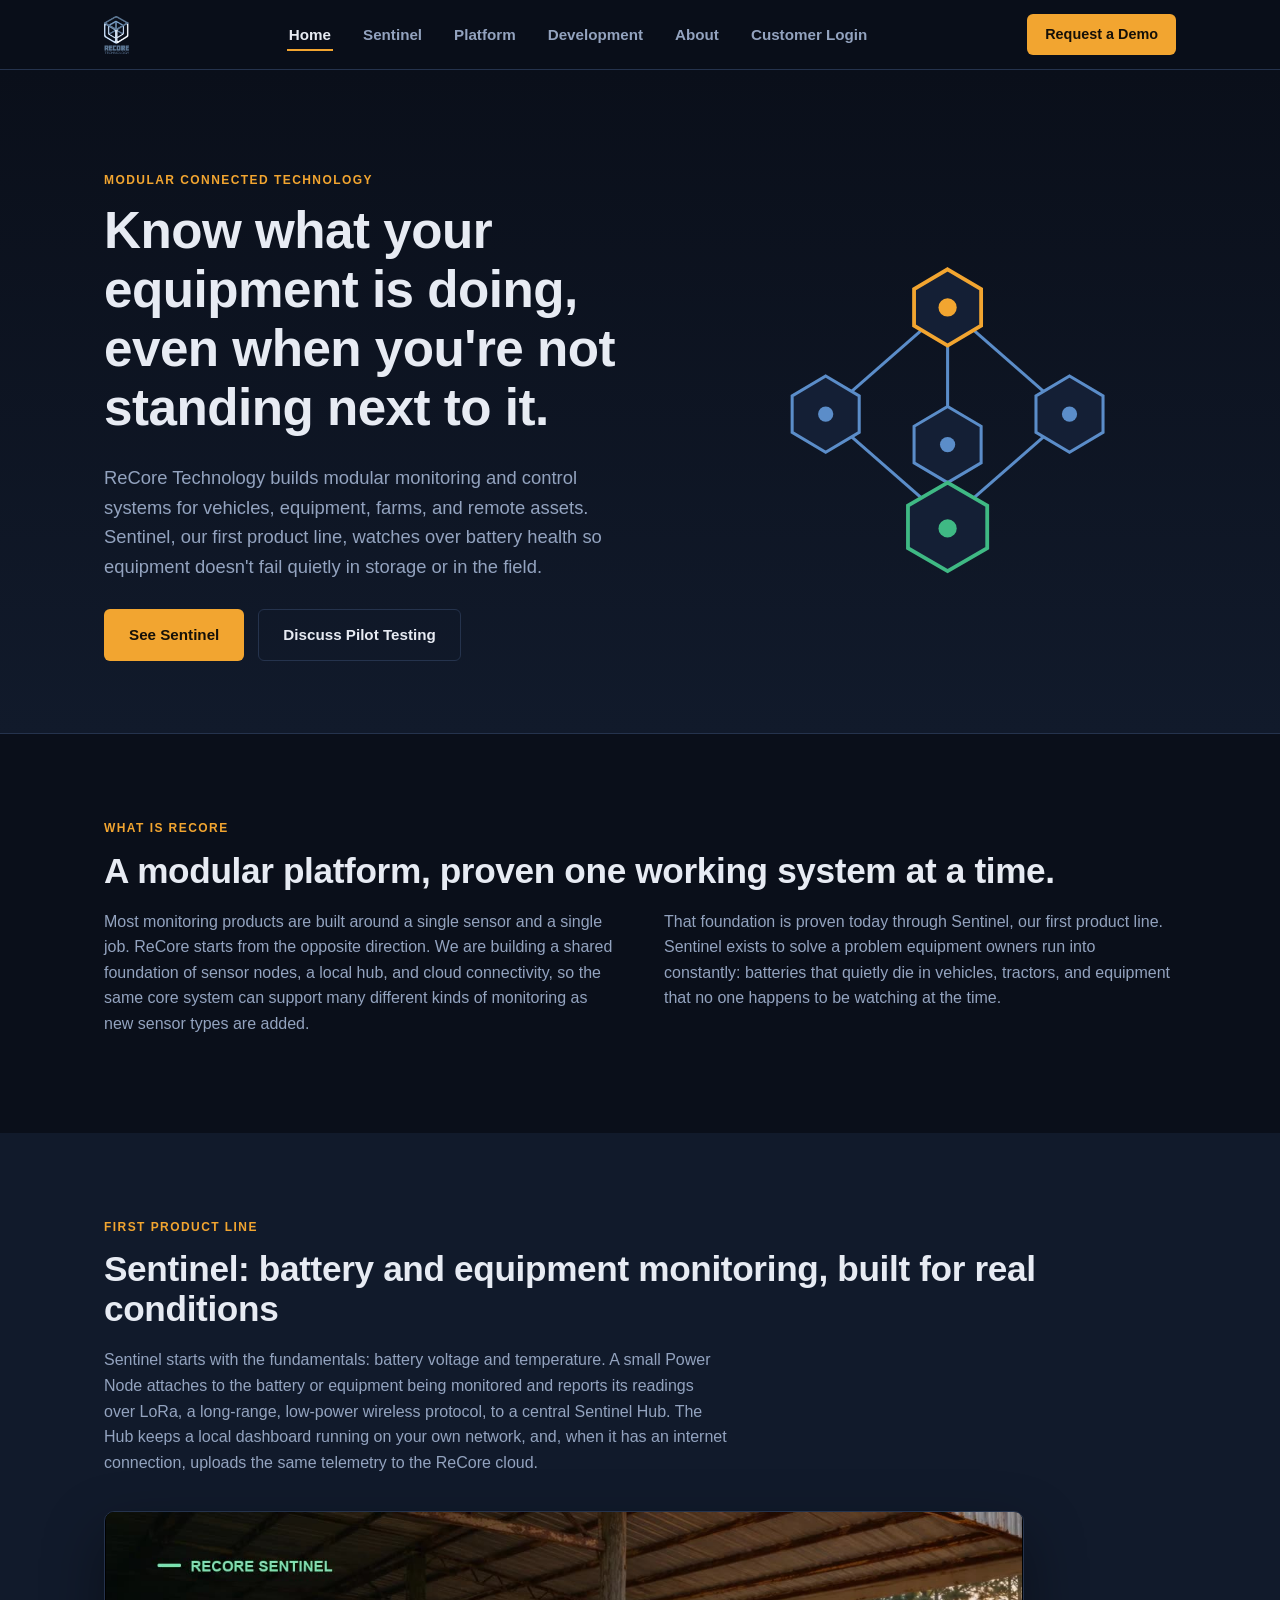
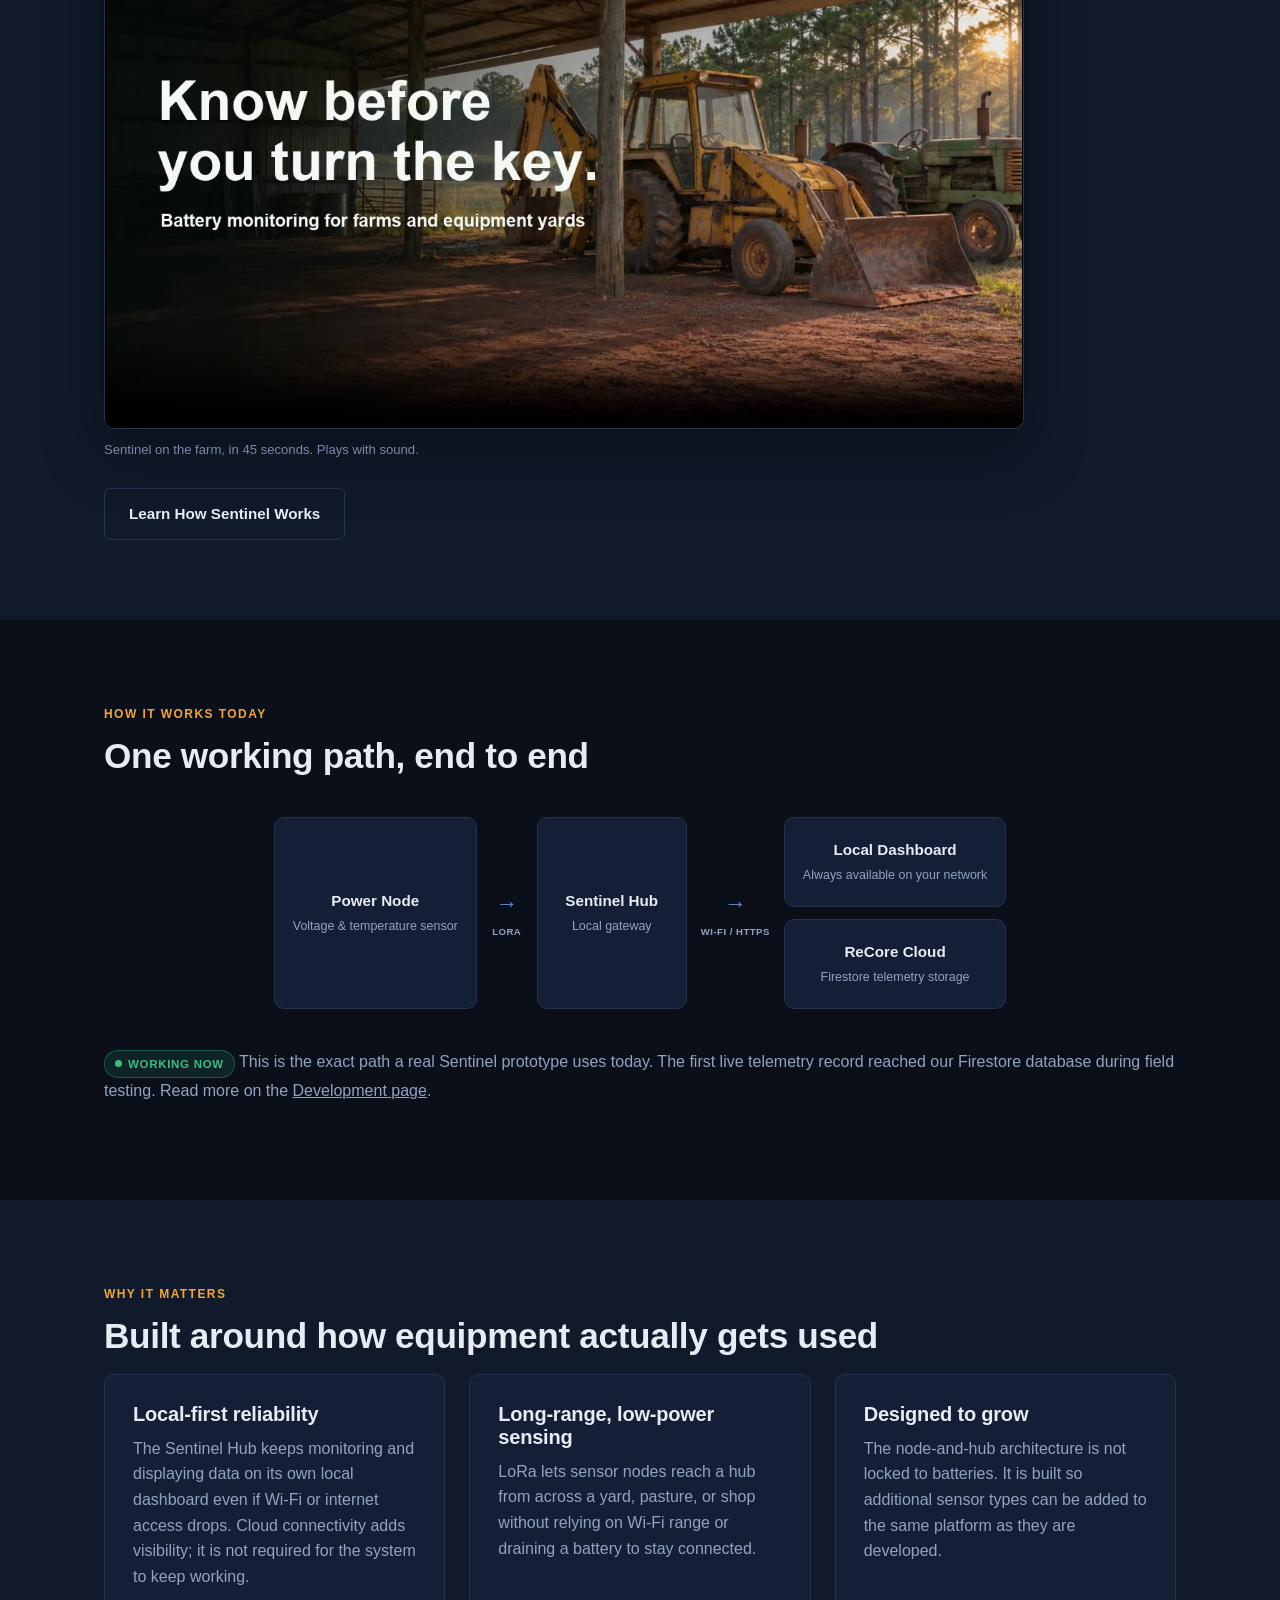
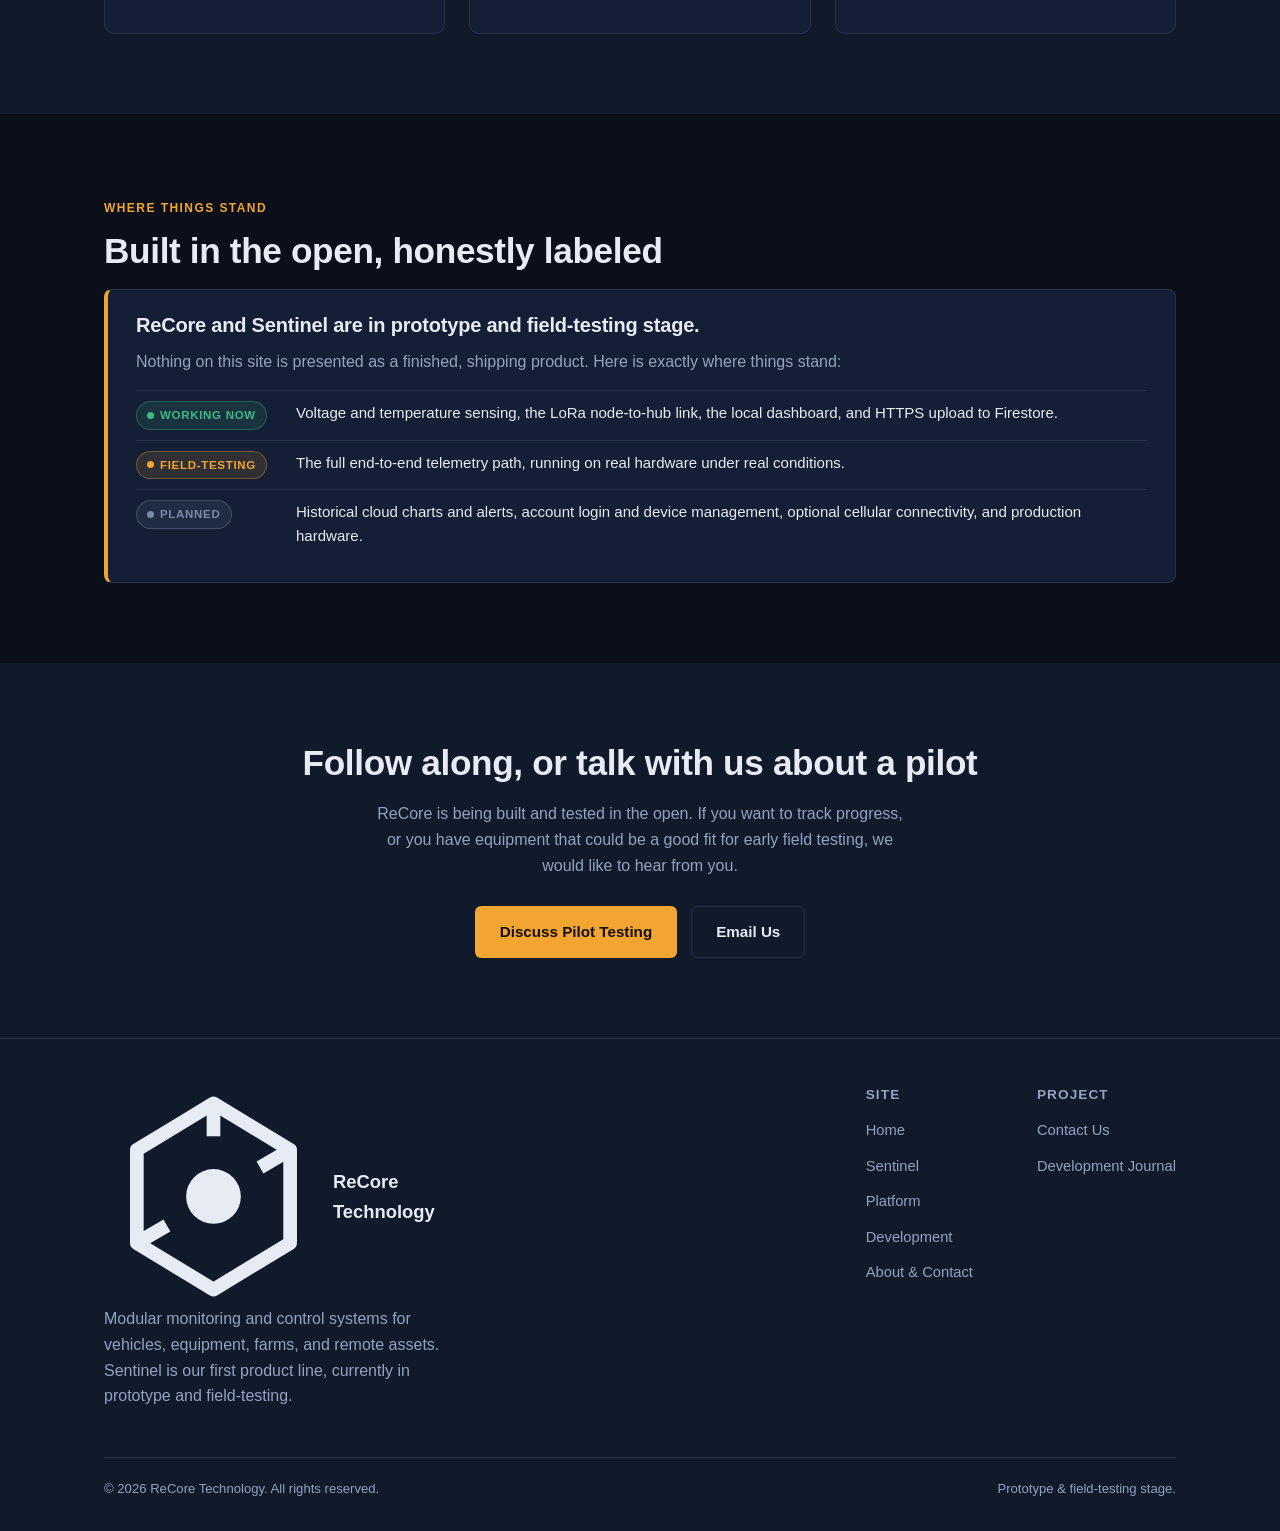
<file: index.html>
<!DOCTYPE html>
<html lang="en">
<head>
<meta charset="UTF-8">
<meta name="viewport" content="width=device-width, initial-scale=1.0">
<title>ReCore Technology | Modular Monitoring for the Equipment You Rely On</title>
<meta name="description" content="ReCore Technology builds modular monitoring and control systems for vehicles, equipment, farms, and remote assets. Sentinel, our first product line, monitors battery health today.">
<link rel="icon" href="assets/favicon.svg" type="image/svg+xml">
<meta property="og:title" content="ReCore Technology">
<meta property="og:description" content="Modular monitoring and control systems for vehicles, equipment, farms, and remote assets, starting with Sentinel.">
<meta property="og:type" content="website">
<meta name="theme-color" content="#0a0f1a">
<link rel="stylesheet" href="css/styles.css">
</head>
<body>
<a class="skip-link" href="#main">Skip to content</a>
<header class="site-header">
<nav class="nav-wrap" aria-label="Primary">
<a class="brand" href="index.html">
<img src="assets/logo.png" alt="ReCore Technology" class="brand-logo">
</a>
<button class="nav-toggle" type="button" aria-expanded="false" aria-controls="primary-nav" aria-label="Toggle navigation">&#9776;</button>
<ul class="nav-links" id="primary-nav">
<li><a href="index.html" aria-current="page">Home</a></li>
<li><a href="sentinel.html">Sentinel</a></li>
<li><a href="platform.html">Platform</a></li>
<li><a href="development.html">Development</a></li>
<li><a href="about.html">About</a></li>
<li><a href="app/">Customer Login</a></li>
</ul>
<a class="nav-cta" href="about.html#contact">Request a Demo</a>
</nav>
</header>
<main id="main">
<section class="hero">
<div class="container hero-grid">
<div>
<p class="eyebrow">Modular Connected Technology</p>
<h1>Know what your equipment is doing, even when you're not standing next to it.</h1>
<p class="lead">ReCore Technology builds modular monitoring and control systems for vehicles, equipment, farms, and remote assets. Sentinel, our first product line, watches over battery health so equipment doesn't fail quietly in storage or in the field.</p>
<div class="btn-row">
<a class="btn btn-primary" href="sentinel.html">See Sentinel</a>
<a class="btn btn-secondary" href="about.html#contact">Discuss Pilot Testing</a>
</div>
</div>
<div class="hero-art">
<svg viewBox="0 0 300 260" width="100%" height="auto" role="img" aria-label="Diagram of connected sensor nodes">
<g fill="none" stroke="#5b8dc9" stroke-width="2">
<line x1="150" y1="60" x2="70" y2="130"/>
<line x1="150" y1="60" x2="230" y2="130"/>
<line x1="150" y1="60" x2="150" y2="150"/>
<line x1="70" y1="130" x2="150" y2="200"/>
<line x1="230" y1="130" x2="150" y2="200"/>
<line x1="150" y1="150" x2="150" y2="200"/>
</g>
<g>
<polygon points="150,35 172,48 172,72 150,85 128,72 128,48" fill="#141f35" stroke="#f2a530" stroke-width="2.5"/>
<circle cx="150" cy="60" r="6" fill="#f2a530"/>
</g>
<g>
<polygon points="70,105 92,118 92,142 70,155 48,142 48,118" fill="#141f35" stroke="#5b8dc9" stroke-width="2"/>
<circle cx="70" cy="130" r="5" fill="#5b8dc9"/>
</g>
<g>
<polygon points="230,105 252,118 252,142 230,155 208,142 208,118" fill="#141f35" stroke="#5b8dc9" stroke-width="2"/>
<circle cx="230" cy="130" r="5" fill="#5b8dc9"/>
</g>
<g>
<polygon points="150,125 172,138 172,162 150,175 128,162 128,138" fill="#141f35" stroke="#5b8dc9" stroke-width="2"/>
<circle cx="150" cy="150" r="5" fill="#5b8dc9"/>
</g>
<g>
<polygon points="150,175 176,190 176,218 150,233 124,218 124,190" fill="#141f35" stroke="#3fb984" stroke-width="2.5"/>
<circle cx="150" cy="205" r="6" fill="#3fb984"/>
</g>
</svg>
</div>
</div>
</section>
<section class="section">
<div class="container">
<p class="eyebrow">What Is ReCore</p>
<h2>A modular platform, proven one working system at a time.</h2>
<div class="two-col">
<p>Most monitoring products are built around a single sensor and a single job. ReCore starts from the opposite direction. We are building a shared foundation of sensor nodes, a local hub, and cloud connectivity, so the same core system can support many different kinds of monitoring as new sensor types are added.</p>
<p>That foundation is proven today through Sentinel, our first product line. Sentinel exists to solve a problem equipment owners run into constantly: batteries that quietly die in vehicles, tractors, and equipment that no one happens to be watching at the time.</p>
</div>
</div>
</section>
<section class="section section-alt">
<div class="container">
<p class="eyebrow">First Product Line</p>
<h2>Sentinel: battery and equipment monitoring, built for real conditions</h2>
<p style="max-width:70ch">Sentinel starts with the fundamentals: battery voltage and temperature. A small Power Node attaches to the battery or equipment being monitored and reports its readings over LoRa, a long-range, low-power wireless protocol, to a central Sentinel Hub. The Hub keeps a local dashboard running on your own network, and, when it has an internet connection, uploads the same telemetry to the ReCore cloud.</p>
<figure class="video-figure">
<video controls playsinline preload="metadata" poster="assets/video/sentinel-farm-story-poster.jpg" aria-label="Sentinel farm story video">
<source src="assets/video/sentinel-farm-story.mp4" type="video/mp4">
<a href="assets/video/sentinel-farm-story.mp4">Watch the Sentinel farm story video</a>
</video>
<figcaption>Sentinel on the farm, in 45 seconds. Plays with sound.</figcaption>
</figure>
<div class="btn-row">
<a class="btn btn-secondary" href="sentinel.html">Learn How Sentinel Works</a>
</div>
</div>
</section>
<section class="section">
<div class="container">
<p class="eyebrow">How It Works Today</p>
<h2>One working path, end to end</h2>
<div class="diagram">
<div class="diagram-node"><strong>Power Node</strong><span>Voltage &amp; temperature sensor</span></div>
<div class="diagram-arrow">&#8594;<small>LoRa</small></div>
<div class="diagram-node"><strong>Sentinel Hub</strong><span>Local gateway</span></div>
<div class="diagram-arrow">&#8594;<small>Wi&#8209;Fi / HTTPS</small></div>
<div class="diagram-col">
<div class="diagram-branch">
<div class="diagram-node"><strong>Local Dashboard</strong><span>Always available on your network</span></div>
<div class="diagram-node"><strong>ReCore Cloud</strong><span>Firestore telemetry storage</span></div>
</div>
</div>
</div>
<p><span class="status status-working">Working now</span> This is the exact path a real Sentinel prototype uses today. The first live telemetry record reached our Firestore database during field testing. Read more on the <a href="development.html">Development page</a>.</p>
</div>
</section>
<section class="section section-alt">
<div class="container">
<p class="eyebrow">Why It Matters</p>
<h2>Built around how equipment actually gets used</h2>
<div class="grid grid-3">
<div class="card">
<h3>Local-first reliability</h3>
<p>The Sentinel Hub keeps monitoring and displaying data on its own local dashboard even if Wi-Fi or internet access drops. Cloud connectivity adds visibility; it is not required for the system to keep working.</p>
</div>
<div class="card">
<h3>Long-range, low-power sensing</h3>
<p>LoRa lets sensor nodes reach a hub from across a yard, pasture, or shop without relying on Wi-Fi range or draining a battery to stay connected.</p>
</div>
<div class="card">
<h3>Designed to grow</h3>
<p>The node-and-hub architecture is not locked to batteries. It is built so additional sensor types can be added to the same platform as they are developed.</p>
</div>
</div>
</div>
</section>
<section class="section">
<div class="container">
<p class="eyebrow">Where Things Stand</p>
<h2>Built in the open, honestly labeled</h2>
<div class="disclosure">
<h3>ReCore and Sentinel are in prototype and field-testing stage.</h3>
<p>Nothing on this site is presented as a finished, shipping product. Here is exactly where things stand:</p>
<table class="status-table">
<tr><td><span class="status status-working">Working now</span></td><td>Voltage and temperature sensing, the LoRa node-to-hub link, the local dashboard, and HTTPS upload to Firestore.</td></tr>
<tr><td><span class="status status-testing">Field-testing</span></td><td>The full end-to-end telemetry path, running on real hardware under real conditions.</td></tr>
<tr><td><span class="status status-planned">Planned</span></td><td>Historical cloud charts and alerts, account login and device management, optional cellular connectivity, and production hardware.</td></tr>
</table>
</div>
</div>
</section>
<section class="section section-alt">
<div class="container" style="text-align:center">
<h2>Follow along, or talk with us about a pilot</h2>
<p style="max-width:60ch;margin:0 auto 8px">ReCore is being built and tested in the open. If you want to track progress, or you have equipment that could be a good fit for early field testing, we would like to hear from you.</p>
<div class="btn-row" style="justify-content:center">
<a class="btn btn-primary" href="about.html#contact">Discuss Pilot Testing</a>
<a class="btn btn-secondary" href="mailto:info@recoretechnology.com">Email Us</a>
</div>
</div>
</section>
</main>
<footer class="site-footer">
<div class="container">
<div class="footer-grid">
<div class="footer-brand">
<a class="brand" href="index.html">
<svg viewBox="0 0 40 40" aria-hidden="true"><polygon points="20,3 34,11.5 34,28.5 20,37 6,28.5 6,11.5" fill="none" stroke="currentColor" stroke-width="2.5" stroke-linejoin="round"/><circle cx="20" cy="20" r="5" fill="currentColor"/><line x1="20" y1="3" x2="20" y2="9" stroke="currentColor" stroke-width="2.5"/><line x1="34" y1="11.5" x2="28.5" y2="14.7" stroke="currentColor" stroke-width="2.5"/><line x1="6" y1="28.5" x2="11.5" y2="25.3" stroke="currentColor" stroke-width="2.5"/></svg>
ReCore Technology
</a>
<p>Modular monitoring and control systems for vehicles, equipment, farms, and remote assets. Sentinel is our first product line, currently in prototype and field-testing.</p>
</div>
<div class="footer-cols">
<div class="footer-col">
<h4>Site</h4>
<ul>
<li><a href="index.html">Home</a></li>
<li><a href="sentinel.html">Sentinel</a></li>
<li><a href="platform.html">Platform</a></li>
<li><a href="development.html">Development</a></li>
<li><a href="about.html">About &amp; Contact</a></li>
</ul>
</div>
<div class="footer-col">
<h4>Project</h4>
<ul>
<li><a href="mailto:info@recoretechnology.com">Contact Us</a></li>
<li><a href="development.html#milestones">Development Journal</a></li>
</ul>
</div>
</div>
</div>
<div class="footer-bottom">
<span>&copy; <span data-year>2026</span> ReCore Technology. All rights reserved.</span>
<span>Prototype &amp; field-testing stage.</span>
</div>
</div>
</footer>
<script src="js/main.js"></script>
</body>
</html>
</file>
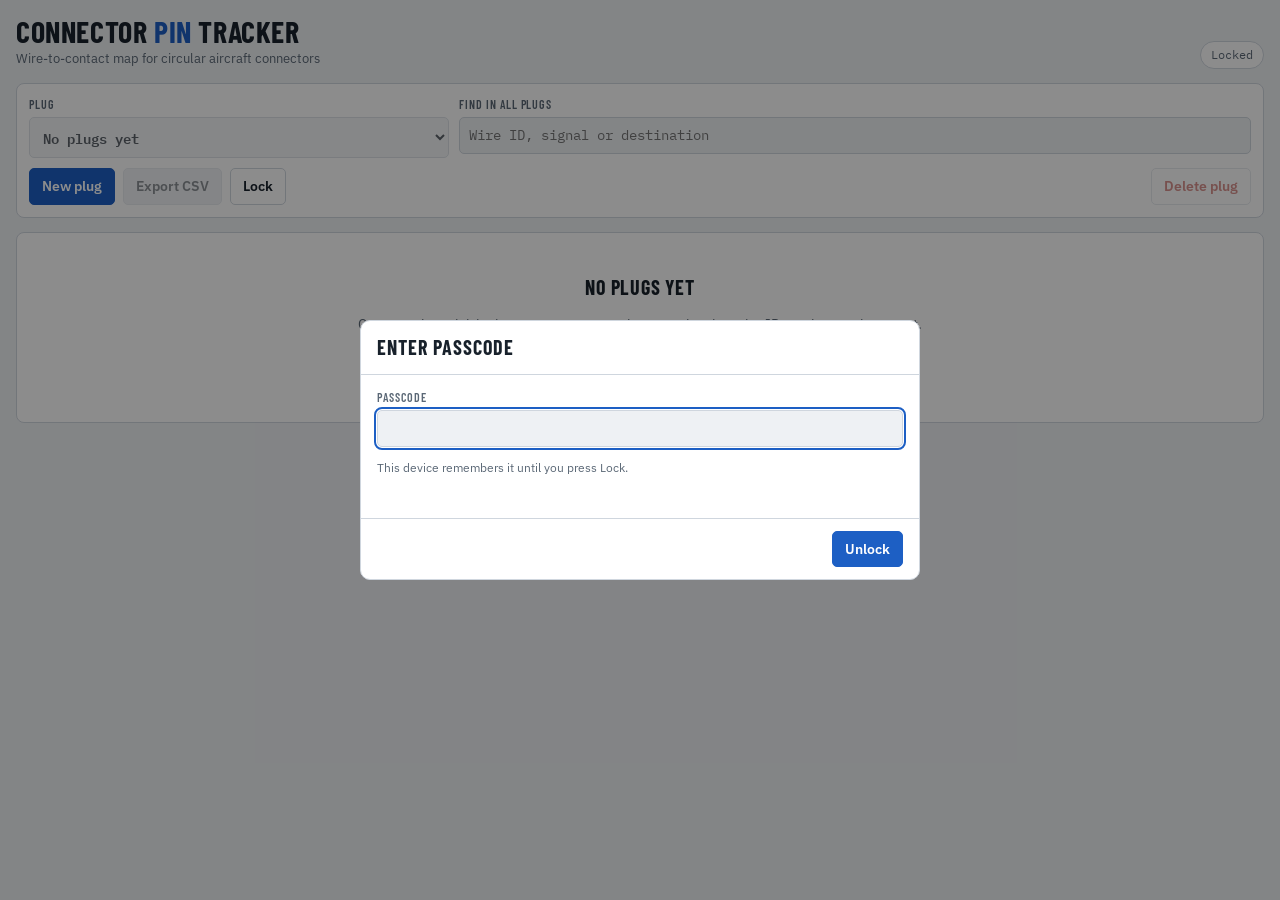
<file: pin-tracker/index.html>
<!doctype html>
<html lang="en">
<head>
<meta charset="utf-8">
<meta name="viewport" content="width=device-width,initial-scale=1,viewport-fit=cover">
<meta name="robots" content="noindex,nofollow">
<link rel="icon" href="/assets/favicon.svg" type="image/svg+xml">
<link rel="manifest" href="manifest.webmanifest">
<link rel="apple-touch-icon" href="icons/apple-touch-icon.png">
<meta name="apple-mobile-web-app-capable" content="yes">
<meta name="mobile-web-app-capable" content="yes">
<meta name="apple-mobile-web-app-title" content="Pin Tracker">
<meta name="apple-mobile-web-app-status-bar-style" content="default">
<meta name="theme-color" content="#eef1f4" media="(prefers-color-scheme: light)">
<meta name="theme-color" content="#0f1419" media="(prefers-color-scheme: dark)">
<title>Connector Pin Tracker</title>
<link rel="preconnect" href="https://fonts.googleapis.com">
<link rel="stylesheet" href="https://fonts.googleapis.com/css2?family=Barlow+Condensed:wght@500;600;700&family=IBM+Plex+Sans:wght@400;500;600&family=IBM+Plex+Mono:wght@400;500;600&display=swap">
<style>
[hidden]{display:none!important}
html{color-scheme:light}
body{margin:0}

/* Layout: work-bench split — entry sheet left, insert face right (sticky), stacks on phones */
:root{
  --bg:#eef1f4; --panel:#ffffff; --sunk:#e3e7ec; --line:#cfd6de; --fg:#18212b; --muted:#5b6876;
  --accent:#1d5fc4; --accent-ink:#ffffff; --hl:#f0a21a; --hl-soft:#fdf0d6; --match:#2c9a5b;
  --shell:#c9cfd6; --shell-edge:#9aa3ad; --insert:#7d3b26; --insert-dsub:#41464e; --insert-edge:#5b2817; --hole:#26140d; --gold:#d8b25a; --pin-ink:#fbe9df;
  --danger:#b3261e;
  --f-display:"Barlow Condensed","Arial Narrow",sans-serif;
  --f-body:"IBM Plex Sans",system-ui,-apple-system,"Segoe UI",sans-serif;
  --f-mono:"IBM Plex Mono",ui-monospace,Menlo,Consolas,monospace;
}
@media (prefers-color-scheme: dark){:root:not([data-theme="light"]){
  --bg:#0f1419; --panel:#171e26; --sunk:#1f2832; --line:#2c3743; --fg:#e4e9ee; --muted:#93a0ad;
  --accent:#5c9bff; --accent-ink:#06121f; --hl:#f5b33a; --hl-soft:#3a2d12; --match:#4cc581;
  --shell:#4a535d; --shell-edge:#6b757f; --insert:#6a3220; --insert-dsub:#2e3238; --insert-edge:#4a2013; --hole:#1a0c07; --gold:#e0bd68; --pin-ink:#f6dfd2;
  --danger:#ff7b72; color-scheme:dark}}
:root[data-theme="dark"]{
  --bg:#0f1419; --panel:#171e26; --sunk:#1f2832; --line:#2c3743; --fg:#e4e9ee; --muted:#93a0ad;
  --accent:#5c9bff; --accent-ink:#06121f; --hl:#f5b33a; --hl-soft:#3a2d12; --match:#4cc581;
  --shell:#4a535d; --shell-edge:#6b757f; --insert:#6a3220; --insert-dsub:#2e3238; --insert-edge:#4a2013; --hole:#1a0c07; --gold:#e0bd68; --pin-ink:#f6dfd2;
  --danger:#ff7b72; color-scheme:dark}
*{box-sizing:border-box}
body{background:var(--bg);color:var(--fg);font-family:var(--f-body);font-size:14px;line-height:1.45;
  padding-left:max(16px,env(safe-area-inset-left,0px));padding-right:max(16px,env(safe-area-inset-right,0px));padding-top:max(16px,env(safe-area-inset-top,0px));padding-bottom:max(40px,calc(env(safe-area-inset-bottom,0px) + 24px))}
.wrap{max-width:1400px;margin:0 auto;display:flex;flex-direction:column;gap:14px}
header.top{display:flex;flex-wrap:wrap;align-items:flex-end;gap:12px 20px;justify-content:space-between}
h1{font-family:var(--f-display);font-weight:700;font-size:30px;letter-spacing:.02em;margin:0;line-height:1;text-transform:uppercase}
h1 span{color:var(--accent)}
.sub{color:var(--muted);font-size:13px;margin-top:4px}
.status{font-family:var(--f-mono);font-size:12px;padding:4px 10px;border-radius:999px;border:1px solid var(--line);color:var(--muted);background:var(--panel);white-space:nowrap}
.status.ok{color:var(--match);border-color:color-mix(in srgb,var(--match) 45%,var(--line))}
.status.busy{color:var(--hl)}
.bar{display:flex;flex-direction:column;gap:10px;background:var(--panel);border:1px solid var(--line);border-radius:8px;padding:12px}
.bar-fields{display:flex;flex-wrap:wrap;gap:10px}
.bar-fields .field{flex:1 1 240px}
.bar-fields .plugfield{max-width:420px}
.bar-actions{display:flex;flex-wrap:wrap;gap:8px;align-items:center}
.bar-actions #btnDel{margin-left:auto}
@media (max-width:640px){.bar-fields .plugfield{max-width:none}}
.field{display:flex;flex-direction:column;gap:4px;min-width:0}
.field label,.lbl{font-family:var(--f-display);font-weight:600;font-size:12px;letter-spacing:.08em;text-transform:uppercase;color:var(--muted)}
input,select,textarea{font:inherit;color:var(--fg);background:var(--bg);border:1px solid var(--line);border-radius:5px;padding:7px 9px;min-width:0}
input:focus,select:focus,textarea:focus,button:focus-visible,.used-item:focus-visible{outline:2px solid var(--accent);outline-offset:1px}
select#plugSel{font-family:var(--f-mono);font-weight:600;width:100%}
button{font:inherit;font-weight:600;cursor:pointer;border-radius:5px;padding:7px 12px;border:1px solid var(--line);background:var(--sunk);color:var(--fg)}
button.primary{background:var(--accent);border-color:var(--accent);color:var(--accent-ink)}
button.ghost{background:transparent}
button.danger{color:var(--danger)}
button:disabled{opacity:.5;cursor:default}
.grow{flex:1}
.main{display:grid;grid-template-columns:minmax(0,1fr) minmax(320px,1.05fr);gap:14px;align-items:start}
@media (max-width:900px){.main{grid-template-columns:minmax(0,1fr)}.side{position:static!important}}
.card{background:var(--panel);border:1px solid var(--line);border-radius:8px;min-width:0}
.card h2{font-family:var(--f-display);font-weight:700;font-size:16px;letter-spacing:.06em;text-transform:uppercase;margin:0}
.card-h{display:flex;flex-wrap:wrap;gap:8px 12px;align-items:center;justify-content:space-between;padding:10px 12px;border-bottom:1px solid var(--line)}
.meta{display:grid;grid-template-columns:repeat(auto-fit,minmax(150px,1fr));gap:10px;padding:12px}
.meta .wide{grid-column:1/-1}
.search{display:flex;gap:8px;flex-wrap:wrap;align-items:center;padding:10px 12px;border-bottom:1px solid var(--line)}
.search input{flex:1;min-width:180px;font-family:var(--f-mono)}
.seg{display:inline-flex;border:1px solid var(--line);border-radius:5px;overflow:hidden}
.seg button{border:0;border-radius:0;background:transparent;font-weight:500;padding:6px 10px;color:var(--muted)}
.seg button[aria-pressed="true"]{background:var(--sunk);color:var(--fg);font-weight:600}
.hint{font-size:12px;color:var(--muted)}
.tbl-wrap{overflow:auto;max-height:68vh}
table{border-collapse:collapse;width:100%;min-width:860px}
thead th{position:sticky;top:0;background:var(--sunk);font-family:var(--f-display);font-weight:600;font-size:12px;letter-spacing:.08em;text-transform:uppercase;color:var(--muted);text-align:left;padding:7px 6px;border-bottom:1px solid var(--line);z-index:1}
tbody td{padding:3px 4px;border-bottom:1px solid color-mix(in srgb,var(--line) 60%,transparent);vertical-align:middle}
tbody td input{width:100%;border-color:transparent;background:transparent;padding:5px 6px;font-size:13px}
tbody td input:hover{border-color:var(--line)}
tbody td input:focus{background:var(--bg)}
td.pin{font-family:var(--f-mono);font-weight:600;width:52px;text-align:center;font-variant-numeric:tabular-nums}
td.pin span{display:inline-block;min-width:34px;padding:2px 6px;border-radius:4px;background:var(--sunk)}
tr.used td.pin span{background:color-mix(in srgb,var(--gold) 35%,var(--sunk))}
tr.hl td{background:var(--hl-soft)}
tr.hl td.pin span{background:var(--hl);color:#1d1404}
col.c-w{width:19%} col.c-m{width:17%} col.c-g{width:60px} col.c-s{width:18%} col.c-d{width:16%}
td.m input{font-family:var(--f-mono)}
td.m input::placeholder{color:var(--muted);opacity:.55;font-style:italic}
tr.diff td.m input{color:var(--accent);font-weight:600}
tr.diff td.pin span{box-shadow:inset 0 0 0 2px var(--accent)}
.used-item .mate{color:var(--accent);font-family:var(--f-mono);font-size:12px;overflow-wrap:anywhere}
td.w input{font-family:var(--f-mono)}
.gfield{min-width:0}
.gfield input{font-family:var(--f-mono)}
.glist{list-style:none;margin:0;padding:6px;max-height:300px;overflow:auto;display:flex;flex-direction:column;gap:2px}
.gitem{width:100%;display:grid;grid-template-columns:minmax(90px,auto) 52px minmax(0,1fr);gap:10px;align-items:start;text-align:left;background:transparent;border:0;border-radius:5px;padding:7px 8px;font-weight:400}
.gitem:hover,.gitem:focus-visible{background:var(--hl-soft)}
.gitem .gp{font-family:var(--f-mono);font-weight:600;color:var(--accent);overflow-wrap:anywhere}
.gitem .gpin{font-family:var(--f-mono);font-weight:600;text-align:center;background:color-mix(in srgb,var(--gold) 35%,var(--sunk));border-radius:4px;padding:1px 4px}
.gitem .gd{min-width:0;display:flex;flex-direction:column;gap:2px}
.gitem .gd small{color:var(--muted);font-size:12px;overflow-wrap:anywhere}
.gitem mark{background:var(--hl);color:#1d1404;border-radius:2px;padding:0 1px}
.gnone{padding:12px;color:var(--muted)}
.empty-row td{padding:20px;text-align:center;color:var(--muted)}
.side{position:sticky;top:12px;display:flex;flex-direction:column;gap:14px}
.face{padding:10px 12px 4px;display:flex;flex-direction:column;align-items:center;gap:6px}
.faces{display:grid;grid-template-columns:repeat(auto-fit,minmax(200px,1fr));gap:10px;width:100%}
.faces.wide{grid-template-columns:minmax(0,1fr)}
.faces.wide .facesvg{max-width:none}
.faces figure{margin:0;display:flex;flex-direction:column;align-items:center;gap:4px;min-width:0}
.faces figcaption{font-family:var(--f-display);font-weight:700;font-size:13px;letter-spacing:.08em;text-transform:uppercase;text-align:center;display:flex;flex-direction:column;line-height:1.15}
.faces figcaption small{font-family:var(--f-body);font-weight:400;font-size:11px;letter-spacing:0;text-transform:none;color:var(--muted)}
.facesvg{width:100%;max-width:340px;height:auto;display:block;touch-action:manipulation}.readout{font-family:var(--f-mono);font-size:13px;min-height:42px;width:100%;border-top:1px dashed var(--line);padding:8px 2px 10px;color:var(--muted)}
.readout b{color:var(--fg)}
.pin-g{cursor:pointer}
.pin-g circle.body{fill:var(--hole);stroke:var(--insert-edge);stroke-width:.6}
.pin-g circle.tip{fill:var(--gold)}
.pin-g text{fill:var(--pin-ink);font-family:var(--f-mono);font-weight:600;text-anchor:middle;dominant-baseline:central;pointer-events:none;opacity:.85}
.pin-g.used circle.body{fill:color-mix(in srgb,var(--gold) 70%,var(--hole));stroke:var(--gold)}
.pin-g.used text{fill:#1d1404;opacity:1}
.pin-g.used circle.tip,.pin-g.hl circle.tip{display:none}
.pin-g circle.tenmark{fill:none;stroke:var(--pin-ink);stroke-width:.9;opacity:.85}
.pin-g.diff circle.ring{stroke:var(--accent);stroke-width:1.6}
.pin-g.hl circle.ring{stroke:var(--hl);stroke-width:2.4}
.pin-g.dim{opacity:.28}
.pin-g.match circle.body{stroke:var(--match);stroke-width:1.6}
.pin-g circle.ring{fill:none;stroke:var(--hl);stroke-width:0;transition:stroke-width .12s}
.pin-g.hl circle.ring{stroke-width:2.4}
.pin-g.hl circle.body{fill:var(--hl);stroke:var(--hl)}
.pin-g.hl text{fill:#1d1404;opacity:1}
@media (prefers-reduced-motion:reduce){.pin-g circle.ring{transition:none}}
.legend{display:flex;gap:14px;flex-wrap:wrap;font-size:12px;color:var(--muted);padding:0 12px 10px}
.legend i{display:inline-block;width:11px;height:11px;border-radius:50%;vertical-align:-1px;margin-right:5px;border:1px solid var(--line)}
.used-list{list-style:none;margin:0;padding:6px;max-height:34vh;overflow:auto;display:flex;flex-direction:column;gap:2px}
.used-item{display:grid;grid-template-columns:48px minmax(0,1fr);gap:8px;align-items:start;padding:6px 8px;border-radius:5px;cursor:pointer}
.used-item:hover,.used-item.hl{background:var(--hl-soft)}
.used-item .p{font-family:var(--f-mono);font-weight:600;text-align:center;background:color-mix(in srgb,var(--gold) 35%,var(--sunk));border-radius:4px;padding:1px 4px}
.used-item.hl .p{background:var(--hl);color:#1d1404}
.chips{display:flex;flex-wrap:wrap;gap:4px}
.chip{font-family:var(--f-mono);font-size:12px;padding:1px 7px;border-radius:3px;border:1px solid var(--line);background:var(--bg)}
.used-item .sig{font-size:12px;color:var(--muted);overflow-wrap:anywhere}
.none{padding:14px;color:var(--muted);font-size:13px}
.count{font-family:var(--f-mono);font-size:12px;color:var(--muted)}
.overlay{position:fixed;inset:0;background:color-mix(in srgb,#000 45%,transparent);display:flex;align-items:center;justify-content:center;padding:16px;z-index:50}
.modal{background:var(--panel);border:1px solid var(--line);border-radius:10px;width:min(560px,100%);max-height:90vh;overflow:auto;display:flex;flex-direction:column}
.modal h3{font-family:var(--f-display);font-weight:700;letter-spacing:.05em;text-transform:uppercase;font-size:20px;margin:0}
.modal .mb{padding:14px 16px;display:grid;grid-template-columns:1fr 1fr;gap:12px}
.modal .mb .wide{grid-column:1/-1}
@media (max-width:480px){.modal .mb{grid-template-columns:1fr}}
.modal .mh,.modal .mf{padding:12px 16px;display:flex;gap:8px;align-items:center;justify-content:space-between}
.modal .mh{border-bottom:1px solid var(--line)}
.modal .mf{border-top:1px solid var(--line);justify-content:flex-end}
.err{color:var(--danger);font-size:12px;min-height:16px}
.tpl-info{font-size:12px;color:var(--muted);background:var(--sunk);border-radius:5px;padding:8px 10px}
textarea.csv{width:100%;min-height:200px;font-family:var(--f-mono);font-size:12px}
.blank{padding:40px 16px;text-align:center;color:var(--muted);display:flex;flex-direction:column;gap:12px;align-items:center}
.blank strong{font-family:var(--f-display);font-size:20px;letter-spacing:.04em;text-transform:uppercase;color:var(--fg)}
</style>

</head>
<body>
<div class="wrap">
  <header class="top">
    <div>
      <h1>Connector <span>Pin</span> Tracker</h1>
      <div class="sub">Wire-to-contact map for circular aircraft connectors</div>
    </div>
    <span class="status" id="status">Starting…</span>
  </header>

  <div class="bar">
    <div class="bar-fields">
      <div class="field plugfield">
        <label for="plugSel">Plug</label>
        <select id="plugSel"></select>
      </div>
      <div class="field gfield">
        <label for="gq">Find in all plugs</label>
        <input id="gq" type="search" placeholder="Wire ID, signal or destination" autocomplete="off" aria-controls="gres">
      </div>
    </div>
    <div class="bar-actions">
      <button class="primary" id="btnNew" type="button">New plug</button>
      <button type="button" id="btnExport">Export CSV</button>
      <button type="button" class="ghost" id="btnLock" title="Forget the passcode on this device">Lock</button>
      <button type="button" class="ghost danger" id="btnDel">Delete plug</button>
    </div>
  </div>

  <section class="card gres" id="gres" hidden aria-live="polite">
    <div class="card-h"><h2>Matches across all plugs</h2><span class="count" id="gcount"></span></div>
    <ul class="glist" id="glist"></ul>
  </section>

  <div id="blank" class="card blank" hidden>
    <strong>No plugs yet</strong>
    <div>Create a plug, pick its insert arrangement, then start logging wire IDs against each contact.</div>
    <button class="primary" type="button" id="btnNew2">New plug</button>
  </div>

  <div class="main" id="mainArea" hidden>
    <section class="card" aria-label="Pin entries">
      <div class="card-h">
        <h2 id="plugTitle">—</h2>
        <span class="count" id="plugCount"></span>
      </div>
      <div class="meta">
        <div class="field"><label for="m_plugId">Plug ID</label><input id="m_plugId" autocomplete="off"></div>
        <div class="field"><label for="m_part">Part number</label><input id="m_part" autocomplete="off" placeholder="e.g. D38999/26WD35PN"></div>
        <div class="field"><label for="m_loc">Location / zone</label><input id="m_loc" autocomplete="off" placeholder="e.g. Sta 180, LH sidewall"></div>
        <div class="field"><label for="m_desc">Description</label><input id="m_desc" autocomplete="off" placeholder="What it connects"></div>
        <div class="field"><label for="m_mate">Mates with</label><input id="m_mate" autocomplete="off" placeholder="Connector on the other side, e.g. P1401A"></div>
        <div class="field"><label>Arrangement</label><input id="m_arr" disabled></div>
        <div class="field"><label for="m_layout">Numbering</label><select id="m_layout"><option value="spiral">Spiral from center</option><option value="rows">Rows, top to bottom</option></select></div>
        <div class="field"><label for="m_dir">Spiral direction (from front)</label><select id="m_dir"><option value="cw">Clockwise</option><option value="ccw">Counter-clockwise</option></select></div>
        <div class="field"><label for="m_start">Ring starts at (from front)</label><select id="m_start"><option value="211">Past 7 o'clock corner (standard spiral)</option><option value="0">12 o'clock (key)</option><option value="30">1 o'clock</option><option value="60">2 o'clock</option><option value="90">3 o'clock</option><option value="120">4 o'clock</option><option value="150">5 o'clock</option><option value="180">6 o'clock</option><option value="210">7 o'clock</option><option value="240">8 o'clock</option><option value="270">9 o'clock</option><option value="300">10 o'clock</option><option value="330">11 o'clock</option></select></div>
      </div>
      <div class="search">
        <input id="q" type="search" placeholder="Search pin, wire ID, signal, destination…  (exact pin # jumps to it, Enter to edit)" autocomplete="off" aria-label="Search pins">
        <div class="seg" role="group" aria-label="Rows to show">
          <button type="button" data-show="all" aria-pressed="true">All</button>
          <button type="button" data-show="used" aria-pressed="false">Used</button>
          <button type="button" data-show="open" aria-pressed="false">Open</button>
          <button type="button" data-show="diff" aria-pressed="false" title="Pins whose wire ID changes on the mating side">Changes</button>
        </div>
      </div>
      <div class="tbl-wrap" id="tblWrap">
        <table>
          <colgroup><col><col class="c-w"><col class="c-m"><col class="c-g"><col class="c-s"><col class="c-d"><col></colgroup>
          <thead><tr><th>Pin</th><th id="thWire">Wire ID(s)</th><th id="thMate" title="Leave blank when the wire keeps its ID through the connector">Mating side</th><th>AWG</th><th>Signal / function</th><th>Destination</th><th>Notes</th></tr></thead>
          <tbody id="rows"></tbody>
        </table>
      </div>
    </section>

    <aside class="side">
      <section class="card" aria-label="Insert face">
        <div class="card-h">
          <h2>Insert face</h2>
          <span class="count" id="faceR"></span>
        </div>
        <div class="face">
          <div class="faces">
            <figure><figcaption>Front · mating face<small id="capFront">pins extruding</small></figcaption>
              <svg id="faceMate" class="facesvg" viewBox="-112 -112 224 224" role="img" aria-label="Insert viewed from mating face"></svg></figure>
            <figure><figcaption>Rear · wire side<small>contact insertion side · mirror of front</small></figcaption>
              <svg id="faceRear" class="facesvg" viewBox="-112 -112 224 224" role="img" aria-label="Insert viewed from rear, wire side"></svg></figure>
          </div>
          <div class="readout" id="readout">Hover a contact or a row to inspect it.</div>
        </div>
        <div class="legend">
          <span><i style="background:var(--hole)"></i>Open</span>
          <span><i style="background:var(--gold)"></i>Wired</span>
          <span><i style="background:var(--hl)"></i>Selected</span>
          <span><i style="background:transparent;border:2px solid var(--match)"></i>Search match</span>
          <span><i style="background:transparent;border:2px solid var(--accent)"></i>ID changes at mate</span>
        </div>
      </section>
      <section class="card" aria-label="Used pins">
        <div class="card-h"><h2>Used pins</h2><span class="count" id="usedCount"></span></div>
        <ul class="used-list" id="usedList"></ul>
      </section>
      <p class="hint" id="faceHint" style="margin:0">Arcs mark every tenth contact (10, 20, 30…), matching the marks molded into the insert. If they don't line up with your insert, change the spiral direction or starting position for this plug.</p>
    </aside>
  </div>
</div>

<div class="overlay" id="keyDlg" hidden>
  <form class="modal" id="keyForm" novalidate>
    <div class="mh"><h3>Enter passcode</h3></div>
    <div class="mb"><div class="field wide"><label for="keyIn">Passcode</label><input id="keyIn" type="password" autocomplete="current-password"></div>
      <div class="hint wide">This device remembers it until you press Lock.</div>
      <div class="err wide" id="keyErr"></div></div>
    <div class="mf"><button class="primary" type="submit">Unlock</button></div>
  </form>
</div>

<div class="overlay" id="newDlg" hidden>
  <form class="modal" id="newForm" novalidate>
    <div class="mh"><h3>New plug</h3><button type="button" class="ghost" data-close>Cancel</button></div>
    <div class="mb">
      <div class="field"><label for="n_id">Plug ID *</label><input id="n_id" autocomplete="off" placeholder="e.g. P204"></div>
      <div class="field"><label for="n_part">Part number</label><input id="n_part" autocomplete="off" placeholder="optional"></div>
      <div class="field wide"><label for="n_tpl">Insert arrangement</label><select id="n_tpl"></select></div>
      <div class="field" id="n_customWrap" hidden><label for="n_count">Contact count</label><input id="n_count" type="number" min="1" max="200" value="20"></div>
      <div class="field" id="n_schemeWrap" hidden><label for="n_scheme">Contact labels</label><select id="n_scheme"><option value="num">Numbers (1, 2, 3…)</option><option value="let">Letters (A, B, C… a, b…)</option></select></div>
      <div class="field"><label for="n_insert">Insert type</label><select id="n_insert"><option value="pin">Pin contacts (P)</option><option value="socket">Socket contacts (S)</option></select></div>
      <div class="field"><label for="n_loc">Location / zone</label><input id="n_loc" autocomplete="off"></div>
      <div class="field wide"><label for="n_desc">Description</label><input id="n_desc" autocomplete="off"></div>
      <div class="tpl-info wide" id="n_info"></div>
      <div class="err wide" id="n_err"></div>
    </div>
    <div class="mf"><button type="button" class="ghost" data-close>Cancel</button><button class="primary" type="submit">Create plug</button></div>
  </form>
</div>

<div class="overlay" id="delDlg" hidden>
  <div class="modal" role="dialog" aria-labelledby="delH">
    <div class="mh"><h3 id="delH">Delete plug?</h3></div>
    <div class="mb"><div class="wide" id="delMsg"></div></div>
    <div class="mf"><button type="button" class="ghost" data-close>Keep it</button><button type="button" class="primary" id="delYes" style="background:var(--danger);border-color:var(--danger)">Delete</button></div>
  </div>
</div>

<div class="overlay" id="csvDlg" hidden>
  <div class="modal">
    <div class="mh"><h3>Export CSV</h3><button type="button" class="ghost" data-close>Close</button></div>
    <div class="mb"><div class="wide"><textarea class="csv" id="csvText" readonly></textarea></div></div>
    <div class="mf"><span class="hint grow" id="csvMsg"></span><button type="button" class="primary" id="csvCopy">Copy</button></div>
  </div>
</div>

<script>
(function(){
"use strict";
// ---------- Templates ----------
const FAMILIES=[
 {id:"hex",fam:"Concentric hex — numbered from center (1 in the middle, spiraling out)",short:"Hex",scheme:"num",contact:"",layout:"spiral",items:[["7-pos",7],["19-pos",19],["37-pos",37],["61-pos",61],["91-pos",91],["127-pos",127]]},
 {id:"d22",fam:"MIL-DTL-38999 Series III / IV — size 22D (high density)",short:"MIL-DTL-38999",scheme:"num",contact:"#22D",layout:"spiral",items:[["9-35",6],["11-35",13],["13-35",22],["15-35",37],["17-35",55],["19-35",66],["21-35",79],["23-35",100],["25-35",128]]},
 {id:"d20",fam:"MIL-DTL-38999 — size 20",short:"MIL-DTL-38999",scheme:"let",contact:"#20",layout:"spiral",items:[["11-98",6],["13-98",10],["15-19",19],["17-26",26],["19-32",32],["21-41",41],["23-53",53],["25-61",61]]},
 {id:"m26",fam:"MIL-DTL-26482 / MS3470 / MS3116 — size 20",short:"MIL-DTL-26482",scheme:"let",contact:"#20",layout:"spiral",items:[["10-6",6],["12-10",10],["14-19",19],["16-26",26],["18-32",32],["20-41",41],["22-55",55],["24-61",61]]},
 {id:"m50",fam:"MIL-DTL-5015 / MS3106 — size 16",short:"MIL-DTL-5015",scheme:"let",contact:"#16",layout:"rows",items:[["14S-5",5],["16S-1",7],["18-1",10],["20-27",14],["22-14",19],["28-21",37]]},
 {id:"dhd",fam:"D-sub high density — M24308 HD (#22D)",short:"D-sub HD",scheme:"num",contact:"#22D",layout:"dsub",items:[["DE-15",15,[5,5,5]],["DA-26",26,[9,9,8]],["DB-44",44,[15,15,14]],["DC-62",62,[21,21,20]],["DD-78",78,[20,20,19,19]]]},
 {id:"dsd",fam:"D-sub standard density — M24308 (#20)",short:"D-sub",scheme:"num",contact:"#20",layout:"dsub",items:[["DE-9",9,[5,4]],["DA-15",15,[8,7]],["DB-25",25,[13,12]],["DC-37",37,[19,18]],["DD-50",50,[17,16,17]]]}
];
const TPL={};
FAMILIES.forEach(f=>f.items.forEach(([a,n,rows])=>{const k=f.id+":"+a;TPL[k]={key:k,fam:f.fam,arr:a,count:n,scheme:f.scheme,contact:f.contact,layout:f.layout,short:f.short,rows};}));
const DEFAULT_TPL="hex:61-pos";

function labels(n,scheme){
  if(scheme==="num") return Array.from({length:n},(_,i)=>String(i+1));
  const up="ABCDEFGHJKLMNPRSTUVWXYZ".split(""); const lo="abcdefghjkmnprstuvwxyz".split("");
  const seq=[...up,...lo]; up.forEach(c=>seq.push(c+c)); lo.forEach(c=>seq.push(c+c));
  while(seq.length<n) seq.push(String(seq.length+1));
  return seq.slice(0,n);
}
// Returns contact centers in FRONT-VIEW coordinates (mating face, pins extruding, key at 12 o'clock), in label order. Rear view is the mirror.
const layoutCache={};
const H=Math.sqrt(3)/2;
function hexGrid(R){const g=[];for(let r=-R;r<=R;r++){const off=(Math.abs(r)%2)*0.5;for(let c=-R;c<=R;c++){const x=c+off,y=r*H,q=x-r/2;g.push({x,y,ring:(Math.abs(q)+Math.abs(r)+Math.abs(q+r))/2});}}return g;}
// D-sub: straight rows in a trapezoid shell, wide side up. Pin-face view: pin 1 top-left, left to right, row by row.
function dsubLayout(rows){
  const most=Math.max(...rows), k=Math.min(200/(most+3),22), dy=k*0.9;
  const pts=[]; let shift=0;
  rows.forEach((cnt,ri)=>{
    if(ri>0) shift=cnt===rows[ri-1]?(shift?0:0.5):0; // equal rows stagger by half a pitch
    const y=(ri-(rows.length-1)/2)*dy;
    for(let i=0;i<cnt;i++) pts.push({x:(i-(cnt-1)/2+shift)*k,y});
  });
  const tan=Math.tan(10*Math.PI/180), pad=k*0.8;
  const yTop=Math.min(...pts.map(p=>p.y))-pad, yBot=Math.max(...pts.map(p=>p.y))+pad;
  const hwTop=Math.max(...pts.map(p=>Math.abs(p.x)+pad+(p.y-yTop)*tan));
  return {pts,r:k*0.4,dsub:{hwTop,hwBot:hwTop-(yBot-yTop)*tan,yTop,yBot,k}};
}
function roundPoly(P,rc){ // closed path through points with rounded corners
  let d="";
  P.forEach((c,i)=>{const a=P[(i+P.length-1)%P.length],b=P[(i+1)%P.length];
    const t=(q)=>{const dx=q.x-c.x,dy=q.y-c.y,l=Math.hypot(dx,dy)||1;return {x:c.x+dx/l*rc,y:c.y+dy/l*rc};};
    const s1=t(a),s2=t(b); d+=(i?"L":"M")+s1.x.toFixed(2)+" "+s1.y.toFixed(2)+"Q"+c.x.toFixed(2)+" "+c.y.toFixed(2)+" "+s2.x.toFixed(2)+" "+s2.y.toFixed(2);});
  return d+"Z";
}
function dsubShape(g){ // returns svg + viewBox for the shell, flange and insert
  const D=(o,r)=>roundPoly([{x:-(g.hwTop+o),y:g.yTop-o},{x:g.hwTop+o,y:g.yTop-o},{x:g.hwBot+o,y:g.yBot+o},{x:-(g.hwBot+o),y:g.yBot+o}],r);
  const sh=g.k*0.45+3, fx=g.hwTop+sh+26, fy1=g.yTop-sh-7, fy2=g.yBot+sh+7, hole=g.hwTop+sh+13;
  let s=`<rect x="${(-fx).toFixed(2)}" y="${fy1.toFixed(2)}" width="${(2*fx).toFixed(2)}" height="${(fy2-fy1).toFixed(2)}" rx="3" fill="var(--shell)" stroke="var(--shell-edge)" stroke-width="1.2"/>`;
  [-hole,hole].forEach(x=>{s+=`<circle cx="${x.toFixed(2)}" cy="${((fy1+fy2)/2).toFixed(2)}" r="4.6" fill="var(--bg)" stroke="var(--shell-edge)" stroke-width="1"/>`;});
  s+=`<path d="${D(sh,7)}" fill="var(--sunk)" stroke="var(--shell-edge)" stroke-width="1.2"/>`;
  s+=`<path d="${D(0,5)}" fill="var(--insert-dsub)" stroke="var(--insert-edge)" stroke-width="1"/>`;
  return {s,vb:`${(-fx-3).toFixed(1)} ${(fy1-3).toFixed(1)} ${(2*fx+6).toFixed(1)} ${(fy2-fy1+6).toFixed(1)}`};
}
function layout(n,mode,dir,start,rows){
  if(mode==="dsub"&&rows&&rows.length){const k2="dsub|"+rows.join(",");return layoutCache[k2]||(layoutCache[k2]=dsubLayout(rows));}
  const key=[n,mode,dir,start].join("|"); if(layoutCache[key]) return layoutCache[key];
  let pts;
  const st=(Number(start)||0)*Math.PI/180, TAU=Math.PI*2;
  const ang=p=>{let a=Math.atan2(p.x,-p.y); a=((a-st)%TAU+TAU)%TAU; if(dir==="ccw")a=(TAU-a)%TAU; return Math.round(a*1e6)/1e6;};
  if(n===1) pts=[{x:0,y:0}];
  else if(mode!=="rows"){
    // concentric hex rings around a center contact: 1, 6, 12, 18, 24 …
    const g=hexGrid(12).map(p=>({...p,a:ang(p)}));
    g.sort((a,b)=>a.ring-b.ring||a.a-b.a);
    pts=g.slice(0,n);
  }else{
    const base=hexGrid(16);
    const centers=[{x:0,y:0},{x:0.5,y:0},{x:0.25,y:H/2},{x:0.5,y:H/3}];
    let best=null;
    centers.forEach(ct=>{
      const s=base.map(p=>({x:p.x-ct.x,y:p.y-ct.y})).map(p=>({...p,d:Math.round(Math.hypot(p.x,p.y)*1e4)/1e4,a:Math.atan2(p.x,-p.y)}));
      s.sort((a,b)=>a.d-b.d||a.a-b.a);
      const gap=s[n].d-s[n-1].d;
      if(!best||gap>best.gap+1e-6) best={gap,pts:s.slice(0,n)};
    });
    pts=best.pts;
    const mx=pts.reduce((a,p)=>a+p.x,0)/n,my=pts.reduce((a,p)=>a+p.y,0)/n;
    pts=pts.map(p=>({x:p.x-mx,y:p.y-my}));
    pts.sort((a,b)=>(Math.round(a.y*10)-Math.round(b.y*10))||(a.x-b.x));
  }
  const maxr=Math.max(...pts.map(p=>Math.hypot(p.x,p.y)),0.001);
  const k=n===1?20:Math.min(80/(maxr+0.55),34);
  const out={pts:pts.map(p=>({x:p.x*k,y:p.y*k})),r:k*0.38};
  layoutCache[key]=out; return out;
}
function plugLayout(p){const t=TPL[p.tpl];return layout(p.count,p.layout||(t&&t.layout)||"spiral",p.dir||"cw",p.start??211,p.rows||(t&&t.rows));}

// ---------- State ----------
const S={plugs:{},cur:null,key:"",show:"all",q:"",hl:null,db:null,dl:null,mode:"init"};
const pending={}; const inflight={};
let localTimer=null;
const $=id=>document.getElementById(id);
const esc=s=>String(s??"").replace(/[&<>"]/g,c=>({"&":"&amp;","<":"&lt;",">":"&gt;",'"':"&quot;"}[c]));

function deepMerge(a,b){const o={...(a||{})};for(const k in b){const v=b[k];o[k]=(v&&typeof v==="object"&&!Array.isArray(v))?deepMerge(o[k],v):v;}return o;}
function effective(id){return pending[id]?deepMerge(S.plugs[id],pending[id]):S.plugs[id];}
function curPlug(){return S.cur?effective(S.cur):null;}
function pinData(p,label){return (p&&p.pins&&p.pins[label])||{};}
function isUsed(d){return !!(d&&((d.w||"").trim()||(d.m||"").trim()||(d.s||"").trim()||(d.d||"").trim()));}
const normIds=v=>(v||"").toLowerCase().split(/[,;\n]+/).map(x=>x.trim().replace(/\s+/g," ")).filter(Boolean).join(",");
function isDiff(d){return !!(d&&normIds(d.m)&&normIds(d.m)!==normIds(d.w));}
function mateHeads(p){$("thWire").textContent=p.mate?`${p.plugId||"This"} side`:"Wire ID(s)";$("thMate").textContent=p.mate?`${p.mate} side`:"Mating side";}
function wires(d){return (d.w||"").split(/[,;\n]+/).map(s=>s.trim().replace(/\s+/g," ")).filter(Boolean);}

function setStatus(txt,cls){const el=$("status");el.textContent=txt;el.className="status "+(cls||"");}

// ---------- Storage (Cloudflare Pages Function + D1) ----------
const LKEY="pintrack.v1";
const API="/api/pins/plugs";
function getKey(){try{return localStorage.getItem(LKEY+".key")||"";}catch(e){return S.key||"";}}
function setKey(k){S.key=k;try{if(k)localStorage.setItem(LKEY+".key",k);else localStorage.removeItem(LKEY+".key");}catch(e){}}
class ApiError extends Error{constructor(status,msg){super(msg);this.status=status;}}
async function api(path,method,body){
  const r=await fetch(API+path,{method:method||"GET",headers:{"x-pin-key":S.key||getKey(),...(body?{"content-type":"application/json"}:{})},body:body?JSON.stringify(body):undefined,cache:"no-store"});
  let data={};try{data=await r.json();}catch(e){}
  if(!r.ok) throw new ApiError(r.status,data.error||("Request failed ("+r.status+")"));
  return data;
}
function handleApiError(e){
  if(e.status===401){setKey("");askKey("That passcode didn't work. Enter it again.");return true;}
  setStatus(e.message||"Offline — changes will retry","busy");return false;
}

function queuePatch(id,patch){
  pending[id]=deepMerge(pending[id],patch);
  setStatus("Saving…","busy");
  clearTimeout(queuePatch["t"+id]);
  queuePatch["t"+id]=setTimeout(()=>flush(id),900);
}
async function flush(id){
  if(inflight[id]||!pending[id]) return;
  const patch=pending[id]; inflight[id]=true;
  try{
    await api("/"+id,"PATCH",patch);
    S.plugs[id]=deepMerge(S.plugs[id],patch);
    if(pending[id]===patch) delete pending[id];
    else pending[id]=subtract(pending[id],patch);
    setStatus("Saved","ok");
  }catch(e){
    inflight[id]=false;
    if(e.status===401){handleApiError(e);return;}
    if(e.status===404){delete pending[id];setStatus("That plug was deleted elsewhere","busy");return;}
    if(e.status===429||e.status===503){setStatus(e.message,"busy");return;}
    setStatus("Save failed — retrying","busy");
    setTimeout(()=>flush(id),4000+Math.random()*2000);
    return;
  }
  inflight[id]=false;
  if(pending[id]) flush(id);
}
function flushAll(){Object.keys(pending).forEach(id=>{clearTimeout(queuePatch["t"+id]);flush(id);});}
function subtract(newer,sent){ // drop identical leaves already sent
  const o={};for(const k in newer){const v=newer[k];if(v&&typeof v==="object"){const r=subtract(v,(sent||{})[k]||{});if(Object.keys(r).length)o[k]=r;}else if(!sent||sent[k]!==v)o[k]=v;}return o;
}
async function createPlug(doc){
  const id="p"+Date.now().toString(36)+Math.random().toString(36).slice(2,6);
  doc.created=Date.now();doc.pins={};
  const r=await api("/"+id,"PUT",doc);
  S.plugs[id]=r.plug||doc;
  return id;
}
async function deletePlug(id){
  await api("/"+id,"DELETE");
  delete S.plugs[id]; delete pending[id];
}

// ---------- Rendering ----------
function plugIds(){return Object.keys(S.plugs).sort((a,b)=>String(S.plugs[a].plugId||"").localeCompare(String(S.plugs[b].plugId||""),undefined,{numeric:true}));}
function renderSelector(){
  const sel=$("plugSel"); const ids=plugIds();
  sel.innerHTML=ids.map(id=>{const p=effective(id);const t=TPL[p.tpl];return `<option value="${id}">${esc(p.plugId||"(no ID)")} · ${esc(t?t.arr:(p.count+" ct"))}${p.desc?" · "+esc(p.desc):""}</option>`;}).join("");
  if(S.cur&&ids.includes(S.cur)) sel.value=S.cur;
  const has=ids.length>0;
  $("blank").hidden=has; $("mainArea").hidden=!has; $("btnDel").disabled=!has; $("btnExport").disabled=!has; sel.disabled=!has;
  if(!has) sel.innerHTML=`<option>No plugs yet</option>`;
}
function arrText(p){const t=TPL[p.tpl];return t?`${t.short} ${t.arr} · ${p.count}${t.contact?" × "+t.contact:" contacts"}`:`Custom · ${p.count} contacts`;}

let rowEls={};
function buildPlug(){
  const p=curPlug(); if(!p) return;
  const L=labels(p.count,p.scheme);
  ["plugId","part","loc","desc","mate"].forEach(k=>{const el=$("m_"+k);if(document.activeElement!==el)el.value=p[k]||"";});
  $("m_arr").value=arrText(p);
  const tb=$("rows"); rowEls={};
  tb.innerHTML=L.map((lab,i)=>{const d=pinData(p,lab);return `<tr data-pin="${esc(lab)}">
   <td class="pin"><span>${esc(lab)}</span></td>
   <td class="w"><input id="r${i}_w" data-f="w" value="${esc(d.w)}" aria-label="Pin ${esc(lab)} wire IDs" autocomplete="off"></td>
   <td class="m"><input id="r${i}_m" data-f="m" value="${esc(d.m)}" placeholder="same" aria-label="Pin ${esc(lab)} mating-side wire IDs, if different" autocomplete="off"></td>
   <td><input id="r${i}_g" data-f="g" value="${esc(d.g)}" aria-label="Pin ${esc(lab)} AWG" autocomplete="off" inputmode="numeric"></td>
   <td><input id="r${i}_s" data-f="s" value="${esc(d.s)}" aria-label="Pin ${esc(lab)} signal" autocomplete="off"></td>
   <td><input id="r${i}_d" data-f="d" value="${esc(d.d)}" aria-label="Pin ${esc(lab)} destination" autocomplete="off"></td>
   <td><input id="r${i}_n" data-f="n" value="${esc(d.n)}" aria-label="Pin ${esc(lab)} notes" autocomplete="off"></td></tr>`;}).join("")+`<tr class="empty-row" id="noRows" hidden><td colspan="7">No pins match this search.</td></tr>`;
  tb.querySelectorAll("tr[data-pin]").forEach(tr=>rowEls[tr.dataset.pin]=tr);
  mateHeads(p);
  buildFace();
  refresh();
}
function syncInputs(){ // apply remote updates without stomping the field being typed in
  const p=curPlug(); if(!p) return;
  ["plugId","part","loc","desc","mate"].forEach(k=>{const el=$("m_"+k);if(document.activeElement!==el)el.value=p[k]||"";});
  for(const lab in rowEls){const d=pinData(p,lab);rowEls[lab].querySelectorAll("input").forEach(inp=>{if(inp!==document.activeElement){const v=d[inp.dataset.f]||"";if(inp.value!==v)inp.value=v;}});}
}
let pinEls={};
function faceSvg(p,L,pts,r,mirror,showTips,geo){
  const fs=geo?r*1.05:Math.max(3.2,Math.min(r*0.95,9))*(L.some(l=>l.length>2)?0.8:1);
  let s;
  if(geo){ s=dsubShape(geo).s; }
  else{
  s=`<circle r="108" fill="var(--shell)" stroke="var(--shell-edge)" stroke-width="1.5"/>`;
  s+=`<circle r="96" fill="var(--sunk)" stroke="var(--shell-edge)" stroke-width="1"/>`;
  s+=`<circle r="91" fill="var(--insert)" stroke="var(--insert-edge)" stroke-width="1.2"/>`;
  s+=`<rect x="-7" y="-108" width="14" height="15" rx="1.5" fill="var(--sunk)" stroke="var(--shell-edge)" stroke-width="1"/>`;
  s+=`<text x="0" y="-100" fill="var(--muted)" font-size="5.5" font-family="IBM Plex Mono, monospace" text-anchor="middle" dominant-baseline="central">KEY</text>`;
  }
  pts.forEach((pt,i)=>{const lab=L[i];const x=(pt.x*(mirror?-1:1)).toFixed(2),y=pt.y.toFixed(2);
    s+=`<g class="pin-g" data-pin="${esc(lab)}" transform="translate(${x} ${y})"><circle class="ring" r="${(r+2.4).toFixed(2)}"/><circle class="body" r="${r.toFixed(2)}"/>${showTips?`<circle class="tip" r="${(r*0.28).toFixed(2)}" opacity=".9"/>`:""}${!geo&&/^\d+$/.test(lab)&&Number(lab)%10===0?`<circle class="tenmark" r="${(r+1.3).toFixed(2)}" stroke-dasharray="${((r+1.3)*Math.PI*1.4).toFixed(2)} 99" transform="rotate(${mirror?-200:20})"/>`:""}<text font-size="${fs.toFixed(2)}">${esc(lab)}</text><title>Pin ${esc(lab)}</title></g>`;});
  return s;
}
function buildFace(){
  const p=curPlug(); const L=labels(p.count,p.scheme); const {pts,r,dsub}=plugLayout(p);
  const sock=p.insert==="socket"; // a socket insert's mating face is the mirror of the pin face
  pinEls={};
  $("faceMate").closest(".faces").classList.toggle("wide",!!dsub);
  $("capFront").textContent=sock?"socket face · mirror of pin face":"pins extruding";
  const vb=dsub?dsubShape(dsub).vb:"-112 -112 224 224";
  [["faceMate",sock,false],["faceRear",!sock,false]].forEach(([id,mir,tips])=>{
    const svg=$(id); svg.setAttribute("viewBox",vb); svg.innerHTML=faceSvg(p,L,pts,r,mir,tips,dsub);
    svg.querySelectorAll(".pin-g").forEach(g=>(pinEls[g.dataset.pin]=pinEls[g.dataset.pin]||[]).push(g));
  });
  $("faceR").textContent=(p.insert==="pin"?"Pin insert":"Socket insert")+" · "+p.count+" contacts";
  $("m_layout").value=p.layout||"spiral"; $("m_dir").value=p.dir||"cw"; $("m_start").value=String(p.start??211);
  $("m_dir").disabled=$("m_start").disabled=(p.layout==="rows");
  ["m_layout","m_dir","m_start"].forEach(id=>{$(id).closest(".field").hidden=!!dsub;});
  $("faceHint").hidden=!!dsub;
}
function matches(lab,d,q){if(!q)return true;const t=q.toLowerCase();return lab.toLowerCase()===t||[d.w,d.m,d.g,d.s,d.d,d.n].some(v=>(v||"").toLowerCase().includes(t));}
function exactPin(p,q){if(!q)return null;const L=labels(p.count,p.scheme);if(L.includes(q))return q;const lo=L.filter(l=>l.toLowerCase()===q.toLowerCase());return lo.length===1?lo[0]:null;}
function refresh(){
  const p=curPlug(); if(!p) return;
  const L=labels(p.count,p.scheme); const q=S.q.trim(); let used=0,visible=0;
  const ex=exactPin(p,q);
  L.forEach(lab=>{const d=pinData(p,lab);const u=isUsed(d);const df=isDiff(d);if(u)used++;
    const m=ex?lab===ex:matches(lab,d,q);
    const showRow=m&&(S.show==="all"||(S.show==="used"?u:S.show==="diff"?df:!u));
    const tr=rowEls[lab]; if(tr){tr.hidden=!showRow;tr.classList.toggle("used",u);tr.classList.toggle("diff",df);} if(showRow)visible++;
    (pinEls[lab]||[]).forEach(g=>{g.classList.toggle("used",u);g.classList.toggle("diff",df);g.classList.toggle("match",!!q&&m);g.classList.toggle("dim",!!q&&!m);});
  });
  $("noRows").hidden=visible>0;
  $("noRows").firstElementChild.textContent=S.show==="diff"&&!q?"No wire IDs change at the mating side on this plug.":"No pins match this search.";
  $("plugTitle").textContent=p.plugId||"(no ID)";
  $("plugCount").textContent=`${used} / ${p.count} wired`;
  renderUsed(p,L);
  applyHl();
}
function renderUsed(p,L){
  const list=L.filter(l=>isUsed(pinData(p,l)));
  $("usedCount").textContent=list.length?`${list.length} pins`:"";
  $("usedList").innerHTML=list.length?list.map(l=>{const d=pinData(p,l);const ws=wires(d);
    return `<li class="used-item" tabindex="0" data-pin="${esc(l)}"><span class="p">${esc(l)}</span><div><div class="chips">${ws.length?ws.map(w=>`<span class="chip">${esc(w)}</span>`).join(""):'<span class="sig">no wire ID</span>'}</div>${isDiff(d)?`<div class="mate">⇄ ${p.mate?esc(p.mate)+": ":"mating side: "}${esc(d.m)}</div>`:""}${d.s||d.d?`<div class="sig">${esc(d.s||"")}${d.s&&d.d?" → ":""}${esc(d.d||"")}</div>`:""}</div></li>`;}).join(""):`<li class="none">No pins wired yet. Type a wire ID into any row and it appears here.</li>`;
}
function setHl(lab,scroll){S.hl=lab;applyHl(scroll);}
function applyHl(scroll){
  document.querySelectorAll(".pin-g.hl,tr.hl,.used-item.hl").forEach(e=>e.classList.remove("hl"));
  const lab=S.hl; const p=curPlug();
  if(!lab||!p||!rowEls[lab]){$("readout").innerHTML="Hover a contact or a row to inspect it.";return;}
  (pinEls[lab]||[]).forEach(g=>{g.classList.add("hl");g.parentNode.appendChild(g);});
  rowEls[lab].classList.add("hl");
  const ui=document.querySelector(`.used-item[data-pin="${CSS.escape(lab)}"]`); if(ui) ui.classList.add("hl");
  if(scroll==="row"){const tr=rowEls[lab];if(!tr.hidden)scrollWithin($("tblWrap"),tr);}
  if(scroll==="row"&&ui) scrollWithin($("usedList"),ui);
  const d=pinData(p,lab); const ws=wires(d);
  $("readout").innerHTML=`<b>Pin ${esc(lab)}</b> · ${ws.length?`Wire <b>${ws.map(esc).join(", ")}</b>`:"open"}${d.g?` · ${esc(d.g)} AWG`:""}${isDiff(d)?`<br>⇄ ${p.mate?esc(p.mate)+" side":"Mating side"}: <b>${esc(d.m)}</b>`:""}${d.s?`<br>${esc(d.s)}`:""}${d.d?` → ${esc(d.d)}`:""}${d.n?`<br><span>${esc(d.n)}</span>`:""}`;
}
function scrollWithin(box,el){const b=box.getBoundingClientRect(),e=el.getBoundingClientRect();const head=box.querySelector("thead");const top=b.top+(head?head.offsetHeight:0);
  if(e.top<top) box.scrollTop-=top-e.top+4; else if(e.bottom>b.bottom) box.scrollTop+=e.bottom-b.bottom+4;}

function selectPlug(id){
  S.cur=id; S.hl=null;
  try{localStorage.setItem(LKEY+".cur",id);}catch(e){}
  renderSelector(); buildPlug();
}

// ---------- Search across all plugs ----------
const GFIELDS=[["w","Wire"],["m","Mating side"],["s","Signal"],["d","Dest"],["n","Notes"],["g","AWG"]];
function hiText(v,q){const i=v.toLowerCase().indexOf(q);if(i<0)return esc(v);return esc(v.slice(0,i))+"<mark>"+esc(v.slice(i,i+q.length))+"</mark>"+esc(v.slice(i+q.length));}
function globalSearch(){
  const raw=$("gq").value.trim(); const q=raw.toLowerCase();
  if(!q){$("gres").hidden=true;return;}
  const hits=[];
  for(const id of plugIds()){const p=effective(id);const L=labels(p.count,p.scheme);
    for(const lab of L){const d=pinData(p,lab);
      const f=GFIELDS.filter(([k])=>(d[k]||"").toLowerCase().includes(q));
      if(f.length) hits.push({id,p,lab,d,f,exact:[...wires(d),...wires({w:d.m})].some(w=>w.toLowerCase()===q)});}}
  hits.sort((a,b)=>(b.exact-a.exact)||String(a.p.plugId).localeCompare(String(b.p.plugId),undefined,{numeric:true}));
  const shown=hits.slice(0,100);
  $("gcount").textContent=hits.length?`${hits.length} pin${hits.length===1?"":"s"}${hits.length>100?" · first 100 shown":""}`:"";
  $("glist").innerHTML=shown.length?shown.map((h,i)=>`<li><button type="button" class="gitem" data-i="${i}" data-plug="${h.id}" data-pin="${esc(h.lab)}">
    <span class="gp">${esc(h.p.plugId||"(no ID)")}</span><span class="gpin">${esc(h.lab)}</span>
    <span class="gd"><span>${h.d.w?hiText(h.d.w,q):'<small>no wire ID</small>'}</span>${h.f.filter(([k])=>k!=="w").map(([k,n])=>`<small>${n}: ${hiText(h.d[k],q)}</small>`).join("")}${!h.f.some(([k])=>k!=="w")&&(h.d.s||h.d.d)?`<small>${esc(h.d.s||"")}${h.d.s&&h.d.d?" → ":""}${esc(h.d.d||"")}</small>`:""}</span></button></li>`).join(""):`<li class="gnone">No pin in any plug mentions “${esc(raw)}”.</li>`;
  $("gres").hidden=false;
}
function jumpTo(plug,pin){
  if(S.cur!==plug) selectPlug(plug);
  S.q="";$("q").value="";S.show="all";setShowBtns();refresh();
  setHl(pin,"row");
  const inp=rowEls[pin]&&rowEls[pin].querySelector('input[data-f="w"]');
  if(inp){inp.focus({preventScroll:true});}
  $("mainArea").scrollIntoView({block:"start",behavior:matchMedia("(prefers-reduced-motion: reduce)").matches?"auto":"smooth"});
}
$("gq").addEventListener("input",globalSearch);
$("gq").addEventListener("keydown",e=>{if(e.key==="Enter"){e.preventDefault();const b=$("glist").querySelector(".gitem");if(b)jumpTo(b.dataset.plug,b.dataset.pin);}
  if(e.key==="ArrowDown"){const b=$("glist").querySelector(".gitem");if(b){e.preventDefault();b.focus();}}
  if(e.key==="Escape"){$("gq").value="";globalSearch();}});
$("glist").addEventListener("click",e=>{const b=e.target.closest(".gitem");if(b)jumpTo(b.dataset.plug,b.dataset.pin);});
$("glist").addEventListener("keydown",e=>{const b=e.target.closest(".gitem");if(!b)return;const li=b.parentNode;
  if(e.key==="ArrowDown"||e.key==="ArrowUp"){e.preventDefault();const n=e.key==="ArrowDown"?li.nextElementSibling:li.previousElementSibling;if(n&&n.firstElementChild)n.firstElementChild.focus();else if(e.key==="ArrowUp")$("gq").focus();}});

// ---------- Events ----------
$("plugSel").addEventListener("change",e=>selectPlug(e.target.value));
$("rows").addEventListener("input",e=>{
  const inp=e.target; if(!inp.dataset.f) return; const lab=inp.closest("tr").dataset.pin;
  queuePatch(S.cur,{pins:{[lab]:{[inp.dataset.f]:inp.value}}});
  refreshSoon();
});
let rT=null; function refreshSoon(){clearTimeout(rT);rT=setTimeout(()=>{refresh();if($("gq").value.trim())globalSearch();},120);}
$("rows").addEventListener("focusin",e=>{const tr=e.target.closest("tr[data-pin]");if(tr)setHl(tr.dataset.pin);});
$("rows").addEventListener("mouseover",e=>{const tr=e.target.closest("tr[data-pin]");if(tr&&tr.dataset.pin!==S.hl)setHl(tr.dataset.pin);});
$("rows").addEventListener("mouseleave",()=>{const a=document.activeElement.closest&&document.activeElement.closest("tr[data-pin]");setHl(a?a.dataset.pin:null);});
["faceRear","faceMate"].forEach(id=>{const f=$(id);
f.addEventListener("mouseover",e=>{const g=e.target.closest(".pin-g");if(g&&g.dataset.pin!==S.hl)setHl(g.dataset.pin,"row");});
f.addEventListener("click",e=>{const g=e.target.closest(".pin-g");if(!g)return;const lab=g.dataset.pin;
  if(rowEls[lab].hidden){S.q="";$("q").value="";S.show="all";setShowBtns();refresh();}
  setHl(lab,"row");rowEls[lab].querySelector('input[data-f="w"]').focus({preventScroll:true});});});
$("usedList").addEventListener("mouseover",e=>{const li=e.target.closest(".used-item");if(li&&li.dataset.pin!==S.hl)setHl(li.dataset.pin);});
$("usedList").addEventListener("focusin",e=>{const li=e.target.closest(".used-item");if(li)setHl(li.dataset.pin,"row");});
$("usedList").addEventListener("keydown",e=>{const li=e.target.closest(".used-item");if(!li)return;
  if(e.key==="Enter"){e.preventDefault();rowEls[li.dataset.pin].querySelector('input[data-f="w"]').focus();}
  if(e.key==="ArrowDown"||e.key==="ArrowUp"){e.preventDefault();const n=e.key==="ArrowDown"?li.nextElementSibling:li.previousElementSibling;if(n&&n.focus)n.focus();}});
$("usedList").addEventListener("click",e=>{const li=e.target.closest(".used-item");if(li){setHl(li.dataset.pin,"row");rowEls[li.dataset.pin].querySelector('input[data-f="w"]').focus({preventScroll:true});}});
$("q").addEventListener("input",e=>{S.q=e.target.value;refresh();const p=curPlug();const ex=p&&exactPin(p,S.q.trim());if(ex)setHl(ex,"row");});
$("q").addEventListener("keydown",e=>{if(e.key!=="Enter")return;e.preventDefault();const p=curPlug();if(!p)return;
  const ex=exactPin(p,S.q.trim());const target=ex||Object.keys(rowEls).find(l=>!rowEls[l].hidden);
  if(target){setHl(target,"row");rowEls[target].querySelector('input[data-f="w"]').focus();}});
function setShowBtns(){document.querySelectorAll("[data-show]").forEach(b=>b.setAttribute("aria-pressed",String(b.dataset.show===S.show)));}
document.querySelectorAll("[data-show]").forEach(b=>b.addEventListener("click",()=>{S.show=b.dataset.show;setShowBtns();refresh();}));
["layout","dir","start"].forEach(k=>$("m_"+k).addEventListener("change",e=>{const v=k==="start"?Number(e.target.value):e.target.value;queuePatch(S.cur,{[k]:v});buildFace();refresh();}));
["plugId","part","loc","desc","mate"].forEach(k=>$("m_"+k).addEventListener("input",e=>{queuePatch(S.cur,{[k]:e.target.value});if(k==="mate"||k==="plugId"){mateHeads(curPlug());refreshSoon();}
  if(k==="plugId"||k==="desc"){clearTimeout(renderSelector.t);renderSelector.t=setTimeout(()=>{renderSelector();$("plugTitle").textContent=e.target.value||"(no ID)";},250);}}));

// New plug dialog
function fillTpl(){
  $("n_tpl").innerHTML=FAMILIES.map(f=>`<optgroup label="${esc(f.fam)}">${f.items.map(([a,n])=>`<option value="${f.id}:${a}">${esc(a)} — ${n} contacts</option>`).join("")}</optgroup>`).join("")+`<optgroup label="Other"><option value="custom">Custom contact count…</option></optgroup>`;
  $("n_tpl").value=DEFAULT_TPL;
}
function tplInfo(){
  const v=$("n_tpl").value; const c=v==="custom";
  $("n_customWrap").hidden=!c; $("n_schemeWrap").hidden=!c;
  const t=TPL[v];
  $("n_info").textContent=(c?"Contacts are hex-packed, numbered from the center outward. Choose numbers or letters to match the insert.":`${t.fam}. ${t.arr}: ${t.count}${t.contact?" × "+t.contact:""} contacts, labeled ${t.scheme==="num"?"1–"+t.count:"A, B, C… (I, O, Q skipped)"}.`)+(t&&t.rows?` Rows of ${t.rows.join(" / ")}; pin 1 is top-left on the pin face, numbered left to right, row by row. Socket inserts are drawn mirrored.`:" Spiral direction and starting position can be adjusted after you create it.");
}
function openNew(){$("newForm").reset();fillTpl();tplInfo();$("n_err").textContent="";$("newDlg").hidden=false;$("n_id").focus();}
$("btnNew").addEventListener("click",openNew); $("btnNew2").addEventListener("click",openNew);
$("n_tpl").addEventListener("change",tplInfo);
document.querySelectorAll("[data-close]").forEach(b=>b.addEventListener("click",()=>b.closest(".overlay").hidden=true));
document.addEventListener("keydown",e=>{if(e.key==="Escape")document.querySelectorAll(".overlay").forEach(o=>{if(o.id!=="keyDlg")o.hidden=true;});});
$("newForm").addEventListener("submit",async e=>{
  e.preventDefault();
  const pid=$("n_id").value.trim(); if(!pid){$("n_err").textContent="Enter a plug ID, such as P204 or J12.";$("n_id").focus();return;}
  if(Object.values(S.plugs).some(p=>(p.plugId||"").toLowerCase()===pid.toLowerCase())){$("n_err").textContent=`A plug named ${pid} already exists. Pick it from the Plug list or use a different ID.`;return;}
  const v=$("n_tpl").value; let count,scheme;
  if(v==="custom"){count=Math.max(1,Math.min(200,parseInt($("n_count").value,10)||0));scheme=$("n_scheme").value;}
  else{count=TPL[v].count;scheme=TPL[v].scheme;}
  const doc={plugId:pid,part:$("n_part").value.trim(),loc:$("n_loc").value.trim(),desc:$("n_desc").value.trim(),tpl:v,count,scheme,insert:$("n_insert").value,layout:v==="custom"?"spiral":TPL[v].layout,dir:"cw",start:211,...(v!=="custom"&&TPL[v].rows?{rows:TPL[v].rows}:{})};
  try{const id=await createPlug(doc);$("newDlg").hidden=true;selectPlug(id);}
  catch(err){if(err.status===401){$("newDlg").hidden=true;handleApiError(err);return;}$("n_err").textContent=err.status===409?"That plug already exists. Reload the page to see it.":(err.message||"Couldn't save the plug. Check your connection and try again.");}
});
// Delete
$("btnDel").addEventListener("click",()=>{const p=curPlug();if(!p)return;$("delMsg").textContent=`Delete ${p.plugId||"this plug"} and all ${Object.keys(p.pins||{}).length} pin entries? This can't be undone. Export a CSV first if you want a record.`;$("delDlg").hidden=false;});
$("delYes").addEventListener("click",async()=>{const id=S.cur;try{await deletePlug(id);$("delDlg").hidden=true;const ids=plugIds();S.cur=ids[0]||null;renderSelector();if(S.cur)buildPlug();}catch(e){$("delMsg").textContent=e.message||"Couldn't delete the plug. Try again.";}});
// Export
function csvFor(p){const L=labels(p.count,p.scheme);const q=v=>`"${String(v??"").replace(/"/g,'""')}"`;
  const rows=[["Plug ID","Part number","Arrangement","Location","Mates with","Pin","Wire IDs","Mating-side wire IDs","ID changes at mate","AWG","Signal","Destination","Notes"]];
  L.forEach(l=>{const d=pinData(p,l);const df=isDiff(d);rows.push([p.plugId,p.part,arrText(p),p.loc,p.mate,l,d.w,df?d.m:d.w,df?"Yes":"",d.g,d.s,d.d,d.n]);});
  return rows.map(r=>r.map(q).join(",")).join("\n");}
$("btnExport").addEventListener("click",async()=>{const p=curPlug();if(!p)return;const csv=csvFor(p);const fn=(p.plugId||"plug").replace(/[^\w.-]+/g,"_")+"_pins.csv";
  try{const url=URL.createObjectURL(new Blob([csv],{type:"text/csv"}));const a=document.createElement("a");a.href=url;a.download=fn;document.body.appendChild(a);a.click();a.remove();setTimeout(()=>URL.revokeObjectURL(url),2000);return;}catch(e){}
  $("csvText").value=csv;$("csvMsg").textContent=fn;$("csvDlg").hidden=false;});
$("csvCopy").addEventListener("click",()=>{const t=$("csvText");navigator.clipboard.writeText(t.value).then(()=>$("csvMsg").textContent="Copied to clipboard").catch(()=>{t.focus();t.select();$("csvMsg").textContent="Selected — press Ctrl/⌘+C";});});

// ---------- Boot ----------
function pickInitial(){const ids=plugIds();let c=null;try{c=localStorage.getItem(LKEY+".cur");}catch(e){}return ids.includes(c)?c:(ids[0]||null);}
async function load(){
  if(Object.keys(pending).length) return; // don't overwrite unsaved edits
  setStatus("Loading…","busy");
  try{
    const r=await api("","GET");
    const prevCur=S.cur; const old=S.plugs[prevCur];
    S.plugs=r.plugs||{};
    const nu=S.plugs[prevCur];
    if(!prevCur||!nu){S.cur=pickInitial();renderSelector();if(S.cur)buildPlug();}
    else{renderSelector();if(!old||nu.count!==old.count||nu.layout!==old.layout||nu.dir!==old.dir||nu.start!==old.start)buildPlug();else{syncInputs();refresh();}}
    setStatus("Up to date","ok");
  }catch(e){ if(!handleApiError(e)) setStatus(e.message||"Can't reach the server","busy"); }
}
function askKey(msg){
  $("keyErr").textContent=msg||"";$("keyDlg").hidden=false;$("keyIn").value="";$("keyIn").focus();
}
$("keyForm").addEventListener("submit",e=>{e.preventDefault();const k=$("keyIn").value.trim();if(!k){$("keyErr").textContent="Enter the passcode.";return;}setKey(k);$("keyDlg").hidden=true;load();});
$("btnLock").addEventListener("click",()=>{flushAll();setKey("");S.plugs={};S.cur=null;renderSelector();askKey("");setStatus("Locked","");});
// refresh when you come back to the tab, so another device's edits show up (one request)
document.addEventListener("visibilitychange",()=>{if(document.visibilityState==="visible"&&S.key&&!Object.keys(pending).length)load();
  if(document.visibilityState==="hidden")flushAll();});
window.addEventListener("pagehide",flushAll);
function boot(){
  renderSelector();
  S.key=getKey();
  if(!S.key){setStatus("Locked","");askKey("");return;}
  load();
}
boot();
})();
</script>
</body>
</html>
</file>
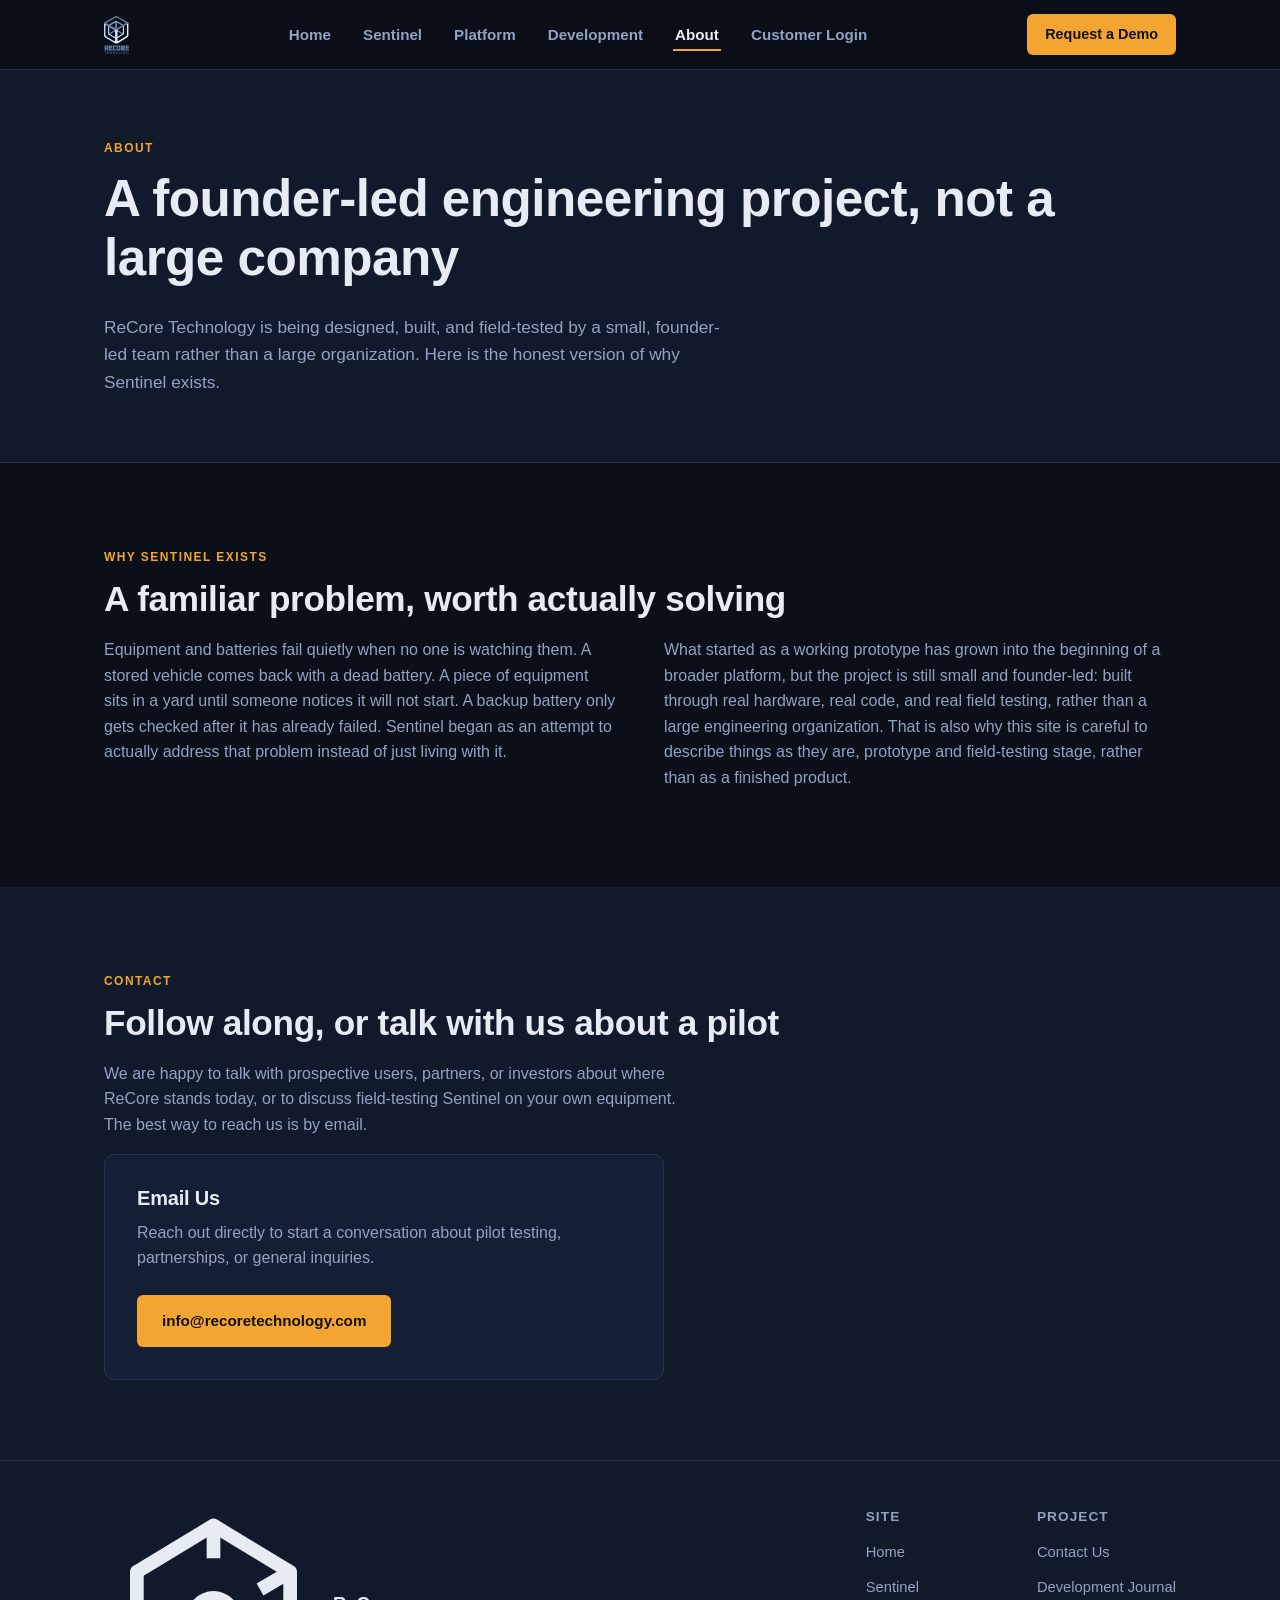
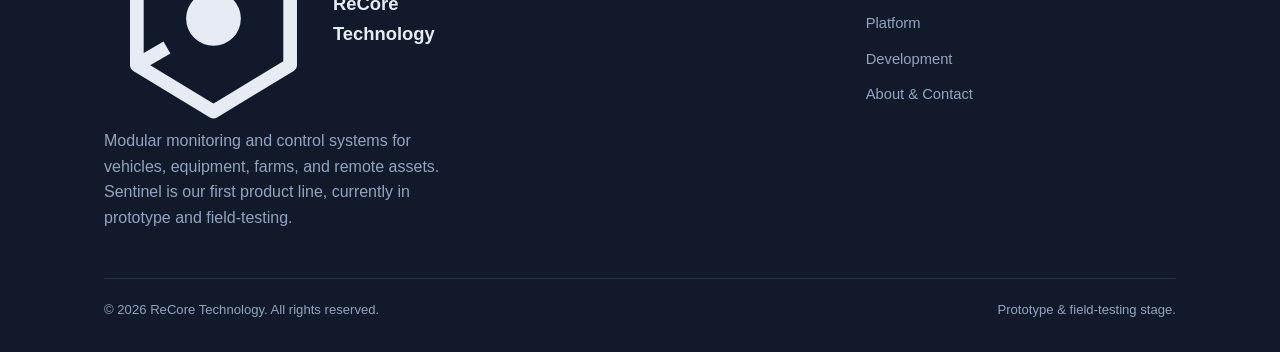
<file: about.html>
<!DOCTYPE html>
<html lang="en">
<head>
<meta charset="UTF-8">
<meta name="viewport" content="width=device-width, initial-scale=1.0">
<title>About &amp; Contact | ReCore Technology</title>
<meta name="description" content="ReCore Technology is a founder-led engineering project building Sentinel, a battery and equipment monitoring platform. Learn the story and how to get in touch.">
<link rel="icon" href="assets/favicon.svg" type="image/svg+xml">
<meta property="og:title" content="About &amp; Contact | ReCore Technology">
<meta property="og:description" content="A founder-led engineering project building modular monitoring systems, starting with Sentinel.">
<meta property="og:type" content="website">
<meta name="theme-color" content="#0a0f1a">
<link rel="stylesheet" href="css/styles.css">
</head>
<body>
<a class="skip-link" href="#main">Skip to content</a>
<header class="site-header">
<nav class="nav-wrap" aria-label="Primary">
<a class="brand" href="index.html">
<img src="assets/logo.png" alt="ReCore Technology" class="brand-logo">
</a>
<button class="nav-toggle" type="button" aria-expanded="false" aria-controls="primary-nav" aria-label="Toggle navigation">&#9776;</button>
<ul class="nav-links" id="primary-nav">
<li><a href="index.html">Home</a></li>
<li><a href="sentinel.html">Sentinel</a></li>
<li><a href="platform.html">Platform</a></li>
<li><a href="development.html">Development</a></li>
<li><a href="about.html" aria-current="page">About</a></li>
<li><a href="app/">Customer Login</a></li>
</ul>
<a class="nav-cta" href="about.html#contact">Request a Demo</a>
</nav>
</header>
<main id="main">
<section class="page-hero">
<div class="container">
<p class="eyebrow">About</p>
<h1>A founder-led engineering project, not a large company</h1>
<p class="lead">ReCore Technology is being designed, built, and field-tested by a small, founder-led team rather than a large organization. Here is the honest version of why Sentinel exists.</p>
</div>
</section>
<section class="section">
<div class="container">
<p class="eyebrow">Why Sentinel Exists</p>
<h2>A familiar problem, worth actually solving</h2>
<div class="two-col">
<p>Equipment and batteries fail quietly when no one is watching them. A stored vehicle comes back with a dead battery. A piece of equipment sits in a yard until someone notices it will not start. A backup battery only gets checked after it has already failed. Sentinel began as an attempt to actually address that problem instead of just living with it.</p>
<p>What started as a working prototype has grown into the beginning of a broader platform, but the project is still small and founder-led: built through real hardware, real code, and real field testing, rather than a large engineering organization. That is also why this site is careful to describe things as they are, prototype and field-testing stage, rather than as a finished product.</p>
</div>
</div>
</section>
<section class="section section-alt" id="contact">
<div class="container">
<p class="eyebrow">Contact</p>
<h2>Follow along, or talk with us about a pilot</h2>
<p style="max-width:65ch">We are happy to talk with prospective users, partners, or investors about where ReCore stands today, or to discuss field-testing Sentinel on your own equipment. The best way to reach us is by email.</p>
<div class="contact-box">
<h3>Email Us</h3>
<p>Reach out directly to start a conversation about pilot testing, partnerships, or general inquiries.</p>
<a class="btn btn-primary" href="mailto:info@recoretechnology.com">info@recoretechnology.com</a>
</div>
</div>
</section>
</main>
<footer class="site-footer">
<div class="container">
<div class="footer-grid">
<div class="footer-brand">
<a class="brand" href="index.html">
<svg viewBox="0 0 40 40" aria-hidden="true"><polygon points="20,3 34,11.5 34,28.5 20,37 6,28.5 6,11.5" fill="none" stroke="currentColor" stroke-width="2.5" stroke-linejoin="round"/><circle cx="20" cy="20" r="5" fill="currentColor"/><line x1="20" y1="3" x2="20" y2="9" stroke="currentColor" stroke-width="2.5"/><line x1="34" y1="11.5" x2="28.5" y2="14.7" stroke="currentColor" stroke-width="2.5"/><line x1="6" y1="28.5" x2="11.5" y2="25.3" stroke="currentColor" stroke-width="2.5"/></svg>
ReCore Technology
</a>
<p>Modular monitoring and control systems for vehicles, equipment, farms, and remote assets. Sentinel is our first product line, currently in prototype and field-testing.</p>
</div>
<div class="footer-cols">
<div class="footer-col">
<h4>Site</h4>
<ul>
<li><a href="index.html">Home</a></li>
<li><a href="sentinel.html">Sentinel</a></li>
<li><a href="platform.html">Platform</a></li>
<li><a href="development.html">Development</a></li>
<li><a href="about.html">About &amp; Contact</a></li>
</ul>
</div>
<div class="footer-col">
<h4>Project</h4>
<ul>
<li><a href="mailto:info@recoretechnology.com">Contact Us</a></li>
<li><a href="development.html#milestones">Development Journal</a></li>
</ul>
</div>
</div>
</div>
<div class="footer-bottom">
<span>&copy; <span data-year>2026</span> ReCore Technology. All rights reserved.</span>
<span>Prototype &amp; field-testing stage.</span>
</div>
</div>
</footer>
<script src="js/main.js"></script>
</body>
</html>
</file>
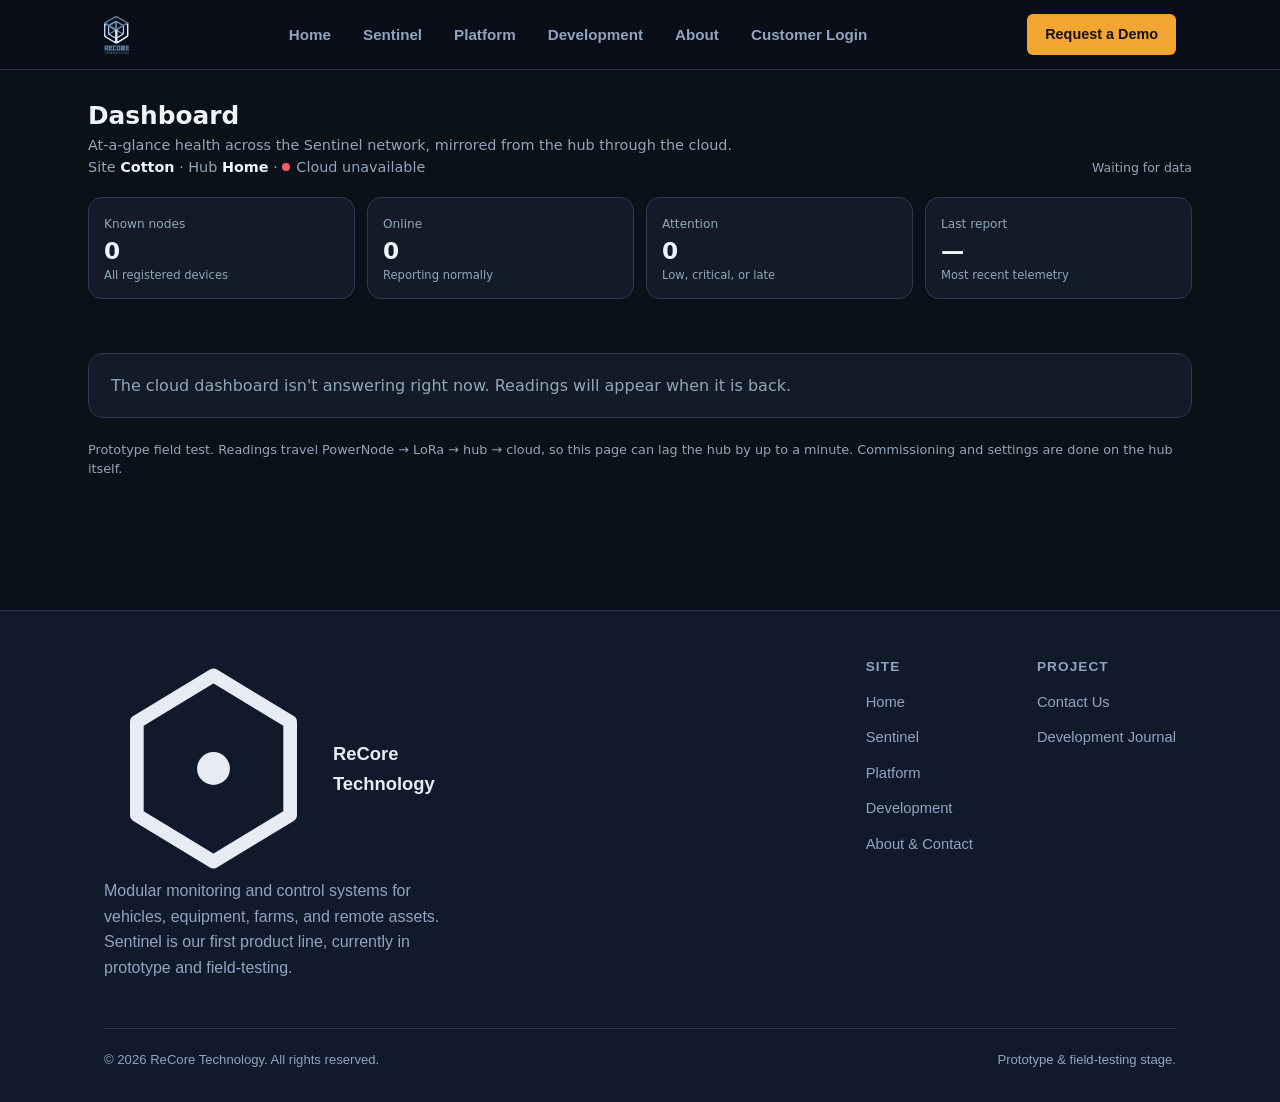
<file: control-center.html>
<!DOCTYPE html>
<html lang="en">
<head>
  <meta charset="UTF-8">
  <meta name="viewport" content="width=device-width, initial-scale=1.0">
  <title>Sentinel Remote Control Center | ReCore Technology</title>
  <meta name="description" content="Remote view of a Sentinel field-test site: the same battery gauges, device cards and history charts as the hub, through the cloud.">
  <link rel="icon" href="assets/favicon.svg" type="image/svg+xml">
  <meta property="og:title" content="Sentinel Remote Control Center">
  <meta property="og:description" content="Monitor Sentinel power nodes remotely from the cloud dashboard.">
  <meta property="og:type" content="website">
  <meta name="theme-color" content="#0a0f1a">
  <link rel="stylesheet" href="css/styles.css?v=20260928-history2">
  <link rel="stylesheet" href="css/hub-dashboard.css?v=20261016-hubmirror">
  <link rel="stylesheet" href="css/control-center.css?v=20261016-hubmirror">
</head>
<body>
  <a class="skip-link" href="#main">Skip to content</a>
  <header class="site-header">
    <nav class="nav-wrap" aria-label="Primary">
      <a class="brand" href="index.html">
        <img src="assets/logo.png" alt="ReCore Technology" class="brand-logo">
      </a>
      <button class="nav-toggle" type="button" aria-expanded="false" aria-controls="primary-nav" aria-label="Toggle navigation">&#9776;</button>
      <ul class="nav-links" id="primary-nav">
        <li><a href="index.html">Home</a></li>
        <li><a href="sentinel.html">Sentinel</a></li>
        <li><a href="platform.html">Platform</a></li>
        <li><a href="development.html">Development</a></li>
        <li><a href="about.html">About</a></li>
        <li><a href="app/">Customer Login</a></li>
      </ul>
      <a class="nav-cta" href="about.html#contact">Request a Demo</a>
    </nav>
  </header>

  <div class="hubDash">
    <main id="main">
      <div class="headline">
        <div>
          <h2>Dashboard</h2>
          <p>At-a-glance health across the Sentinel network, mirrored from the hub through the cloud.</p>
          <p class="ccWhere">Site <b id="siteName">—</b> · Hub <b id="hubName">—</b> · <span id="cloudStatus" class="cloudState">Connecting…</span></p>
        </div>
        <div class="updated" id="updated">Waiting for data</div>
      </div>
      <div class="summary">
        <div class="summaryCard"><span>Known nodes</span><b id="sumNodes">0</b><em>All registered devices</em></div>
        <div class="summaryCard"><span>Online</span><b id="sumOnline">0</b><em>Reporting normally</em></div>
        <div class="summaryCard"><span>Attention</span><b id="sumAttention">0</b><em>Low, critical, or late</em></div>
        <div class="summaryCard"><span>Last report</span><b id="sumLast">—</b><em>Most recent telemetry</em></div>
      </div>
      <div class="dashTop"><div class="miniGrid" id="dashboardSummary"></div></div>
      <div id="dashboardDetail"><div class="empty">Loading nodes from the cloud…</div></div>
      <p class="ccFootnote">Prototype field test. Readings travel PowerNode → LoRa → hub → cloud, so this page can lag the hub by up to a minute. Commissioning and settings are done on the hub itself.</p>
    </main>
  </div>

  <footer class="site-footer">
    <div class="container">
      <div class="footer-grid">
        <div class="footer-brand">
          <a class="brand" href="index.html">
            <svg viewBox="0 0 40 40" aria-hidden="true"><polygon points="20,3 34,11.5 34,28.5 20,37 6,28.5 6,11.5" fill="none" stroke="currentColor" stroke-width="2.5" stroke-linejoin="round"/><circle cx="20" cy="20" r="3" fill="currentColor"/></svg>
            ReCore Technology
          </a>
          <p>Modular monitoring and control systems for vehicles, equipment, farms, and remote assets. Sentinel is our first product line, currently in prototype and field-testing.</p>
        </div>
        <div class="footer-cols">
          <div class="footer-col">
            <h4>Site</h4>
            <ul>
              <li><a href="index.html">Home</a></li>
              <li><a href="sentinel.html">Sentinel</a></li>
              <li><a href="platform.html">Platform</a></li>
              <li><a href="development.html">Development</a></li>
              <li><a href="about.html">About &amp; Contact</a></li>
            </ul>
          </div>
          <div class="footer-col">
            <h4>Project</h4>
            <ul>
              <li><a href="mailto:info@recoretechnology.com">Contact Us</a></li>
              <li><a href="development.html#milestones">Development Journal</a></li>
            </ul>
          </div>
        </div>
      </div>
      <div class="footer-bottom">
        <span>&copy; <span data-year>2026</span> ReCore Technology. All rights reserved.</span>
        <span>Prototype &amp; field-testing stage.</span>
      </div>
    </div>
  </footer>

  <!-- Configuration: Live API endpoint -->
  <script>
    // Live API configuration
    window.SENTINEL_CONFIG = {
      apiUrl: 'https://us-central1-sentinel-74f28.cloudfunctions.net',
      useMockData: false,
      onlineTimeoutMs: 300000, // 5 minutes
      liveRefreshIntervalMs: 30000, // 30 seconds
    };
  </script>

  <!-- Load dependencies in order -->
  <script src="js/main.js?v=20261016-hubmirror"></script>
  <script src="js/config.js?v=20261016-hubmirror"></script>
  <script src="js/sentinel-demo.js?v=20261016-hubmirror"></script>
  <script src="js/hub-dashboard-core.js?v=20261016-hubmirror"></script>
  <script src="js/sentinel-dashboard.js?v=20261016-hubmirror"></script>
</body>
</html>
</file>
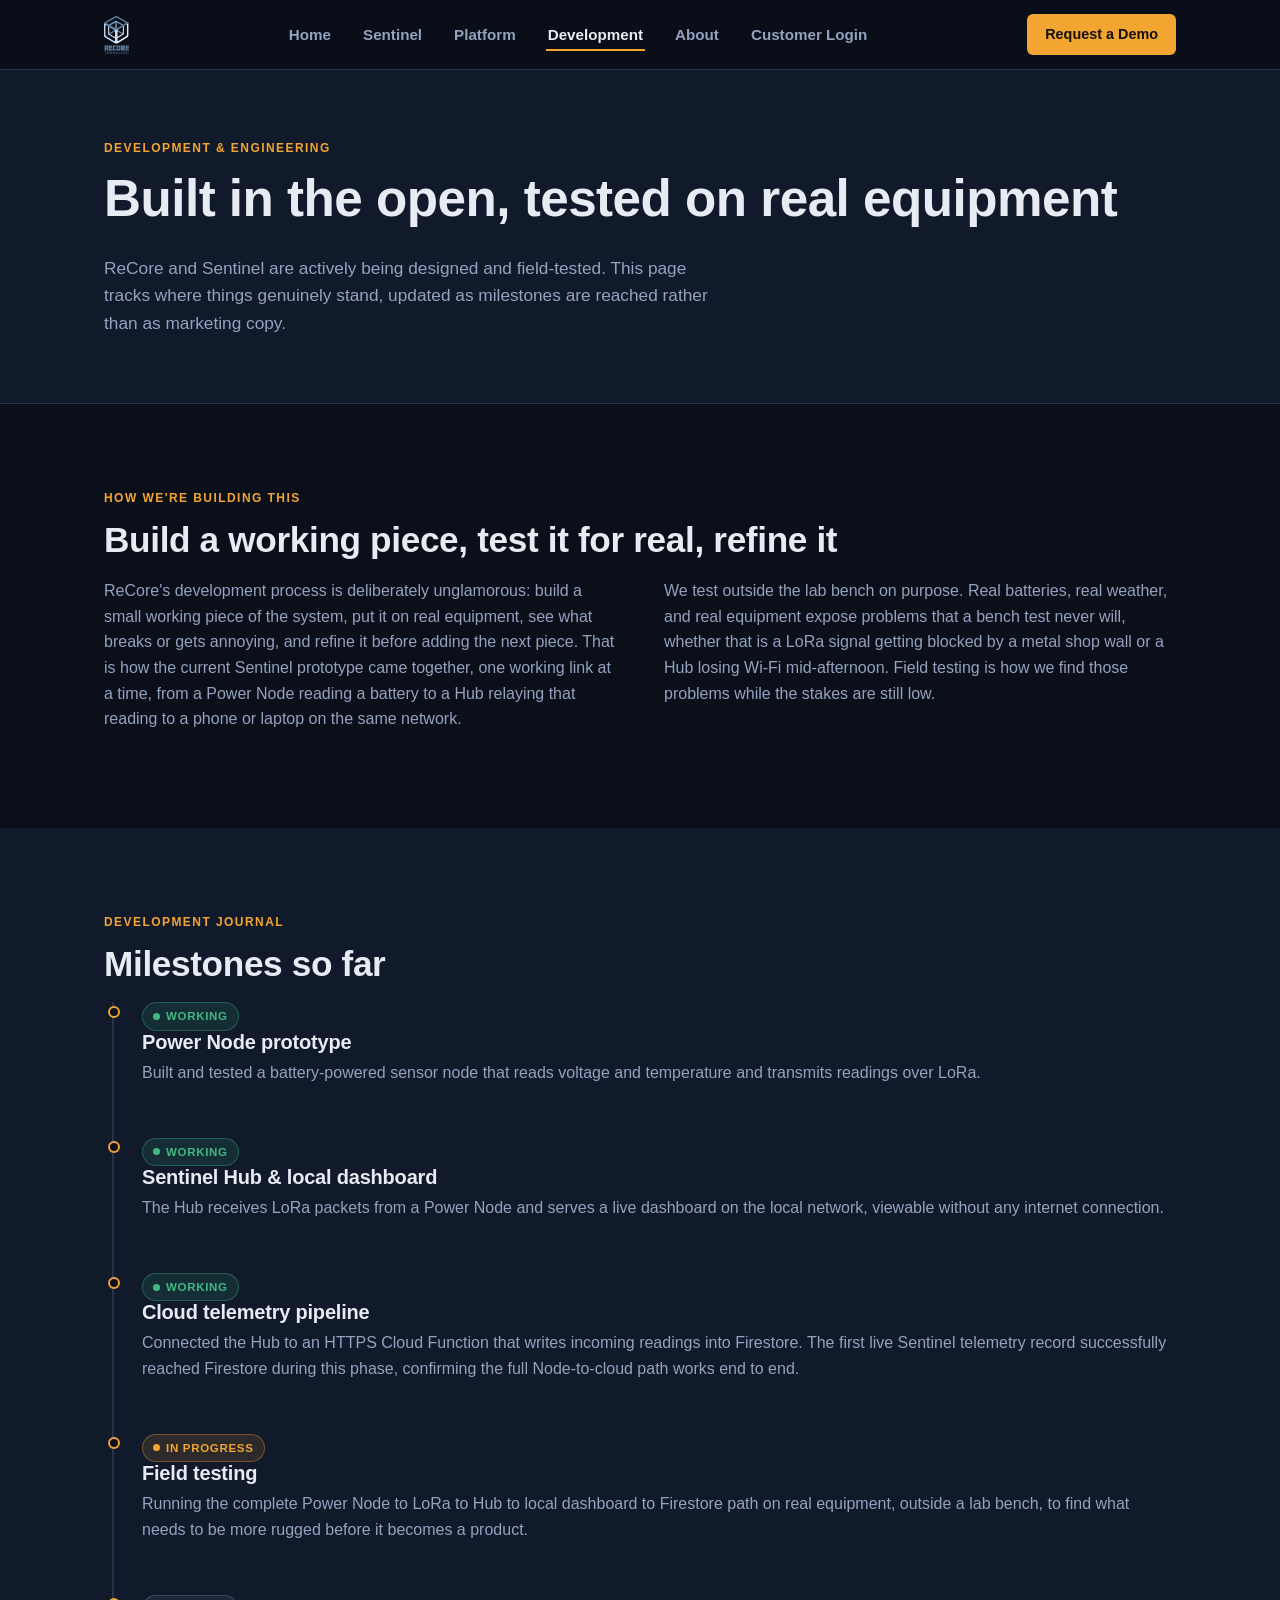
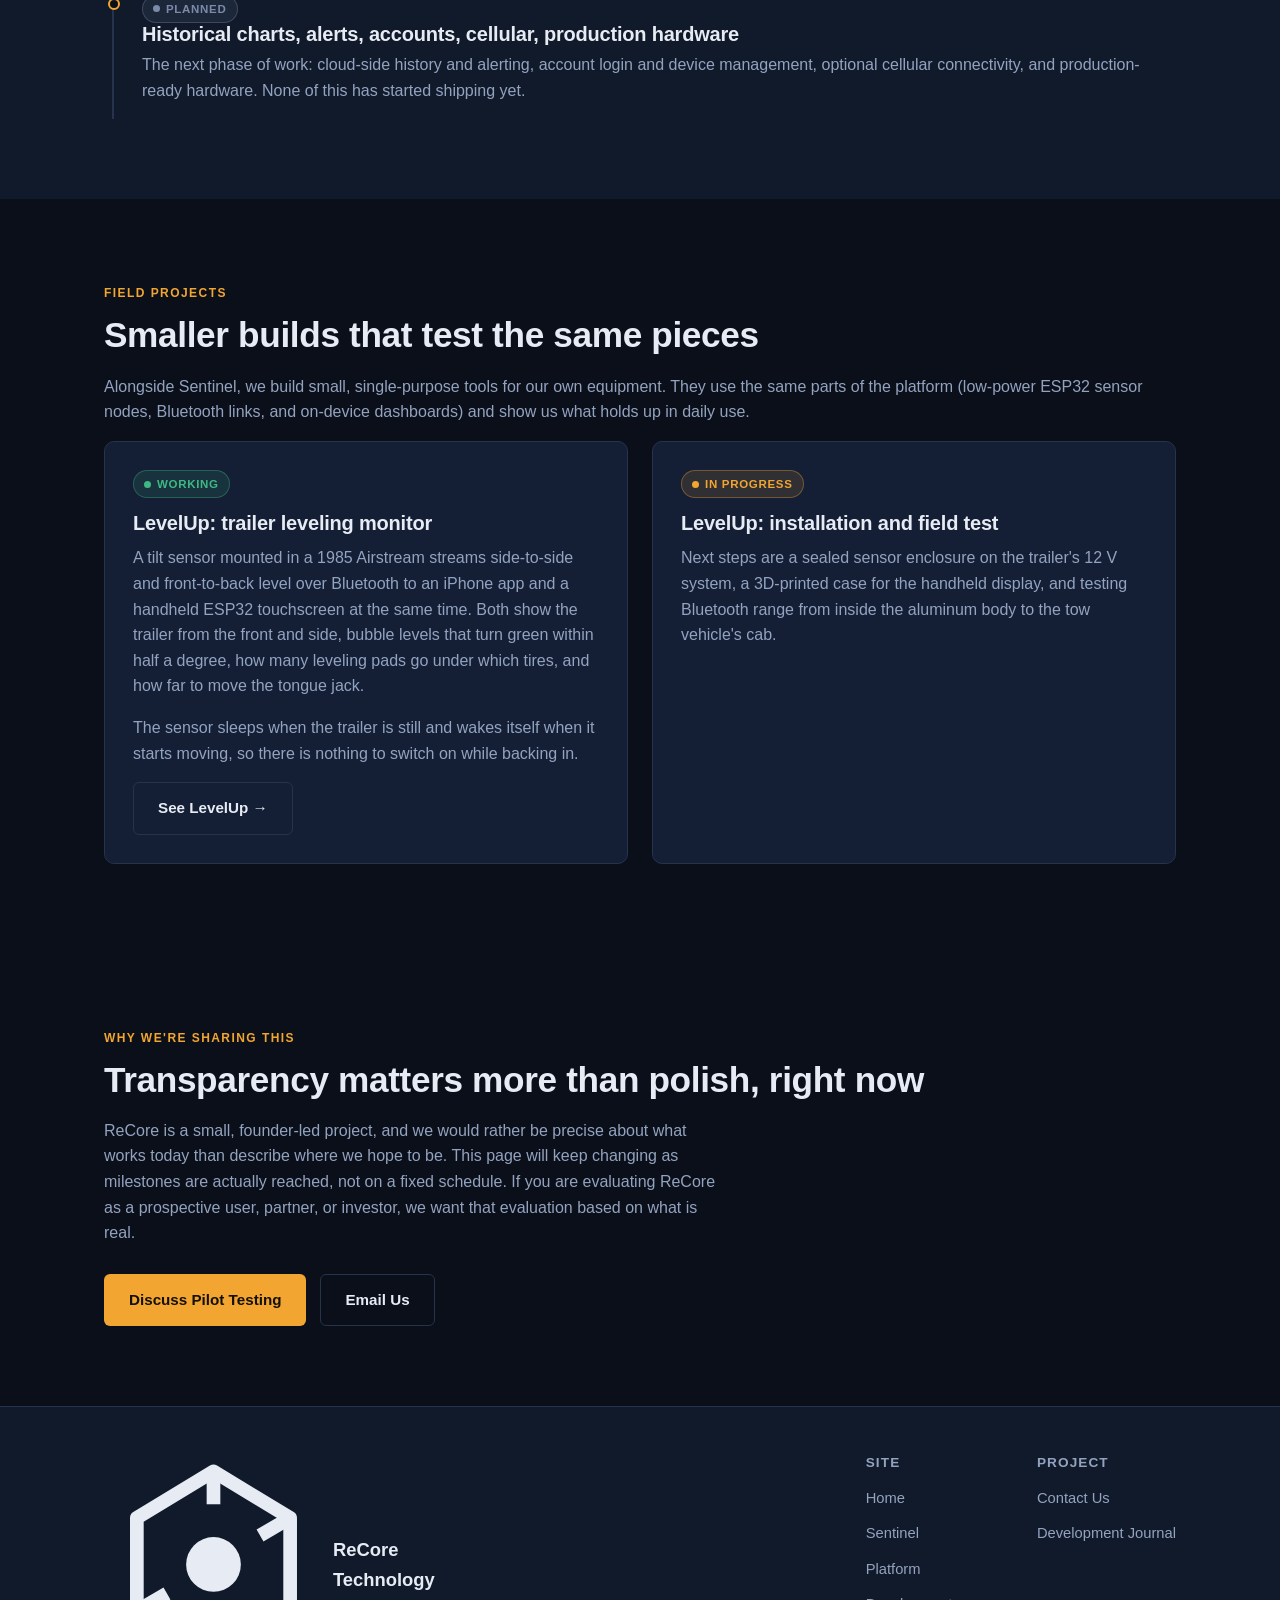
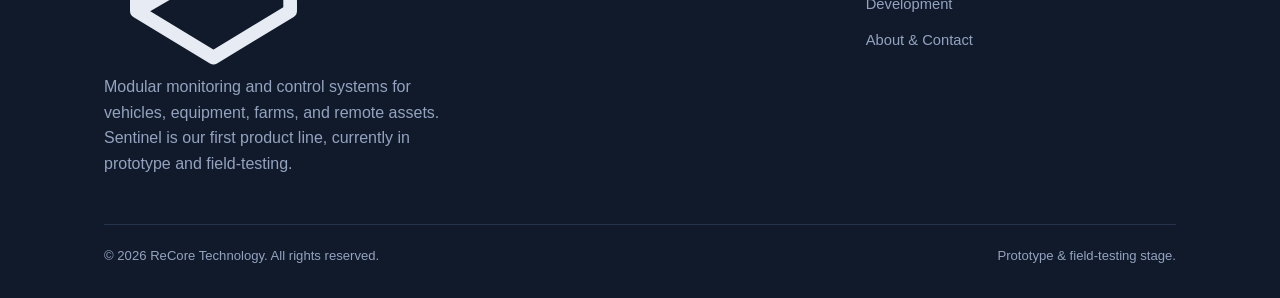
<file: development.html>
<!DOCTYPE html>
<html lang="en">
<head>
<meta charset="UTF-8">
<meta name="viewport" content="width=device-width, initial-scale=1.0">
<title>Development &amp; Engineering | ReCore Technology</title>
<meta name="description" content="How ReCore builds and field-tests Sentinel: an honest development journal, current milestones, and where the project stands today.">
<link rel="icon" href="assets/favicon.svg" type="image/svg+xml">
<meta property="og:title" content="Development &amp; Engineering | ReCore Technology">
<meta property="og:description" content="An honest look at how Sentinel is designed, built, and field-tested, including the first live telemetry record reaching Firestore.">
<meta property="og:type" content="website">
<meta name="theme-color" content="#0a0f1a">
<link rel="stylesheet" href="css/styles.css">
</head>
<body>
<a class="skip-link" href="#main">Skip to content</a>
<header class="site-header">
<nav class="nav-wrap" aria-label="Primary">
<a class="brand" href="index.html">
<img src="assets/logo.png" alt="ReCore Technology" class="brand-logo">
</a>
<button class="nav-toggle" type="button" aria-expanded="false" aria-controls="primary-nav" aria-label="Toggle navigation">&#9776;</button>
<ul class="nav-links" id="primary-nav">
<li><a href="index.html">Home</a></li>
<li><a href="sentinel.html">Sentinel</a></li>
<li><a href="platform.html">Platform</a></li>
<li><a href="development.html" aria-current="page">Development</a></li>
<li><a href="about.html">About</a></li>
<li><a href="app/">Customer Login</a></li>
</ul>
<a class="nav-cta" href="about.html#contact">Request a Demo</a>
</nav>
</header>
<main id="main">
<section class="page-hero">
<div class="container">
<p class="eyebrow">Development &amp; Engineering</p>
<h1>Built in the open, tested on real equipment</h1>
<p class="lead">ReCore and Sentinel are actively being designed and field-tested. This page tracks where things genuinely stand, updated as milestones are reached rather than as marketing copy.</p>
</div>
</section>
<section class="section">
<div class="container">
<p class="eyebrow">How We're Building This</p>
<h2>Build a working piece, test it for real, refine it</h2>
<div class="two-col">
<p>ReCore's development process is deliberately unglamorous: build a small working piece of the system, put it on real equipment, see what breaks or gets annoying, and refine it before adding the next piece. That is how the current Sentinel prototype came together, one working link at a time, from a Power Node reading a battery to a Hub relaying that reading to a phone or laptop on the same network.</p>
<p>We test outside the lab bench on purpose. Real batteries, real weather, and real equipment expose problems that a bench test never will, whether that is a LoRa signal getting blocked by a metal shop wall or a Hub losing Wi-Fi mid-afternoon. Field testing is how we find those problems while the stakes are still low.</p>
</div>
</div>
</section>
<section class="section section-alt" id="milestones">
<div class="container">
<p class="eyebrow">Development Journal</p>
<h2>Milestones so far</h2>
<div class="timeline">
<div class="timeline-item">
<span class="status status-working">Working</span>
<h3>Power Node prototype</h3>
<p>Built and tested a battery-powered sensor node that reads voltage and temperature and transmits readings over LoRa.</p>
</div>
<div class="timeline-item">
<span class="status status-working">Working</span>
<h3>Sentinel Hub &amp; local dashboard</h3>
<p>The Hub receives LoRa packets from a Power Node and serves a live dashboard on the local network, viewable without any internet connection.</p>
</div>
<div class="timeline-item">
<span class="status status-working">Working</span>
<h3>Cloud telemetry pipeline</h3>
<p>Connected the Hub to an HTTPS Cloud Function that writes incoming readings into Firestore. The first live Sentinel telemetry record successfully reached Firestore during this phase, confirming the full Node-to-cloud path works end to end.</p>
</div>
<div class="timeline-item">
<span class="status status-testing">In progress</span>
<h3>Field testing</h3>
<p>Running the complete Power Node to LoRa to Hub to local dashboard to Firestore path on real equipment, outside a lab bench, to find what needs to be more rugged before it becomes a product.</p>
</div>
<div class="timeline-item">
<span class="status status-planned">Planned</span>
<h3>Historical charts, alerts, accounts, cellular, production hardware</h3>
<p>The next phase of work: cloud-side history and alerting, account login and device management, optional cellular connectivity, and production-ready hardware. None of this has started shipping yet.</p>
</div>
</div>
</div>
</section>
<section class="section" id="field-projects">
<div class="container">
<p class="eyebrow">Field Projects</p>
<h2>Smaller builds that test the same pieces</h2>
<p>Alongside Sentinel, we build small, single-purpose tools for our own equipment. They use the same parts of the platform (low-power ESP32 sensor nodes, Bluetooth links, and on-device dashboards) and show us what holds up in daily use.</p>
<div class="grid grid-2">
<div class="card">
<span class="status status-working">Working</span>
<h3>LevelUp: trailer leveling monitor</h3>
<p>A tilt sensor mounted in a 1985 Airstream streams side-to-side and front-to-back level over Bluetooth to an iPhone app and a handheld ESP32 touchscreen at the same time. Both show the trailer from the front and side, bubble levels that turn green within half a degree, how many leveling pads go under which tires, and how far to move the tongue jack.</p>
<p>The sensor sleeps when the trailer is still and wakes itself when it starts moving, so there is nothing to switch on while backing in.</p>
<a class="btn btn-secondary" href="levelup.html">See LevelUp &rarr;</a>
</div>
<div class="card">
<span class="status status-testing">In progress</span>
<h3>LevelUp: installation and field test</h3>
<p>Next steps are a sealed sensor enclosure on the trailer's 12 V system, a 3D-printed case for the handheld display, and testing Bluetooth range from inside the aluminum body to the tow vehicle's cab.</p>
</div>
</div>
</div>
</section>
<section class="section">
<div class="container">
<p class="eyebrow">Why We're Sharing This</p>
<h2>Transparency matters more than polish, right now</h2>
<p style="max-width:70ch">ReCore is a small, founder-led project, and we would rather be precise about what works today than describe where we hope to be. This page will keep changing as milestones are actually reached, not on a fixed schedule. If you are evaluating ReCore as a prospective user, partner, or investor, we want that evaluation based on what is real.</p>
<div class="btn-row">
<a class="btn btn-primary" href="about.html#contact">Discuss Pilot Testing</a>
<a class="btn btn-secondary" href="mailto:info@recoretechnology.com">Email Us</a>
</div>
</div>
</section>
</main>
<footer class="site-footer">
<div class="container">
<div class="footer-grid">
<div class="footer-brand">
<a class="brand" href="index.html">
<svg viewBox="0 0 40 40" aria-hidden="true"><polygon points="20,3 34,11.5 34,28.5 20,37 6,28.5 6,11.5" fill="none" stroke="currentColor" stroke-width="2.5" stroke-linejoin="round"/><circle cx="20" cy="20" r="5" fill="currentColor"/><line x1="20" y1="3" x2="20" y2="9" stroke="currentColor" stroke-width="2.5"/><line x1="34" y1="11.5" x2="28.5" y2="14.7" stroke="currentColor" stroke-width="2.5"/><line x1="6" y1="28.5" x2="11.5" y2="25.3" stroke="currentColor" stroke-width="2.5"/></svg>
ReCore Technology
</a>
<p>Modular monitoring and control systems for vehicles, equipment, farms, and remote assets. Sentinel is our first product line, currently in prototype and field-testing.</p>
</div>
<div class="footer-cols">
<div class="footer-col">
<h4>Site</h4>
<ul>
<li><a href="index.html">Home</a></li>
<li><a href="sentinel.html">Sentinel</a></li>
<li><a href="platform.html">Platform</a></li>
<li><a href="development.html">Development</a></li>
<li><a href="about.html">About &amp; Contact</a></li>
</ul>
</div>
<div class="footer-col">
<h4>Project</h4>
<ul>
<li><a href="mailto:info@recoretechnology.com">Contact Us</a></li>
<li><a href="development.html#milestones">Development Journal</a></li>
</ul>
</div>
</div>
</div>
<div class="footer-bottom">
<span>&copy; <span data-year>2026</span> ReCore Technology. All rights reserved.</span>
<span>Prototype &amp; field-testing stage.</span>
</div>
</div>
</footer>
<script src="js/main.js"></script>
</body>
</html>
</file>
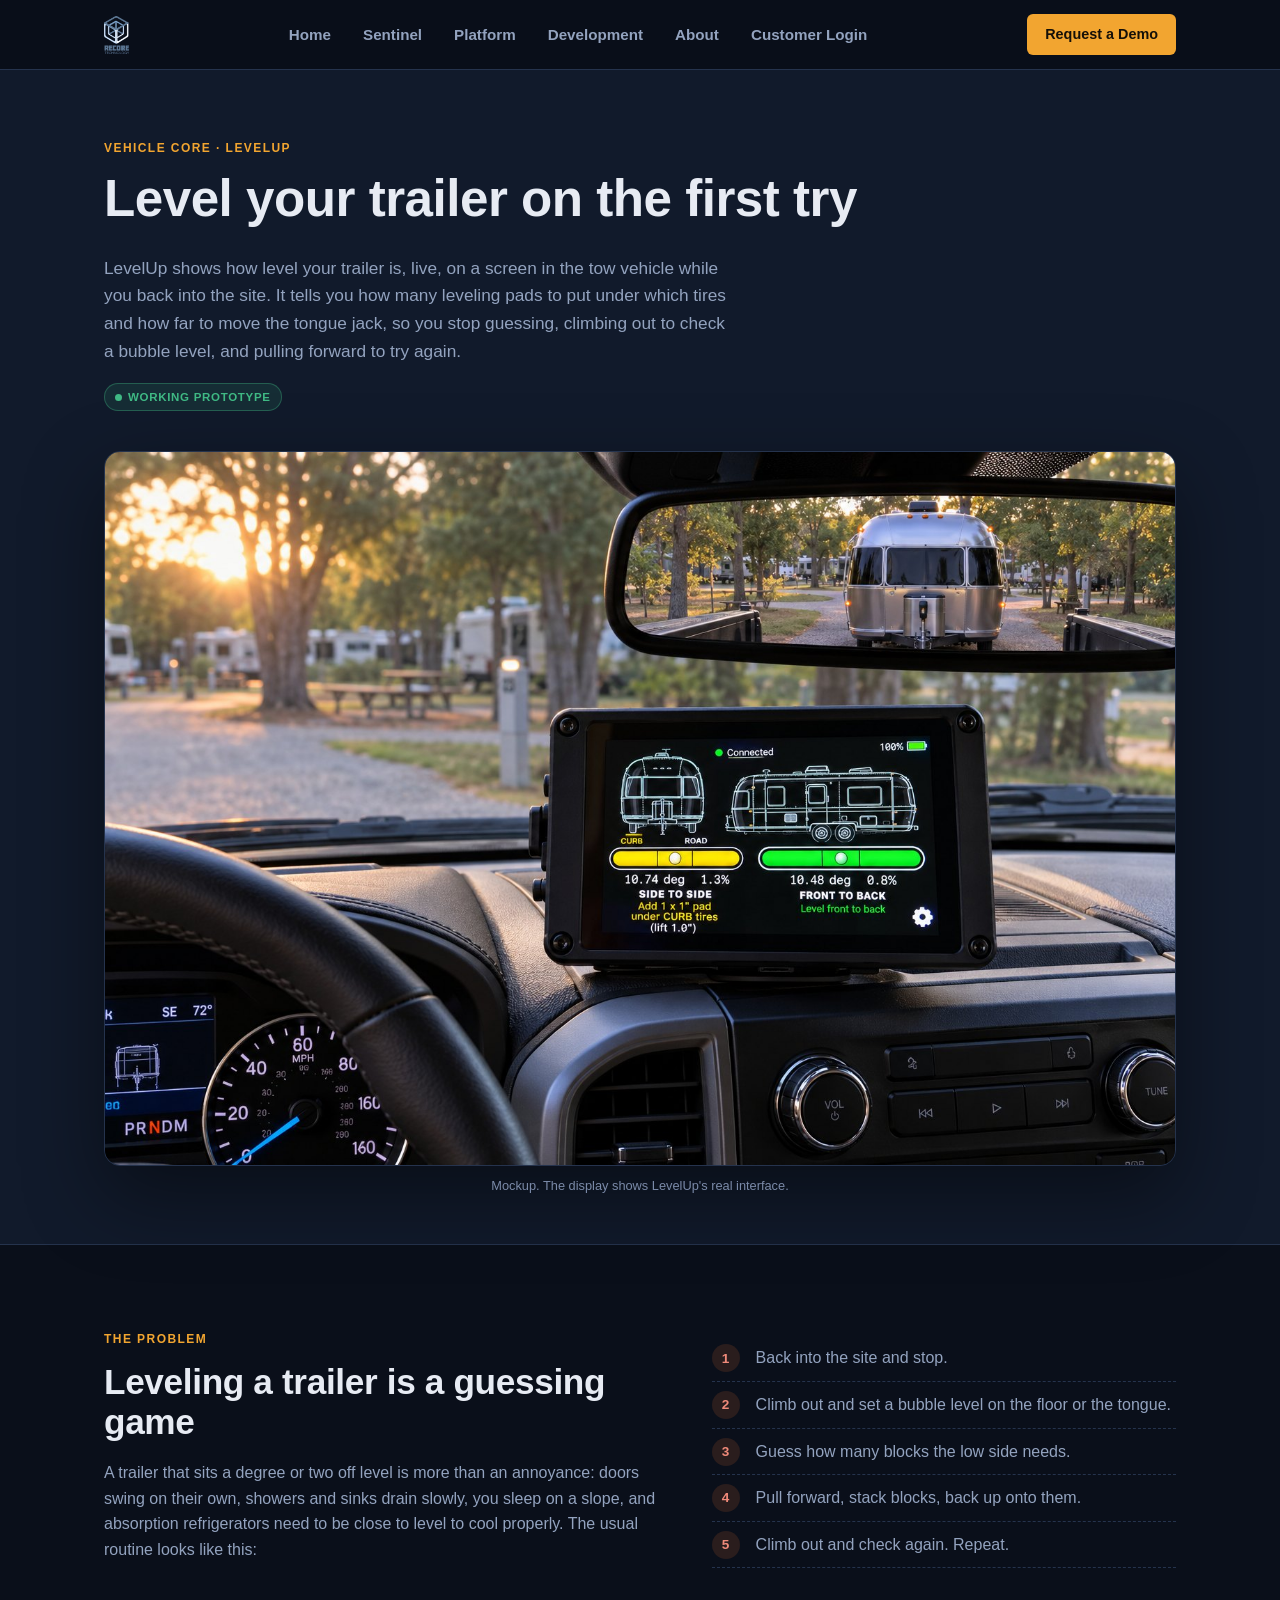
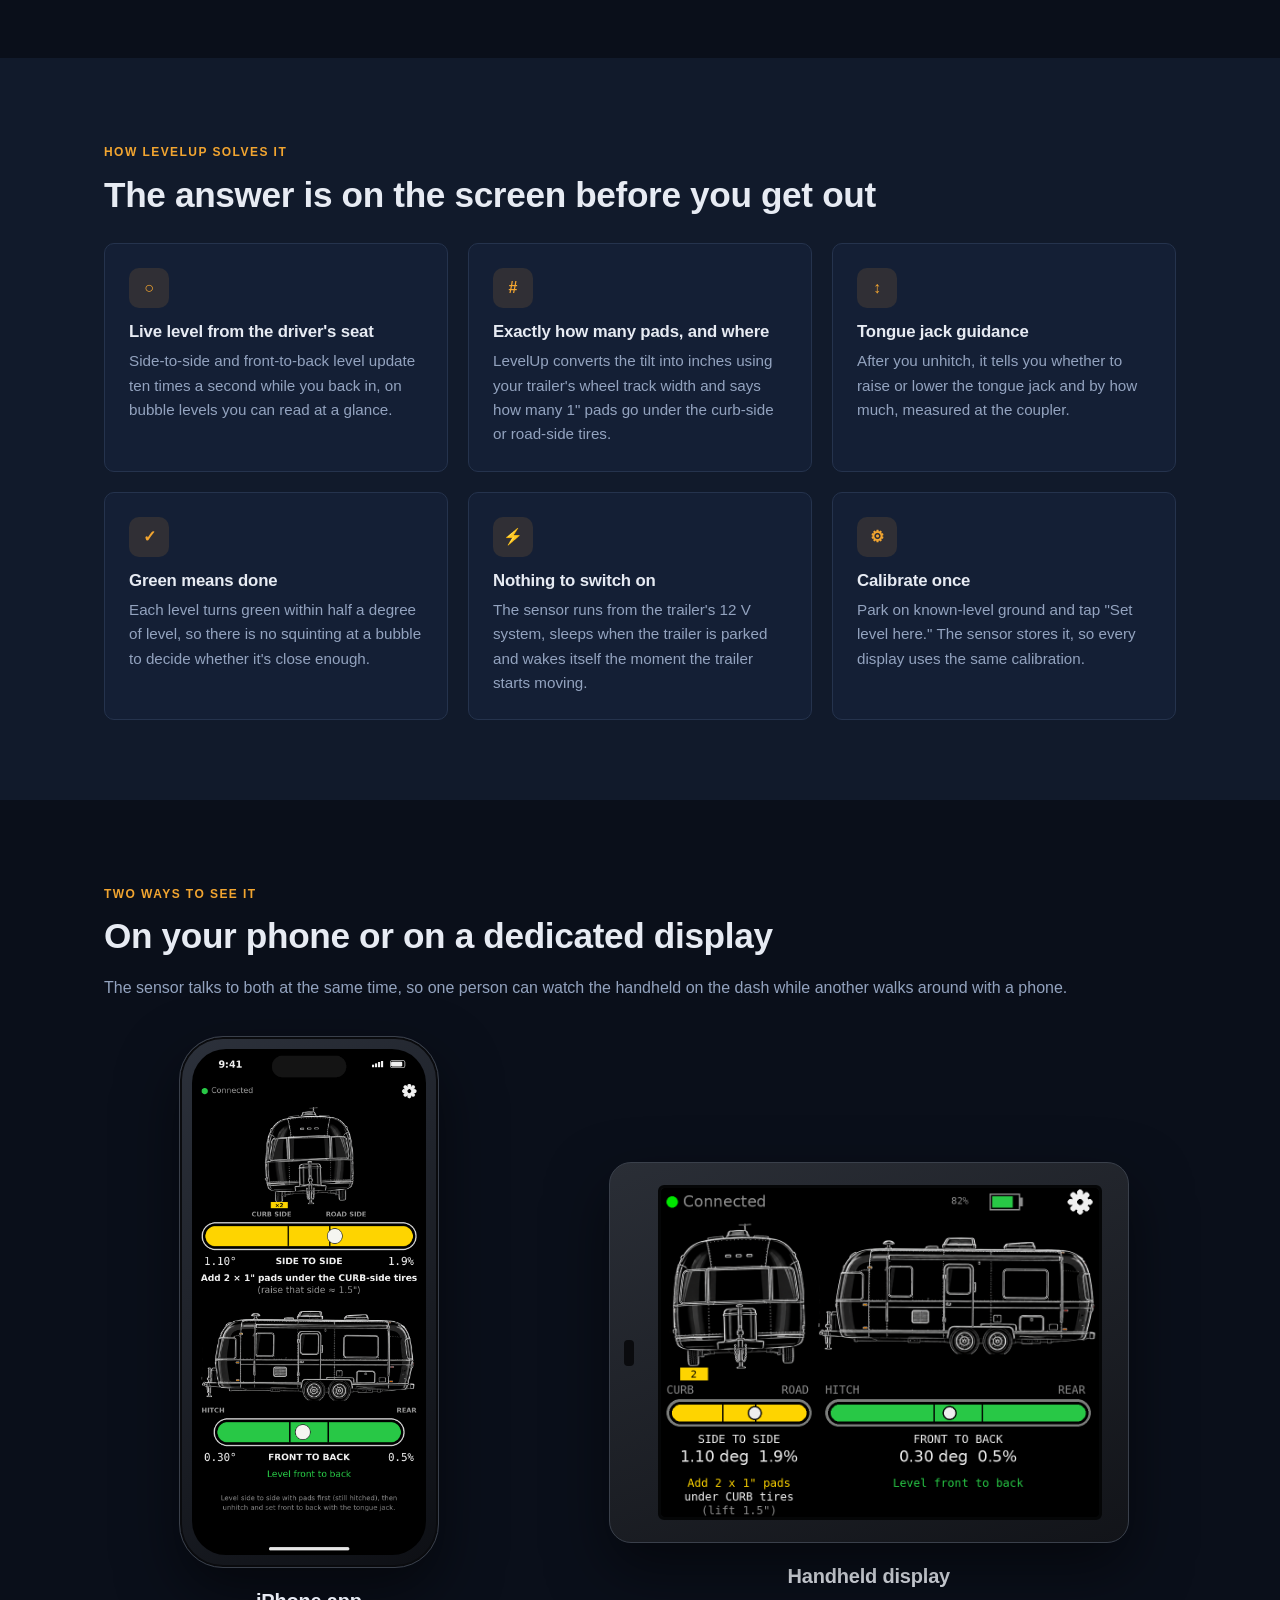
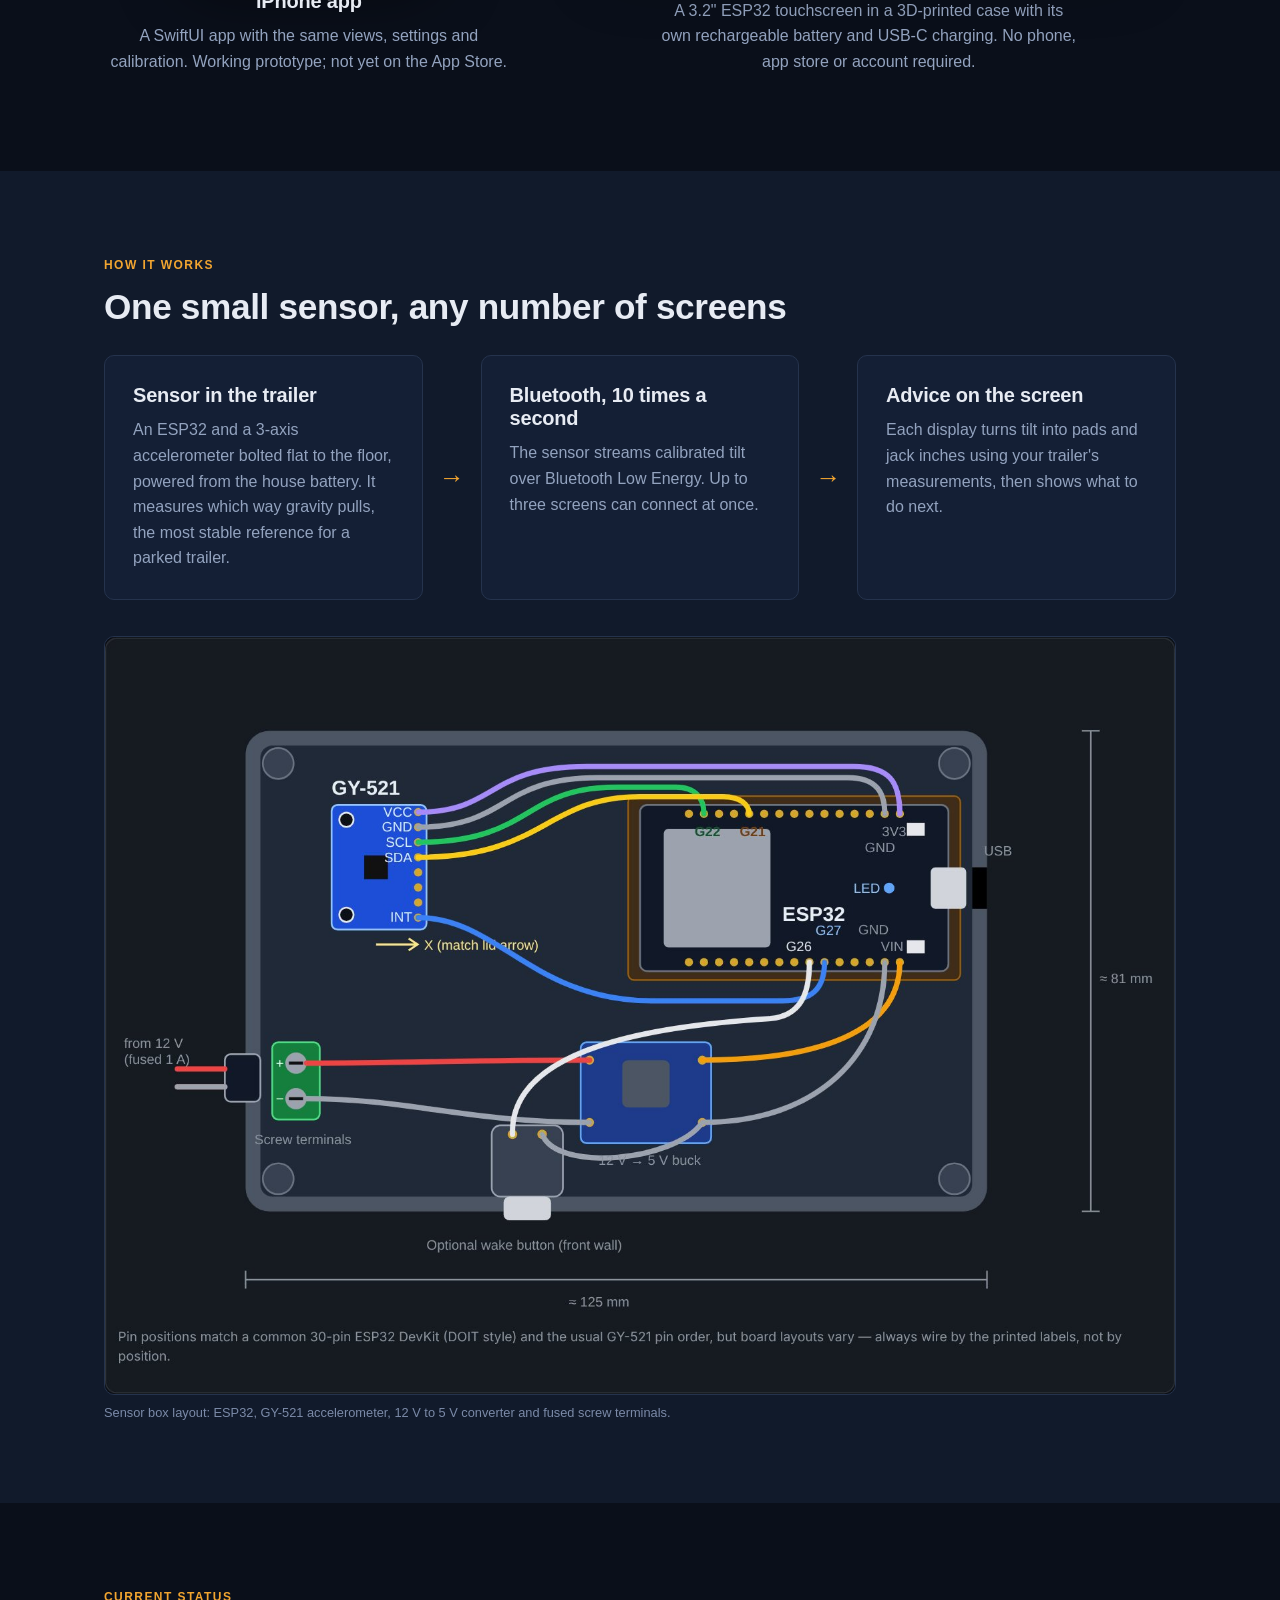
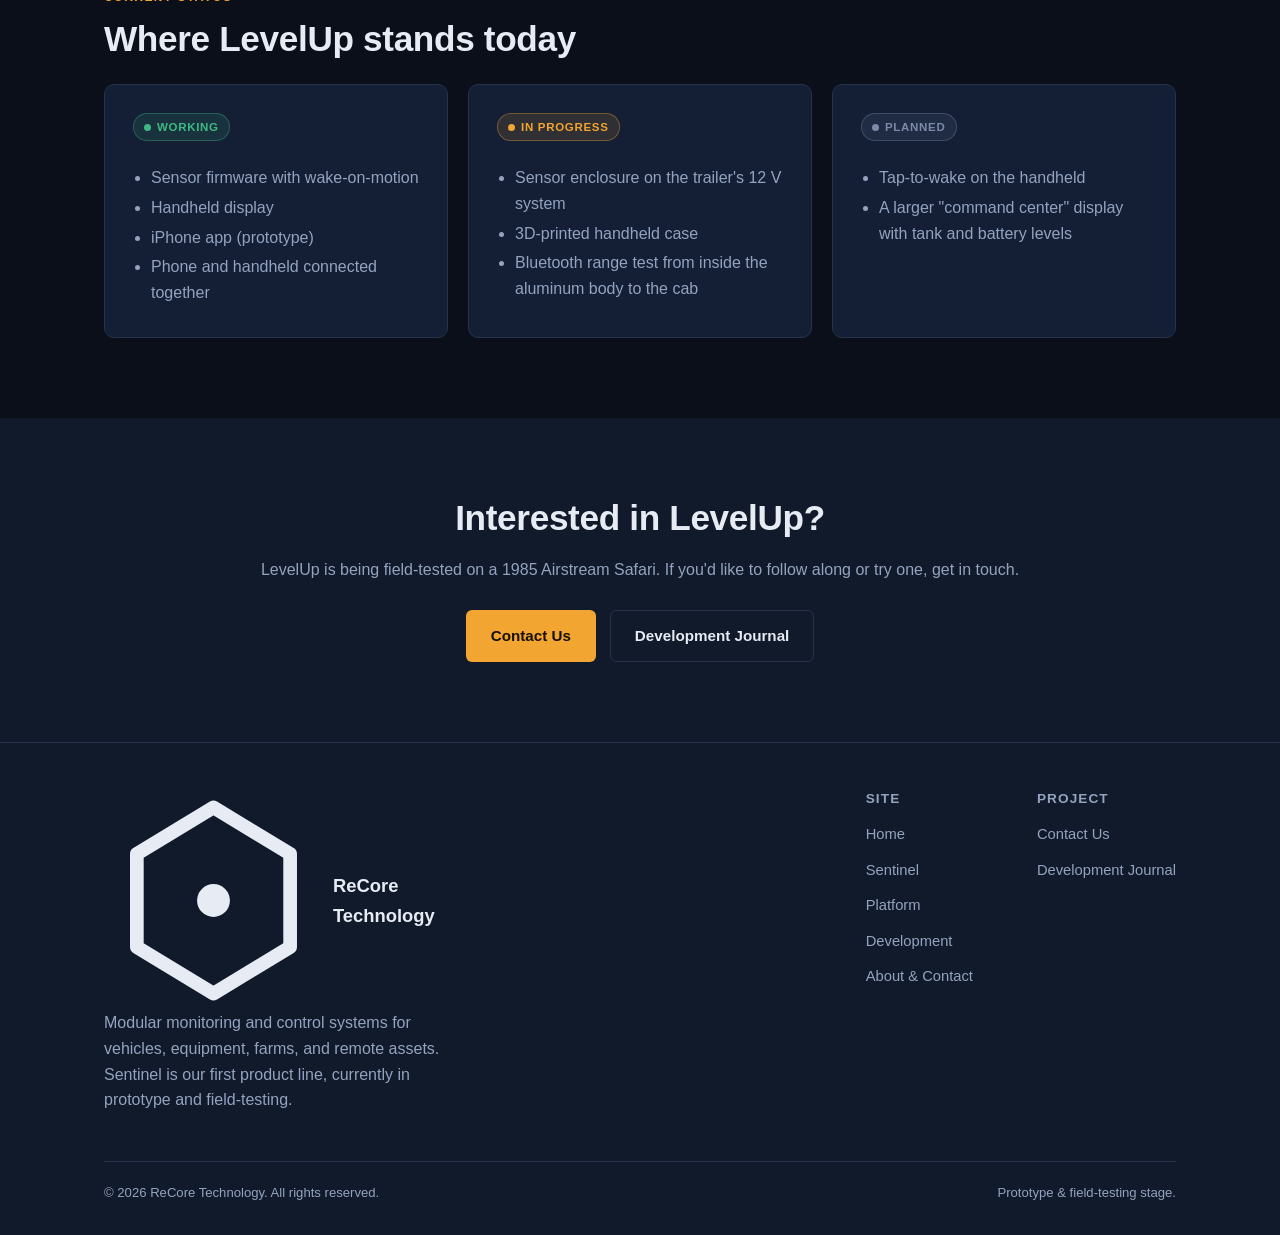
<file: levelup.html>
<!DOCTYPE html>
<html lang="en">
<head>
  <meta charset="UTF-8">
  <meta name="viewport" content="width=device-width, initial-scale=1.0">
  <title>LevelUp | ReCore Technology</title>
  <meta name="description" content="LevelUp is a Bluetooth leveling monitor for travel trailers. It shows side-to-side and front-to-back level live in the tow vehicle and tells you how many leveling pads to use and how far to move the tongue jack.">
  <link rel="icon" href="assets/favicon.svg" type="image/svg+xml">
  <meta property="og:title" content="LevelUp | ReCore Technology">
  <meta property="og:description" content="Level your trailer on the first try: live level, pad counts and tongue-jack guidance from the driver's seat.">
  <meta property="og:type" content="website">
  <meta name="theme-color" content="#0a0f1a">
  <link rel="stylesheet" href="css/styles.css">
  <link rel="stylesheet" href="css/levelup.css?v=2">
</head>
<body>
  <a class="skip-link" href="#main">Skip to content</a>
  <header class="site-header">
    <nav class="nav-wrap" aria-label="Primary">
      <a class="brand" href="index.html">
        <img src="assets/logo.png" alt="ReCore Technology" class="brand-logo">
      </a>
      <button class="nav-toggle" type="button" aria-expanded="false" aria-controls="primary-nav" aria-label="Toggle navigation">&#9776;</button>
      <ul class="nav-links" id="primary-nav">
        <li><a href="index.html">Home</a></li>
        <li><a href="sentinel.html">Sentinel</a></li>
        <li><a href="platform.html">Platform</a></li>
        <li><a href="development.html">Development</a></li>
        <li><a href="about.html">About</a></li>
        <li><a href="app/">Customer Login</a></li>
      </ul>
      <a class="nav-cta" href="about.html#contact">Request a Demo</a>
    </nav>
  </header>
  <main id="main">
    <section class="page-hero">
      <div class="container">
        <p class="eyebrow">Vehicle Core &middot; LevelUp</p>
        <h1>Level your trailer on the first try</h1>
        <p class="lead">LevelUp shows how level your trailer is, live, on a screen in the tow vehicle while you back into the site. It tells you how many leveling pads to put under which tires and how far to move the tongue jack, so you stop guessing, climbing out to check a bubble level, and pulling forward to try again.</p>
        <span class="status status-working">Working prototype</span>
        <figure class="lu-hero-figure">
          <img src="assets/levelup/hero-dash.jpg" width="1536" height="1024" style="width:100%;height:auto;aspect-ratio:3/2" alt="LevelUp handheld display mounted on a truck dashboard at dusk, showing the trailer level readout, with the trailer visible in the rear-view mirror as it is backed into a campsite." fetchpriority="high">
          <figcaption>Mockup. The display shows LevelUp's real interface.</figcaption>
        </figure>
      </div>
    </section>

    <section class="section">
      <div class="container lu-problem">
        <div>
          <p class="eyebrow">The Problem</p>
          <h2>Leveling a trailer is a guessing game</h2>
          <p>A trailer that sits a degree or two off level is more than an annoyance: doors swing on their own, showers and sinks drain slowly, you sleep on a slope, and absorption refrigerators need to be close to level to cool properly. The usual routine looks like this:</p>
        </div>
        <ol class="lu-steps">
          <li>Back into the site and stop.</li>
          <li>Climb out and set a bubble level on the floor or the tongue.</li>
          <li>Guess how many blocks the low side needs.</li>
          <li>Pull forward, stack blocks, back up onto them.</li>
          <li>Climb out and check again. Repeat.</li>
        </ol>
      </div>
    </section>

    <section class="section section-alt">
      <div class="container">
        <p class="eyebrow">How LevelUp Solves It</p>
        <h2>The answer is on the screen before you get out</h2>
        <div class="lu-points">
          <div class="lu-point"><div class="lu-icon">&#9675;</div><h3>Live level from the driver's seat</h3><p>Side-to-side and front-to-back level update ten times a second while you back in, on bubble levels you can read at a glance.</p></div>
          <div class="lu-point"><div class="lu-icon">#</div><h3>Exactly how many pads, and where</h3><p>LevelUp converts the tilt into inches using your trailer's wheel track width and says how many 1" pads go under the curb-side or road-side tires.</p></div>
          <div class="lu-point"><div class="lu-icon">&#8597;</div><h3>Tongue jack guidance</h3><p>After you unhitch, it tells you whether to raise or lower the tongue jack and by how much, measured at the coupler.</p></div>
          <div class="lu-point"><div class="lu-icon">&#10003;</div><h3>Green means done</h3><p>Each level turns green within half a degree of level, so there is no squinting at a bubble to decide whether it's close enough.</p></div>
          <div class="lu-point"><div class="lu-icon">&#9889;</div><h3>Nothing to switch on</h3><p>The sensor runs from the trailer's 12 V system, sleeps when the trailer is parked and wakes itself the moment the trailer starts moving.</p></div>
          <div class="lu-point"><div class="lu-icon">&#9881;</div><h3>Calibrate once</h3><p>Park on known-level ground and tap "Set level here." The sensor stores it, so every display uses the same calibration.</p></div>
        </div>
      </div>
    </section>

    <section class="section">
      <div class="container">
        <p class="eyebrow">Two Ways to See It</p>
        <h2>On your phone or on a dedicated display</h2>
        <p>The sensor talks to both at the same time, so one person can watch the handheld on the dash while another walks around with a phone.</p>
        <div class="lu-devices">
          <div class="lu-device">
            <div class="lu-phone"><img src="assets/levelup/phone-screen.png" alt="LevelUp iPhone app showing the trailer front and side views, a yellow side-to-side level calling for 2 pads under the curb-side tires, and a green front-to-back level" loading="lazy" width="780" height="1688"></div>
            <h3>iPhone app</h3>
            <p>A SwiftUI app with the same views, settings and calibration. Working prototype; not yet on the App Store.</p>
          </div>
          <div class="lu-device">
            <div class="lu-handheld"><img src="assets/levelup/handheld-screen.png" alt="LevelUp handheld display showing the trailer views, bubble levels, 2 pads needed under the curb-side tires, and level front to back" loading="lazy" width="960" height="720"></div>
            <h3>Handheld display</h3>
            <p>A 3.2" ESP32 touchscreen in a 3D-printed case with its own rechargeable battery and USB-C charging. No phone, app store or account required.</p>
          </div>
        </div>
      </div>
    </section>

    <section class="section section-alt">
      <div class="container">
        <p class="eyebrow">How It Works</p>
        <h2>One small sensor, any number of screens</h2>
        <div class="lu-flow">
          <div class="card"><h3>Sensor in the trailer</h3><p>An ESP32 and a 3-axis accelerometer bolted flat to the floor, powered from the house battery. It measures which way gravity pulls, the most stable reference for a parked trailer.</p></div>
          <div class="lu-arrow" aria-hidden="true">&rarr;</div>
          <div class="card"><h3>Bluetooth, 10 times a second</h3><p>The sensor streams calibrated tilt over Bluetooth Low Energy. Up to three screens can connect at once.</p></div>
          <div class="lu-arrow" aria-hidden="true">&rarr;</div>
          <div class="card"><h3>Advice on the screen</h3><p>Each display turns tilt into pads and jack inches using your trailer's measurements, then shows what to do next.</p></div>
        </div>
        <figure class="lu-figure" style="margin:36px 0 0">
          <img src="assets/levelup/sensor-box.jpg" alt="Top view of the LevelUp sensor box: ESP32 board, GY-521 accelerometer, 12 V to 5 V converter, screw terminals and wake button, with color-coded wiring" loading="lazy">
          <figcaption>Sensor box layout: ESP32, GY-521 accelerometer, 12 V to 5 V converter and fused screw terminals.</figcaption>
        </figure>
      </div>
    </section>

    <section class="section">
      <div class="container">
        <p class="eyebrow">Current Status</p>
        <h2>Where LevelUp stands today</h2>
        <div class="lu-status">
          <div class="card"><span class="status status-working">Working</span>
            <ul><li>Sensor firmware with wake-on-motion</li><li>Handheld display</li><li>iPhone app (prototype)</li><li>Phone and handheld connected together</li></ul></div>
          <div class="card"><span class="status status-testing">In progress</span>
            <ul><li>Sensor enclosure on the trailer's 12 V system</li><li>3D-printed handheld case</li><li>Bluetooth range test from inside the aluminum body to the cab</li></ul></div>
          <div class="card"><span class="status status-planned">Planned</span>
            <ul><li>Tap-to-wake on the handheld</li><li>A larger "command center" display with tank and battery levels</li></ul></div>
        </div>
      </div>
    </section>

    <section class="section section-alt" style="text-align:center">
      <div class="container">
        <h2>Interested in LevelUp?</h2>
        <p>LevelUp is being field-tested on a 1985 Airstream Safari. If you'd like to follow along or try one, get in touch.</p>
        <div class="btn-row" style="justify-content:center">
          <a class="btn btn-primary" href="mailto:info@recoretechnology.com?subject=LevelUp">Contact Us</a>
          <a class="btn btn-secondary" href="development.html#field-projects">Development Journal</a>
        </div>
      </div>
    </section>
  </main>

  <footer class="site-footer">
    <div class="container">
      <div class="footer-grid">
        <div class="footer-brand">
          <a class="brand" href="index.html">
            <svg viewBox="0 0 40 40" aria-hidden="true"><polygon points="20,3 34,11.5 34,28.5 20,37 6,28.5 6,11.5" fill="none" stroke="currentColor" stroke-width="2.5" stroke-linejoin="round"/><circle cx="20" cy="20" r="3" fill="currentColor"/></svg>
            ReCore Technology
          </a>
          <p>Modular monitoring and control systems for vehicles, equipment, farms, and remote assets. Sentinel is our first product line, currently in prototype and field-testing.</p>
        </div>
        <div class="footer-cols">
          <div class="footer-col">
            <h4>Site</h4>
            <ul>
              <li><a href="index.html">Home</a></li>
              <li><a href="sentinel.html">Sentinel</a></li>
              <li><a href="platform.html">Platform</a></li>
              <li><a href="development.html">Development</a></li>
              <li><a href="about.html">About &amp; Contact</a></li>
            </ul>
          </div>
          <div class="footer-col">
            <h4>Project</h4>
            <ul>
              <li><a href="mailto:info@recoretechnology.com">Contact Us</a></li>
              <li><a href="development.html#milestones">Development Journal</a></li>
            </ul>
          </div>
        </div>
      </div>
      <div class="footer-bottom">
        <span>&copy; <span data-year>2026</span> ReCore Technology. All rights reserved.</span>
        <span>Prototype &amp; field-testing stage.</span>
      </div>
    </div>
  </footer>
  <script src="js/main.js"></script>
</body>
</html>
</file>
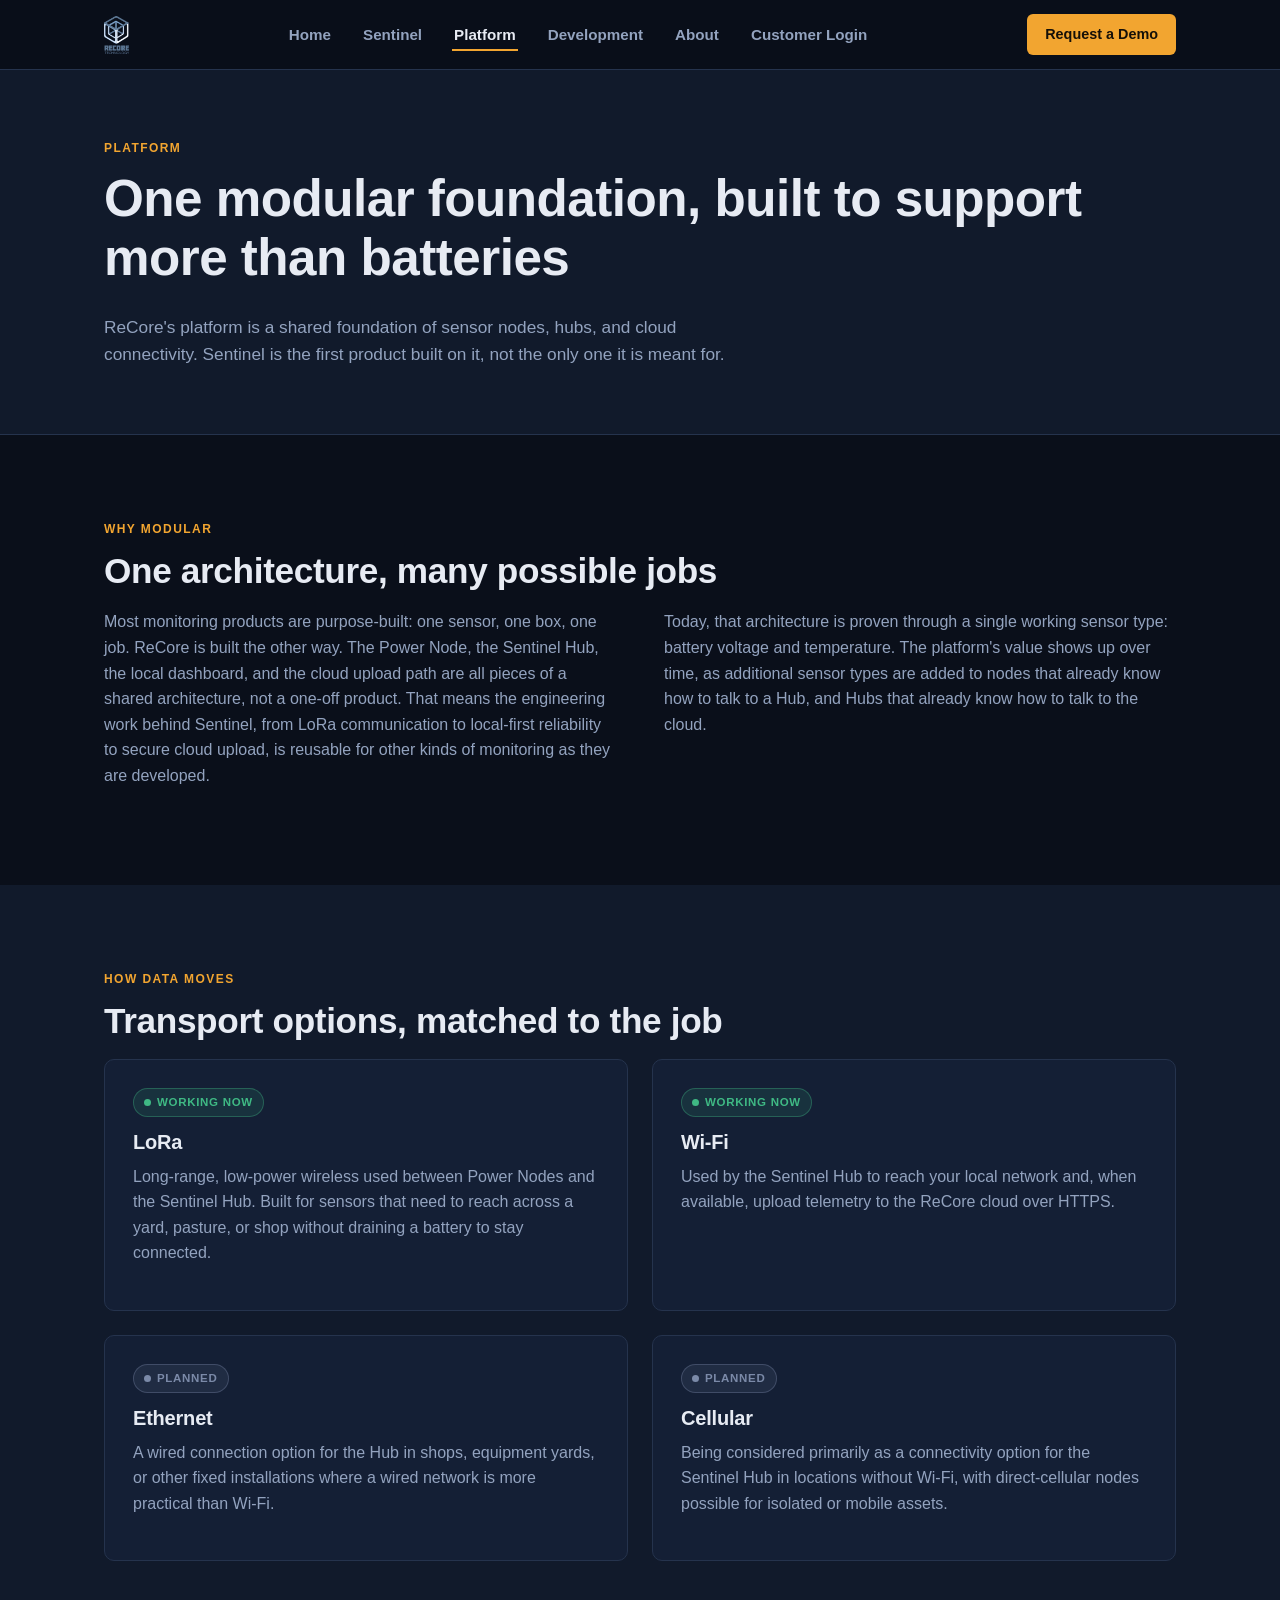
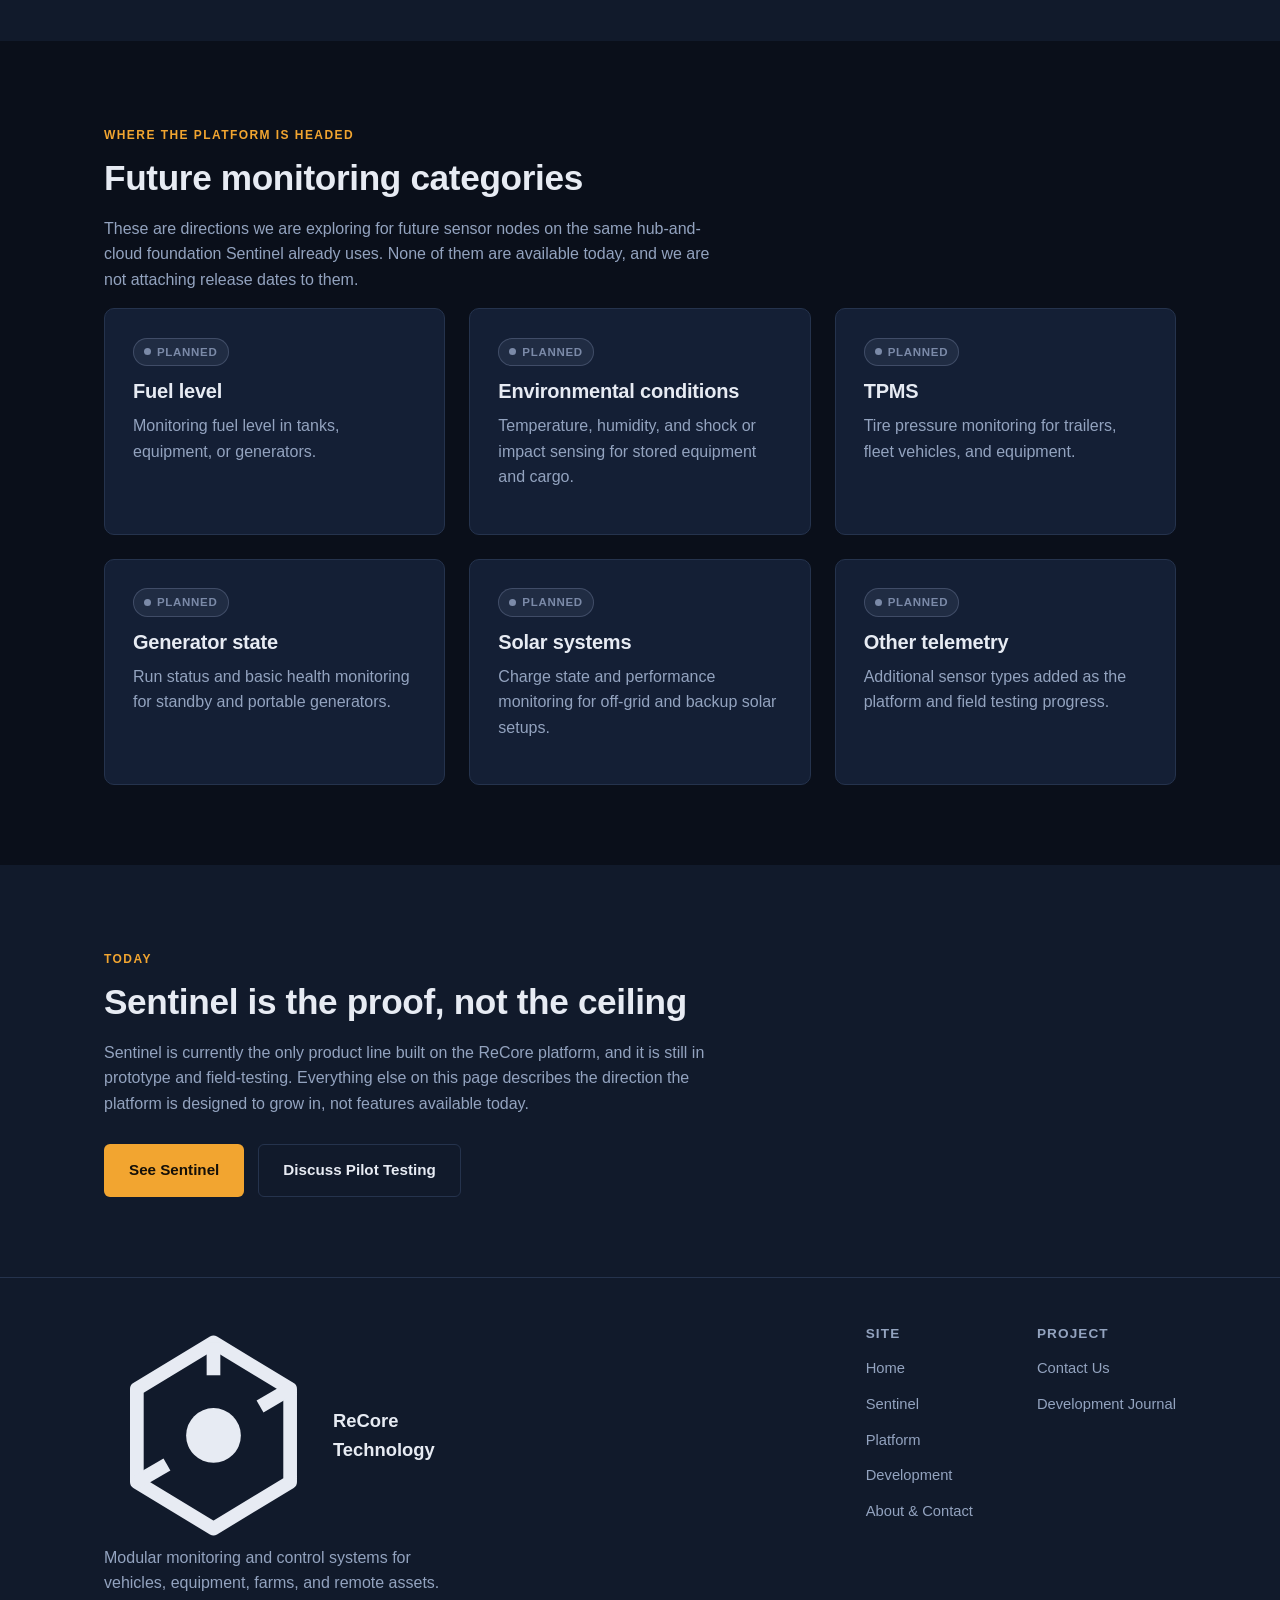
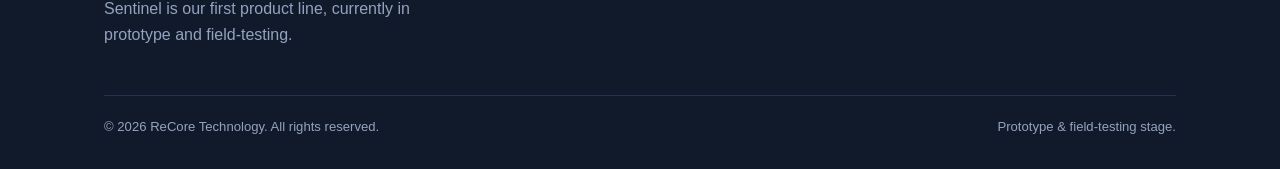
<file: platform.html>
<!DOCTYPE html>
<html lang="en">
<head>
<meta charset="UTF-8">
<meta name="viewport" content="width=device-width, initial-scale=1.0">
<title>Platform | ReCore Technology</title>
<meta name="description" content="The ReCore platform is a modular foundation of sensor nodes, hubs, and cloud connectivity. Sentinel is the first product built on it, not the only one it is meant for.">
<link rel="icon" href="assets/favicon.svg" type="image/svg+xml">
<meta property="og:title" content="Platform | ReCore Technology">
<meta property="og:description" content="A modular foundation of sensor nodes, hubs, and cloud connectivity for vehicles, equipment, farms, and remote assets.">
<meta property="og:type" content="website">
<meta name="theme-color" content="#0a0f1a">
<link rel="stylesheet" href="css/styles.css">
</head>
<body>
<a class="skip-link" href="#main">Skip to content</a>
<header class="site-header">
<nav class="nav-wrap" aria-label="Primary">
<a class="brand" href="index.html">
<img src="assets/logo.png" alt="ReCore Technology" class="brand-logo">
</a>
<button class="nav-toggle" type="button" aria-expanded="false" aria-controls="primary-nav" aria-label="Toggle navigation">&#9776;</button>
<ul class="nav-links" id="primary-nav">
<li><a href="index.html">Home</a></li>
<li><a href="sentinel.html">Sentinel</a></li>
<li><a href="platform.html" aria-current="page">Platform</a></li>
<li><a href="development.html">Development</a></li>
<li><a href="about.html">About</a></li>
<li><a href="app/">Customer Login</a></li>
</ul>
<a class="nav-cta" href="about.html#contact">Request a Demo</a>
</nav>
</header>
<main id="main">
<section class="page-hero">
<div class="container">
<p class="eyebrow">Platform</p>
<h1>One modular foundation, built to support more than batteries</h1>
<p class="lead">ReCore's platform is a shared foundation of sensor nodes, hubs, and cloud connectivity. Sentinel is the first product built on it, not the only one it is meant for.</p>
</div>
</section>
<section class="section">
<div class="container">
<p class="eyebrow">Why Modular</p>
<h2>One architecture, many possible jobs</h2>
<div class="two-col">
<p>Most monitoring products are purpose-built: one sensor, one box, one job. ReCore is built the other way. The Power Node, the Sentinel Hub, the local dashboard, and the cloud upload path are all pieces of a shared architecture, not a one-off product. That means the engineering work behind Sentinel, from LoRa communication to local-first reliability to secure cloud upload, is reusable for other kinds of monitoring as they are developed.</p>
<p>Today, that architecture is proven through a single working sensor type: battery voltage and temperature. The platform's value shows up over time, as additional sensor types are added to nodes that already know how to talk to a Hub, and Hubs that already know how to talk to the cloud.</p>
</div>
</div>
</section>
<section class="section section-alt">
<div class="container">
<p class="eyebrow">How Data Moves</p>
<h2>Transport options, matched to the job</h2>
<div class="grid grid-2">
<div class="card">
<span class="status status-working">Working now</span>
<h3>LoRa</h3>
<p>Long-range, low-power wireless used between Power Nodes and the Sentinel Hub. Built for sensors that need to reach across a yard, pasture, or shop without draining a battery to stay connected.</p>
</div>
<div class="card">
<span class="status status-working">Working now</span>
<h3>Wi-Fi</h3>
<p>Used by the Sentinel Hub to reach your local network and, when available, upload telemetry to the ReCore cloud over HTTPS.</p>
</div>
<div class="card">
<span class="status status-planned">Planned</span>
<h3>Ethernet</h3>
<p>A wired connection option for the Hub in shops, equipment yards, or other fixed installations where a wired network is more practical than Wi-Fi.</p>
</div>
<div class="card">
<span class="status status-planned">Planned</span>
<h3>Cellular</h3>
<p>Being considered primarily as a connectivity option for the Sentinel Hub in locations without Wi-Fi, with direct-cellular nodes possible for isolated or mobile assets.</p>
</div>
</div>
</div>
</section>
<section class="section">
<div class="container">
<p class="eyebrow">Where The Platform Is Headed</p>
<h2>Future monitoring categories</h2>
<p style="max-width:70ch">These are directions we are exploring for future sensor nodes on the same hub-and-cloud foundation Sentinel already uses. None of them are available today, and we are not attaching release dates to them.</p>
<div class="grid grid-3">
<div class="card"><span class="status status-planned">Planned</span><h3>Fuel level</h3><p>Monitoring fuel level in tanks, equipment, or generators.</p></div>
<div class="card"><span class="status status-planned">Planned</span><h3>Environmental conditions</h3><p>Temperature, humidity, and shock or impact sensing for stored equipment and cargo.</p></div>
<div class="card"><span class="status status-planned">Planned</span><h3>TPMS</h3><p>Tire pressure monitoring for trailers, fleet vehicles, and equipment.</p></div>
<div class="card"><span class="status status-planned">Planned</span><h3>Generator state</h3><p>Run status and basic health monitoring for standby and portable generators.</p></div>
<div class="card"><span class="status status-planned">Planned</span><h3>Solar systems</h3><p>Charge state and performance monitoring for off-grid and backup solar setups.</p></div>
<div class="card"><span class="status status-planned">Planned</span><h3>Other telemetry</h3><p>Additional sensor types added as the platform and field testing progress.</p></div>
</div>
</div>
</section>
<section class="section section-alt">
<div class="container">
<p class="eyebrow">Today</p>
<h2>Sentinel is the proof, not the ceiling</h2>
<p style="max-width:70ch">Sentinel is currently the only product line built on the ReCore platform, and it is still in prototype and field-testing. Everything else on this page describes the direction the platform is designed to grow in, not features available today.</p>
<div class="btn-row">
<a class="btn btn-primary" href="sentinel.html">See Sentinel</a>
<a class="btn btn-secondary" href="about.html#contact">Discuss Pilot Testing</a>
</div>
</div>
</section>
</main>
<footer class="site-footer">
<div class="container">
<div class="footer-grid">
<div class="footer-brand">
<a class="brand" href="index.html">
<svg viewBox="0 0 40 40" aria-hidden="true"><polygon points="20,3 34,11.5 34,28.5 20,37 6,28.5 6,11.5" fill="none" stroke="currentColor" stroke-width="2.5" stroke-linejoin="round"/><circle cx="20" cy="20" r="5" fill="currentColor"/><line x1="20" y1="3" x2="20" y2="9" stroke="currentColor" stroke-width="2.5"/><line x1="34" y1="11.5" x2="28.5" y2="14.7" stroke="currentColor" stroke-width="2.5"/><line x1="6" y1="28.5" x2="11.5" y2="25.3" stroke="currentColor" stroke-width="2.5"/></svg>
ReCore Technology
</a>
<p>Modular monitoring and control systems for vehicles, equipment, farms, and remote assets. Sentinel is our first product line, currently in prototype and field-testing.</p>
</div>
<div class="footer-cols">
<div class="footer-col">
<h4>Site</h4>
<ul>
<li><a href="index.html">Home</a></li>
<li><a href="sentinel.html">Sentinel</a></li>
<li><a href="platform.html">Platform</a></li>
<li><a href="development.html">Development</a></li>
<li><a href="about.html">About &amp; Contact</a></li>
</ul>
</div>
<div class="footer-col">
<h4>Project</h4>
<ul>
<li><a href="mailto:info@recoretechnology.com">Contact Us</a></li>
<li><a href="development.html#milestones">Development Journal</a></li>
</ul>
</div>
</div>
</div>
<div class="footer-bottom">
<span>&copy; <span data-year>2026</span> ReCore Technology. All rights reserved.</span>
<span>Prototype &amp; field-testing stage.</span>
</div>
</div>
</footer>
<script src="js/main.js"></script>
</body>
</html>
</file>
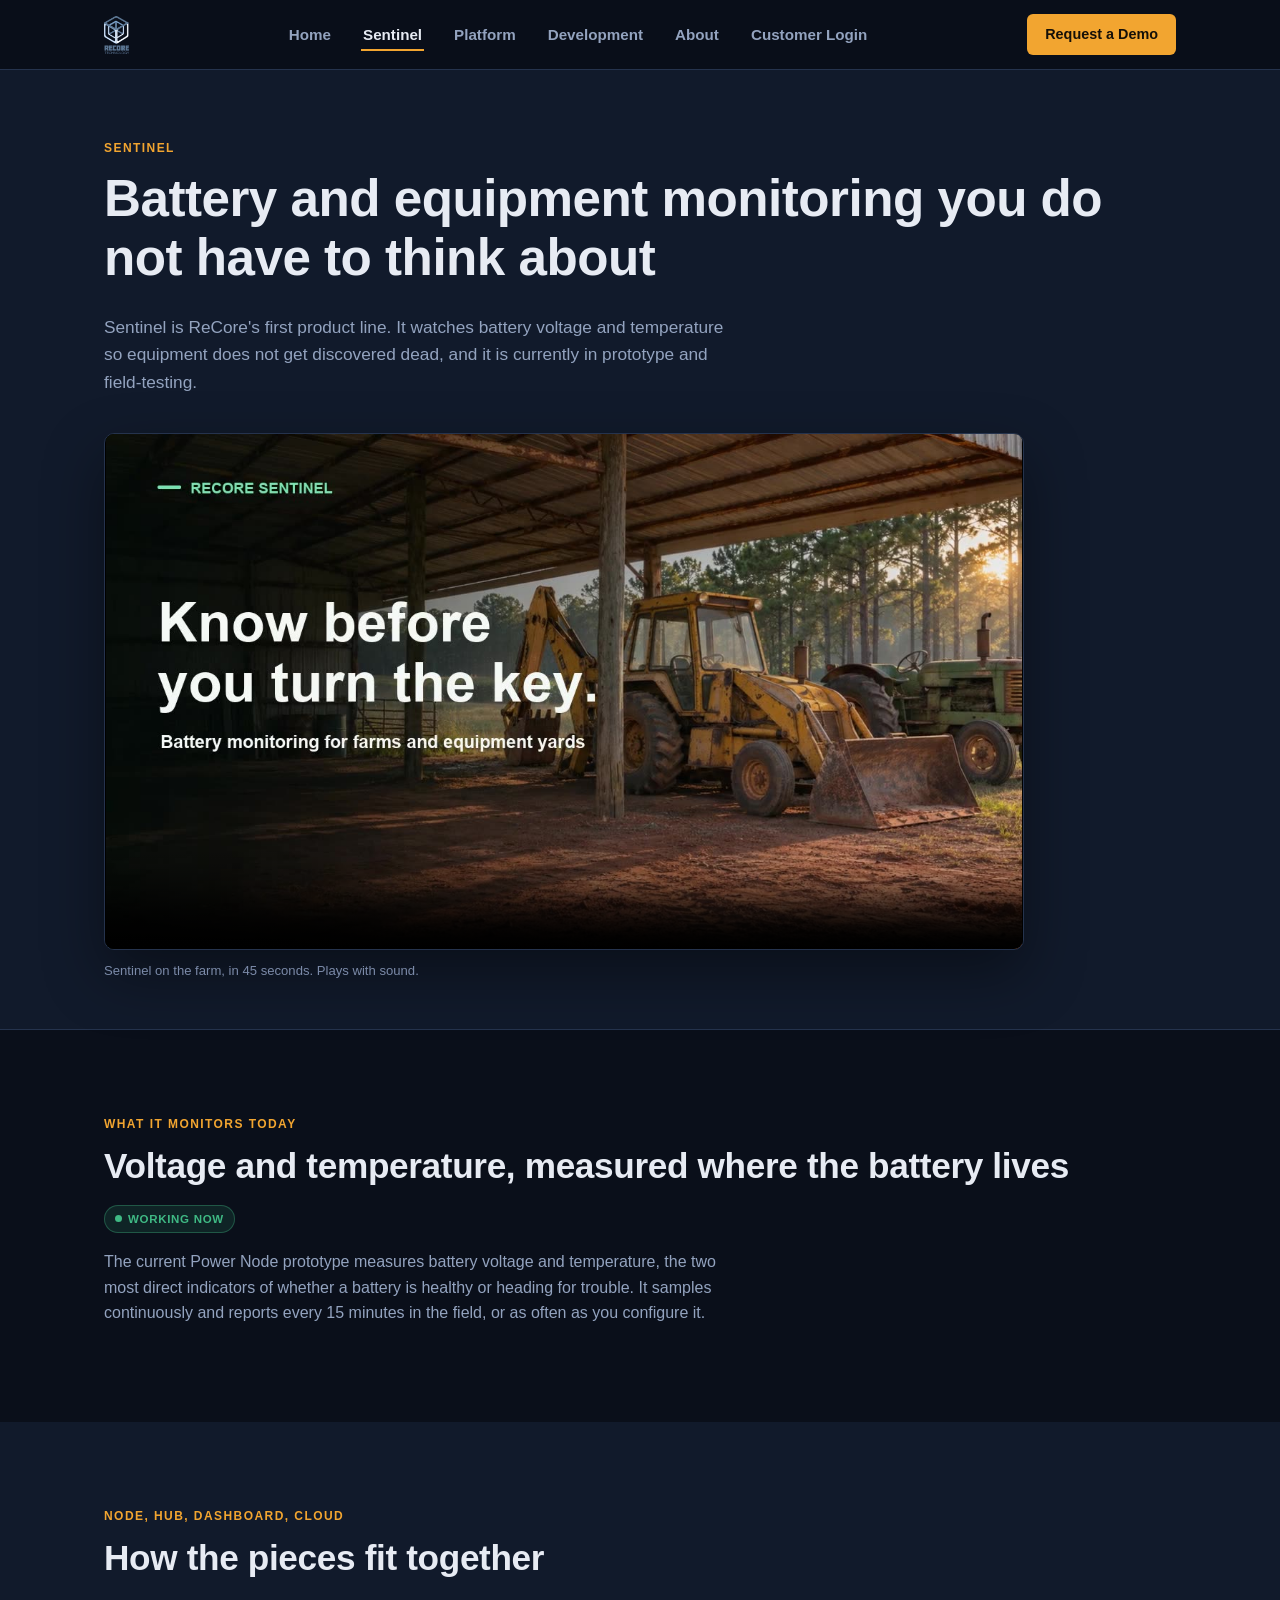
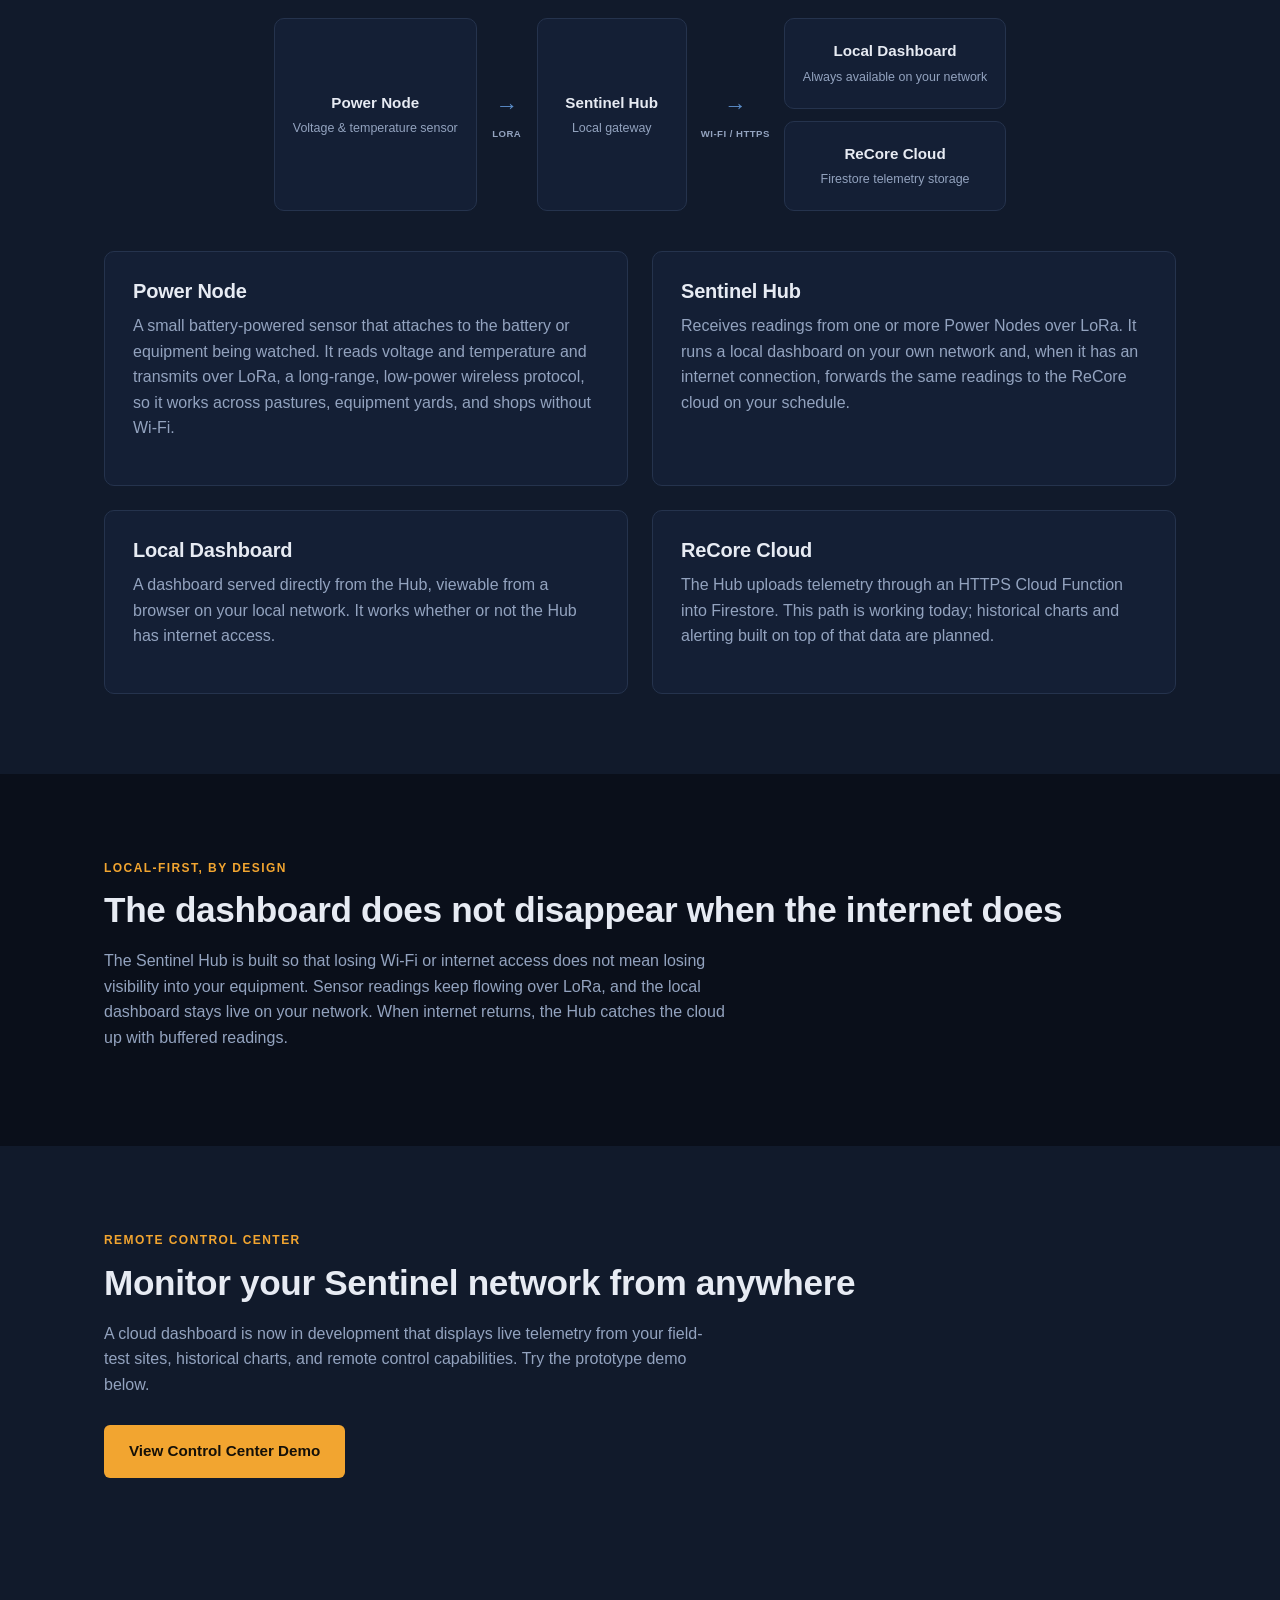
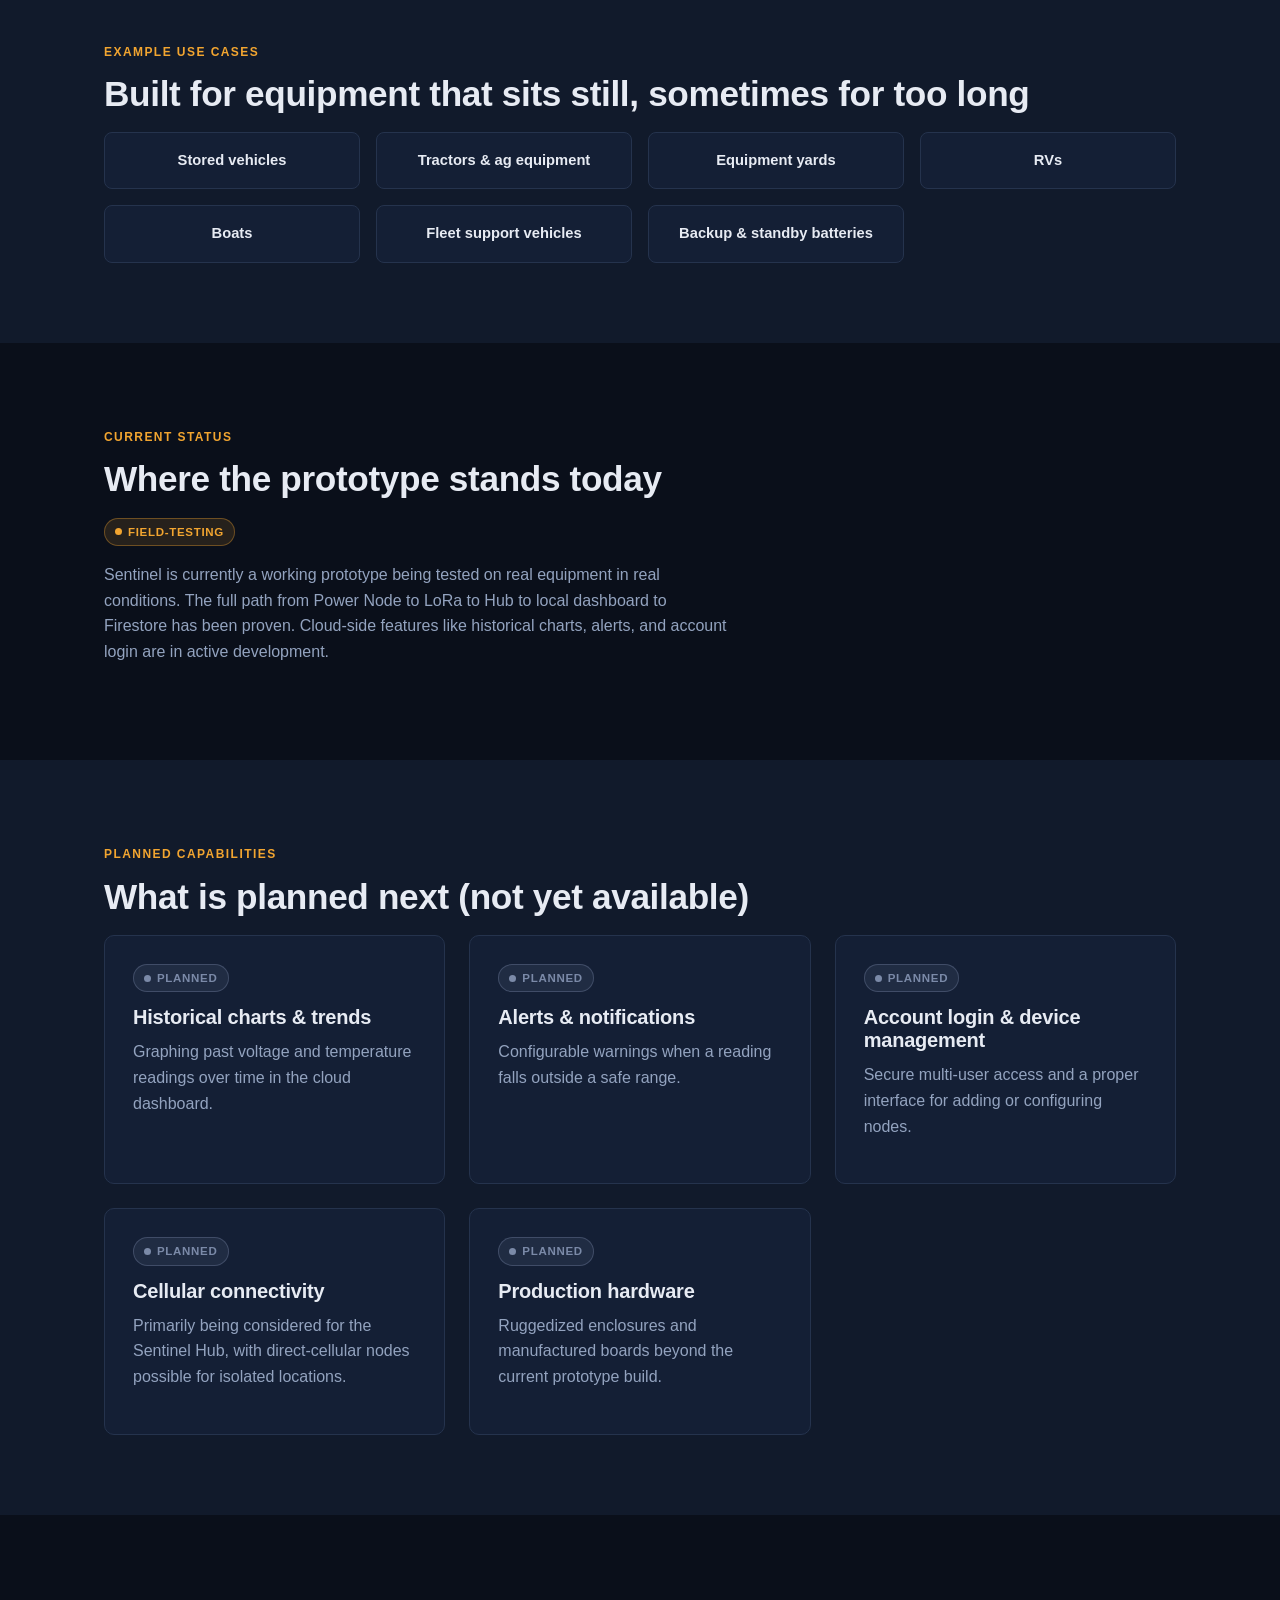
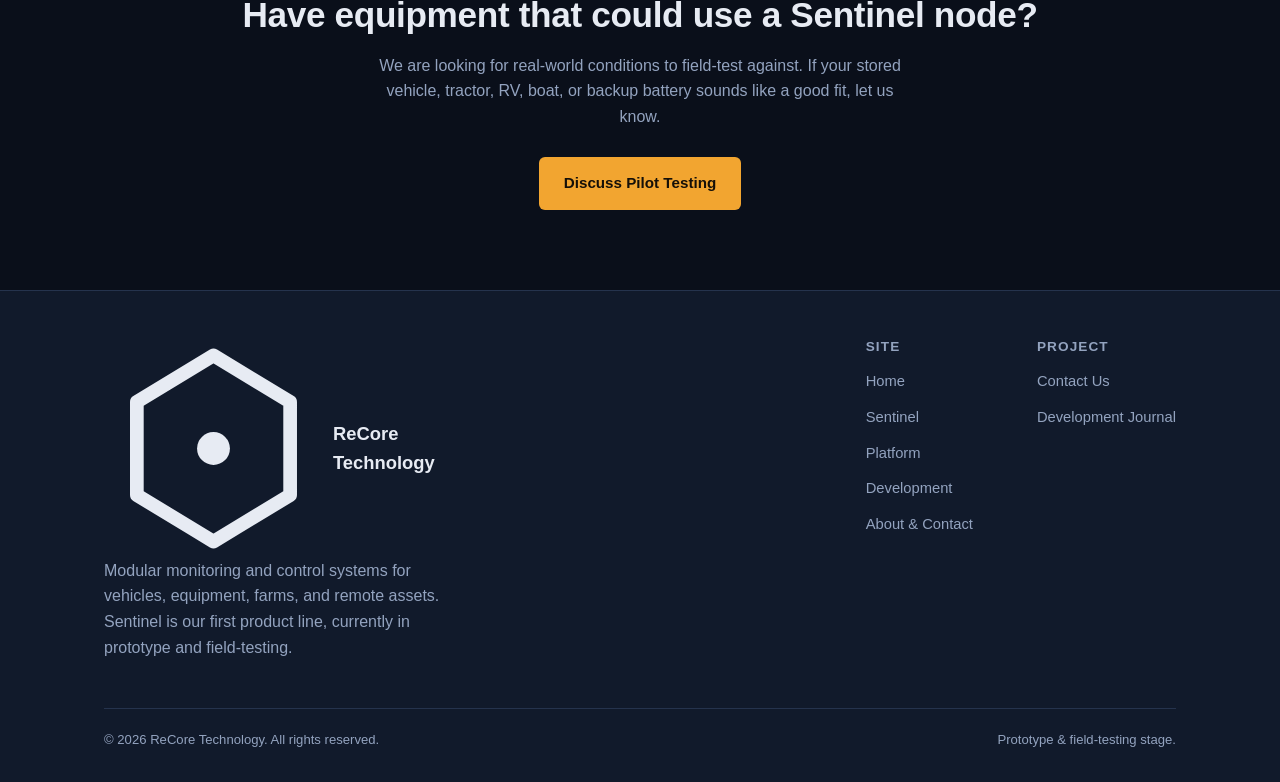
<file: sentinel.html>
<!DOCTYPE html>
<html lang="en">
<head>
  <meta charset="UTF-8">
  <meta name="viewport" content="width=device-width, initial-scale=1.0">
  <title>Sentinel | ReCore Technology</title>
  <meta name="description" content="Sentinel is ReCore's first product line: battery voltage and temperature monitoring with a LoRa sensor node, a local hub, a local dashboard, and cloud telemetry.">
  <link rel="icon" href="assets/favicon.svg" type="image/svg+xml">
  <meta property="og:title" content="Sentinel | ReCore Technology">
  <meta property="og:description" content="Battery and equipment monitoring built for real conditions, currently in prototype and field-testing.">
  <meta property="og:type" content="website">
  <meta name="theme-color" content="#0a0f1a">
  <link rel="stylesheet" href="css/styles.css">
</head>
<body>
  <a class="skip-link" href="#main">Skip to content</a>
  <header class="site-header">
    <nav class="nav-wrap" aria-label="Primary">
      <a class="brand" href="index.html">
        <img src="assets/logo.png" alt="ReCore Technology" class="brand-logo">
      </a>
      <button class="nav-toggle" type="button" aria-expanded="false" aria-controls="primary-nav" aria-label="Toggle navigation">&#9776;</button>
      <ul class="nav-links" id="primary-nav">
        <li><a href="index.html">Home</a></li>
        <li><a href="sentinel.html" aria-current="page">Sentinel</a></li>
        <li><a href="platform.html">Platform</a></li>
        <li><a href="development.html">Development</a></li>
        <li><a href="about.html">About</a></li>
        <li><a href="app/">Customer Login</a></li>
      </ul>
      <a class="nav-cta" href="about.html#contact">Request a Demo</a>
    </nav>
  </header>
  <main id="main">
    <section class="page-hero">
      <div class="container">
        <p class="eyebrow">Sentinel</p>
        <h1>Battery and equipment monitoring you do not have to think about</h1>
        <p class="lead">Sentinel is ReCore's first product line. It watches battery voltage and temperature so equipment does not get discovered dead, and it is currently in prototype and field-testing.</p>
        <figure class="video-figure">
          <video controls playsinline preload="metadata" poster="assets/video/sentinel-farm-story-poster.jpg" aria-label="Sentinel farm story video">
            <source src="assets/video/sentinel-farm-story.mp4" type="video/mp4">
            <a href="assets/video/sentinel-farm-story.mp4">Watch the Sentinel farm story video</a>
          </video>
          <figcaption>Sentinel on the farm, in 45 seconds. Plays with sound.</figcaption>
        </figure>
      </div>
    </section>
    <section class="section">
      <div class="container">
        <p class="eyebrow">What It Monitors Today</p>
        <h2>Voltage and temperature, measured where the battery lives</h2>
        <span class="status status-working">Working now</span>
        <p style="max-width:70ch;margin-top:16px">The current Power Node prototype measures battery voltage and temperature, the two most direct indicators of whether a battery is healthy or heading for trouble. It samples continuously and reports every 15 minutes in the field, or as often as you configure it.</p>
      </div>
    </section>
    <section class="section section-alt">
      <div class="container">
        <p class="eyebrow">Node, Hub, Dashboard, Cloud</p>
        <h2>How the pieces fit together</h2>
        <div class="diagram">
          <div class="diagram-node"><strong>Power Node</strong><span>Voltage &amp; temperature sensor</span></div>
          <div class="diagram-arrow">&#8594;<small>LoRa</small></div>
          <div class="diagram-node"><strong>Sentinel Hub</strong><span>Local gateway</span></div>
          <div class="diagram-arrow">&#8594;<small>Wi&#8209;Fi / HTTPS</small></div>
          <div class="diagram-col">
            <div class="diagram-branch">
              <div class="diagram-node"><strong>Local Dashboard</strong><span>Always available on your network</span></div>
              <div class="diagram-node"><strong>ReCore Cloud</strong><span>Firestore telemetry storage</span></div>
            </div>
          </div>
        </div>
        <div class="grid grid-2">
          <div class="card">
            <h3>Power Node</h3>
            <p>A small battery-powered sensor that attaches to the battery or equipment being watched. It reads voltage and temperature and transmits over LoRa, a long-range, low-power wireless protocol, so it works across pastures, equipment yards, and shops without Wi-Fi.</p>
          </div>
          <div class="card">
            <h3>Sentinel Hub</h3>
            <p>Receives readings from one or more Power Nodes over LoRa. It runs a local dashboard on your own network and, when it has an internet connection, forwards the same readings to the ReCore cloud on your schedule.</p>
          </div>
          <div class="card">
            <h3>Local Dashboard</h3>
            <p>A dashboard served directly from the Hub, viewable from a browser on your local network. It works whether or not the Hub has internet access.</p>
          </div>
          <div class="card">
            <h3>ReCore Cloud</h3>
            <p>The Hub uploads telemetry through an HTTPS Cloud Function into Firestore. This path is working today; historical charts and alerting built on top of that data are planned.</p>
          </div>
        </div>
      </div>
    </section>
    <section class="section">
      <div class="container">
        <p class="eyebrow">Local-First, By Design</p>
        <h2>The dashboard does not disappear when the internet does</h2>
        <p style="max-width:70ch">The Sentinel Hub is built so that losing Wi-Fi or internet access does not mean losing visibility into your equipment. Sensor readings keep flowing over LoRa, and the local dashboard stays live on your network. When internet returns, the Hub catches the cloud up with buffered readings.</p>
      </div>
    </section>
    <section class="section section-alt">
      <div class="container">
        <p class="eyebrow">Remote Control Center</p>
        <h2>Monitor your Sentinel network from anywhere</h2>
        <p style="max-width:70ch">A cloud dashboard is now in development that displays live telemetry from your field-test sites, historical charts, and remote control capabilities. Try the prototype demo below.</p>
        <div class="btn-row">
          <a class="btn btn-primary" href="control-center.html">View Control Center Demo</a>
        </div>
      </div>
    </section>
    <section class="section section-alt">
      <div class="container">
        <p class="eyebrow">Example Use Cases</p>
        <h2>Built for equipment that sits still, sometimes for too long</h2>
        <div class="use-cases">
          <div class="use-case">Stored vehicles</div>
          <div class="use-case">Tractors &amp; ag equipment</div>
          <div class="use-case">Equipment yards</div>
          <div class="use-case">RVs</div>
          <div class="use-case">Boats</div>
          <div class="use-case">Fleet support vehicles</div>
          <div class="use-case">Backup &amp; standby batteries</div>
        </div>
      </div>
    </section>
    <section class="section">
      <div class="container">
        <p class="eyebrow">Current Status</p>
        <h2>Where the prototype stands today</h2>
        <span class="status status-testing">Field-testing</span>
        <p style="max-width:70ch;margin-top:16px">Sentinel is currently a working prototype being tested on real equipment in real conditions. The full path from Power Node to LoRa to Hub to local dashboard to Firestore has been proven. Cloud-side features like historical charts, alerts, and account login are in active development.</p>
      </div>
    </section>
    <section class="section section-alt">
      <div class="container">
        <p class="eyebrow">Planned Capabilities</p>
        <h2>What is planned next (not yet available)</h2>
        <div class="grid grid-3">
          <div class="card"><span class="status status-planned">Planned</span><h3>Historical charts &amp; trends</h3><p>Graphing past voltage and temperature readings over time in the cloud dashboard.</p></div>
          <div class="card"><span class="status status-planned">Planned</span><h3>Alerts &amp; notifications</h3><p>Configurable warnings when a reading falls outside a safe range.</p></div>
          <div class="card"><span class="status status-planned">Planned</span><h3>Account login &amp; device management</h3><p>Secure multi-user access and a proper interface for adding or configuring nodes.</p></div>
          <div class="card"><span class="status status-planned">Planned</span><h3>Cellular connectivity</h3><p>Primarily being considered for the Sentinel Hub, with direct-cellular nodes possible for isolated locations.</p></div>
          <div class="card"><span class="status status-planned">Planned</span><h3>Production hardware</h3><p>Ruggedized enclosures and manufactured boards beyond the current prototype build.</p></div>
        </div>
      </div>
    </section>
    <section class="section" style="text-align:center">
      <div class="container">
        <h2>Have equipment that could use a Sentinel node?</h2>
        <p style="max-width:60ch;margin:0 auto 8px">We are looking for real-world conditions to field-test against. If your stored vehicle, tractor, RV, boat, or backup battery sounds like a good fit, let us know.</p>
        <div class="btn-row" style="justify-content:center">
          <a class="btn btn-primary" href="about.html#contact">Discuss Pilot Testing</a>
        </div>
      </div>
    </section>
  </main>
  <footer class="site-footer">
    <div class="container">
      <div class="footer-grid">
        <div class="footer-brand">
          <a class="brand" href="index.html">
            <svg viewBox="0 0 40 40" aria-hidden="true"><polygon points="20,3 34,11.5 34,28.5 20,37 6,28.5 6,11.5" fill="none" stroke="currentColor" stroke-width="2.5" stroke-linejoin="round"/><circle cx="20" cy="20" r="3" fill="currentColor"/></svg>
            ReCore Technology
          </a>
          <p>Modular monitoring and control systems for vehicles, equipment, farms, and remote assets. Sentinel is our first product line, currently in prototype and field-testing.</p>
        </div>
        <div class="footer-cols">
          <div class="footer-col">
            <h4>Site</h4>
            <ul>
              <li><a href="index.html">Home</a></li>
              <li><a href="sentinel.html">Sentinel</a></li>
              <li><a href="platform.html">Platform</a></li>
              <li><a href="development.html">Development</a></li>
              <li><a href="about.html">About &amp; Contact</a></li>
            </ul>
          </div>
          <div class="footer-col">
            <h4>Project</h4>
            <ul>
              <li><a href="mailto:info@recoretechnology.com">Contact Us</a></li>
              <li><a href="development.html#milestones">Development Journal</a></li>
            </ul>
          </div>
        </div>
      </div>
      <div class="footer-bottom">
        <span>&copy; <span data-year>2026</span> ReCore Technology. All rights reserved.</span>
        <span>Prototype &amp; field-testing stage.</span>
      </div>
    </div>
  </footer>
  <script src="js/main.js"></script>
</body>
</html>
</file>
<file: css/styles.css>
:root{
--bg:#0a0f1a;
--bg-alt:#111a2b;
--bg-card:#141f35;
--border:#25334d;
--text:#e7ebf3;
--text-muted:#93a3bf;
--accent:#f2a530;
--accent-2:#5b8dc9;
--good:#3fb984;
--testing:#f2a530;
--planned:#7b8aa8;
--radius:10px;
--maxw:1120px;
--font-sans:-apple-system,BlinkMacSystemFont,"Segoe UI",Roboto,Helvetica,Arial,sans-serif;
}
*,*::before,*::after{box-sizing:border-box;}
html{scroll-behavior:smooth;}
body{margin:0;font-family:var(--font-sans);background:var(--bg);color:var(--text);line-height:1.6;-webkit-font-smoothing:antialiased;}
img{max-width:100%;display:block;}
a{color:inherit;}
h1,h2,h3,h4{font-weight:800;line-height:1.15;margin:0 0 .5em;letter-spacing:-.01em;}
h1{font-size:clamp(2rem,5vw,3.2rem);}
h2{font-size:clamp(1.5rem,3.5vw,2.2rem);}
h3{font-size:1.25rem;}
p{margin:0 0 1em;color:var(--text-muted);}
.container{max-width:var(--maxw);margin:0 auto;padding:0 24px;}
.section{padding:80px 0;}
.section-alt{background:var(--bg-alt);}
.eyebrow{display:inline-block;text-transform:uppercase;letter-spacing:.12em;font-size:.75rem;font-weight:700;color:var(--accent);margin-bottom:12px;}
.site-header{position:sticky;top:0;z-index:50;background:rgba(10,15,26,.92);backdrop-filter:blur(6px);border-bottom:1px solid var(--border);}
.skip-link{position:absolute;left:-999px;top:0;background:var(--accent);color:#151008;padding:10px 16px;z-index:100;font-weight:700;}
.skip-link:focus{left:16px;top:16px;}
.nav-wrap{display:flex;align-items:center;justify-content:space-between;padding:14px 24px;max-width:var(--maxw);margin:0 auto;}
.brand{display:flex;align-items:center;gap:10px;text-decoration:none;font-weight:800;font-size:1.15rem;color:var(--text);}
.brand-logo{height:38px;width:auto;display:block;}
.nav-links{display:flex;gap:28px;list-style:none;margin:0;padding:0;}
.nav-links a{text-decoration:none;color:var(--text-muted);font-weight:600;font-size:.95rem;padding:6px 2px;border-bottom:2px solid transparent;transition:color .15s,border-color .15s;}
.nav-links a:hover,.nav-links a[aria-current="page"]{color:var(--text);border-color:var(--accent);}
.nav-cta{display:inline-flex;align-items:center;background:var(--accent);color:#151008;padding:9px 18px;border-radius:6px;font-weight:700;font-size:.9rem;text-decoration:none;white-space:nowrap;}
.nav-toggle{display:none;background:none;border:1px solid var(--border);color:var(--text);border-radius:6px;padding:8px 10px;font-size:1.1rem;cursor:pointer;}
.btn{display:inline-flex;align-items:center;justify-content:center;gap:8px;padding:13px 24px;border-radius:6px;font-weight:700;font-size:.95rem;text-decoration:none;border:1px solid transparent;cursor:pointer;transition:background .15s,border-color .15s,color .15s;}
.btn-primary{background:var(--accent);color:#151008;}
.btn-primary:hover{background:#ffb946;}
.btn-secondary{background:transparent;border-color:var(--border);color:var(--text);}
.btn-secondary:hover{border-color:var(--accent-2);color:var(--accent-2);}
.btn-row{display:flex;gap:14px;flex-wrap:wrap;margin-top:28px;}
.hero{padding:96px 0 72px;background:linear-gradient(180deg,var(--bg) 0%,var(--bg-alt) 100%);border-bottom:1px solid var(--border);}
.hero-grid{display:grid;grid-template-columns:1.1fr .9fr;gap:56px;align-items:center;}
.hero p.lead{font-size:1.15rem;max-width:52ch;}
.hero-art{display:flex;align-items:center;justify-content:center;}
.status{display:inline-flex;align-items:center;gap:6px;font-size:.72rem;font-weight:800;text-transform:uppercase;letter-spacing:.06em;padding:4px 10px;border-radius:999px;border:1px solid transparent;}
.status::before{content:"";width:7px;height:7px;border-radius:50%;background:currentColor;}
.status-working{color:var(--good);background:rgba(63,185,132,.12);border-color:rgba(63,185,132,.35);}
.status-testing{color:var(--testing);background:rgba(242,165,48,.12);border-color:rgba(242,165,48,.35);}
.status-planned{color:var(--planned);background:rgba(123,138,168,.12);border-color:rgba(123,138,168,.35);}
.grid{display:grid;gap:24px;}
.grid-3{grid-template-columns:repeat(3,1fr);}
.grid-2{grid-template-columns:repeat(2,1fr);}
.card{background:var(--bg-card);border:1px solid var(--border);border-radius:var(--radius);padding:28px;}
.card h3{margin-bottom:10px;}
.card .status{margin-bottom:14px;}
.diagram{display:flex;align-items:stretch;justify-content:center;gap:0;flex-wrap:wrap;margin:40px 0;}
.diagram-node{background:var(--bg-card);border:1px solid var(--border);border-radius:var(--radius);padding:20px 18px;min-width:150px;text-align:center;display:flex;flex-direction:column;justify-content:center;}
.diagram-node strong{display:block;margin-bottom:4px;font-size:.95rem;}
.diagram-node span{font-size:.78rem;color:var(--text-muted);}
.diagram-arrow{display:flex;flex-direction:column;align-items:center;justify-content:center;gap:2px;padding:0 14px;color:var(--accent-2);font-size:1.4rem;font-weight:700;min-width:60px;}
.diagram-arrow small{font-size:.6rem;color:var(--text-muted);font-weight:600;text-transform:uppercase;letter-spacing:.05em;}
.diagram-branch{display:flex;flex-direction:column;gap:12px;justify-content:center;}
.diagram-col{display:flex;align-items:center;}
.timeline{border-left:2px solid var(--border);margin-left:8px;padding-left:28px;display:flex;flex-direction:column;gap:36px;}
.timeline-item{position:relative;}
.timeline-item::before{content:"";position:absolute;left:-34px;top:4px;width:12px;height:12px;border-radius:50%;background:var(--bg);border:2px solid var(--accent);}
.timeline-item h3{margin-bottom:6px;}
.site-footer{border-top:1px solid var(--border);padding:48px 0 32px;background:var(--bg-alt);}
.footer-grid{display:flex;justify-content:space-between;flex-wrap:wrap;gap:32px;margin-bottom:32px;}
.footer-brand{max-width:340px;}
.footer-cols{display:flex;gap:64px;flex-wrap:wrap;}
.footer-col h4{font-size:.85rem;text-transform:uppercase;letter-spacing:.08em;color:var(--text-muted);margin-bottom:14px;}
.footer-col ul{list-style:none;margin:0;padding:0;display:flex;flex-direction:column;gap:10px;}
.footer-col a{text-decoration:none;color:var(--text-muted);font-size:.92rem;}
.footer-col a:hover{color:var(--text);}
.footer-bottom{border-top:1px solid var(--border);padding-top:20px;font-size:.82rem;color:var(--text-muted);display:flex;justify-content:space-between;flex-wrap:wrap;gap:10px;}
.disclosure{background:var(--bg-card);border:1px solid var(--border);border-left:4px solid var(--accent);border-radius:8px;padding:24px 28px;}
.disclosure h3{margin-bottom:12px;}
.status-table{width:100%;border-collapse:collapse;margin-top:16px;}
.status-table td{padding:10px 0;border-top:1px solid var(--border);vertical-align:top;font-size:.94rem;}
.status-table td:first-child{width:160px;padding-right:16px;color:var(--text);font-weight:700;}
.contact-box{background:var(--bg-card);border:1px solid var(--border);border-radius:var(--radius);padding:32px;max-width:560px;}
.contact-box .btn{margin-top:8px;}
.page-hero{padding:64px 0 48px;border-bottom:1px solid var(--border);background:var(--bg-alt);}
.page-hero p.lead{max-width:65ch;font-size:1.08rem;}
.use-cases{display:grid;grid-template-columns:repeat(4,1fr);gap:16px;}
.use-case{background:var(--bg-card);border:1px solid var(--border);border-radius:8px;padding:16px;font-size:.92rem;font-weight:600;text-align:center;}
.two-col{display:grid;grid-template-columns:1fr 1fr;gap:48px;align-items:start;}
.tag-list{display:flex;flex-wrap:wrap;gap:10px;margin-top:16px;}
.tag{background:var(--bg-alt);border:1px solid var(--border);border-radius:6px;padding:6px 12px;font-size:.82rem;color:var(--text-muted);}
@media (max-width:900px){
.hero-grid{grid-template-columns:1fr;}
.grid-3{grid-template-columns:1fr 1fr;}
.use-cases{grid-template-columns:repeat(2,1fr);}
.footer-grid{flex-direction:column;}
.two-col{grid-template-columns:1fr;}
}
@media (max-width:720px){
.nav-links{position:fixed;top:64px;left:0;right:0;background:var(--bg);border-bottom:1px solid var(--border);flex-direction:column;padding:16px 24px;gap:4px;display:none;}
.nav-links.open{display:flex;}
.nav-links a{padding:12px 0;border-bottom:1px solid var(--border);}
.nav-toggle{display:inline-flex;}
.nav-cta{display:none;}
.grid-3{grid-template-columns:1fr;}
.grid-2{grid-template-columns:1fr;}
.use-cases{grid-template-columns:1fr 1fr;}
.diagram{flex-direction:column;align-items:stretch;}
.diagram-arrow{flex-direction:row;padding:6px 0;}
.diagram-col{flex-direction:column;}
.section{padding:56px 0;}
.hero{padding:56px 0 40px;}
}



.video-figure{margin:36px 0 0;max-width:920px;}
.video-figure video{width:100%;height:auto;aspect-ratio:16/9;display:block;background:#000;border-radius:var(--radius);border:1px solid var(--border);box-shadow:0 24px 60px rgba(0,0,0,.4);}
.video-figure figcaption{font-size:.82rem;color:var(--planned);margin-top:10px;}
</file>
<file: css/hub-dashboard.css>
/* GENERATED by tools/sync-hub-dashboard.cjs from the Sentinel Hub firmware. Do not edit by hand. */
.hubDash{--bg:#0b1118;--panel:#121b27;--card:#1a2635;--card2:#202e40;--text:#edf3f8;--muted:#92a6ba;--line:#2c3c50;--accent:#38d996;--accent2:#4da3ff;--ok:#3ddc84;--low:#ffb020;--critical:#ff5964;--offline:#64748b;--shadow:0 14px 35px rgba(0,0,0,.23)}
.hubDash *{box-sizing:border-box}
.hubDash{background:var(--bg)}
.hubDash{margin:0;font-family:Inter,ui-sans-serif,system-ui,-apple-system,BlinkMacSystemFont,"Segoe UI",sans-serif;background:var(--bg);color:var(--text)}
.hubDash button,.hubDash input,.hubDash select{font:inherit}
.hubDash .shell{min-height:100vh}
.hubDash .topbar{height:74px;display:flex;align-items:center;justify-content:space-between;padding:0 22px;border-bottom:1px solid var(--line);background:rgba(11,17,24,.94);position:sticky;top:0;z-index:10;backdrop-filter:blur(12px)}
.hubDash .brand{display:flex;align-items:center;gap:12px}
.hubDash .brandmark{width:52px;height:52px;display:grid;place-items:center}
.hubDash .brandmark img{width:52px;height:52px;object-fit:contain;filter:drop-shadow(0 2px 4px rgba(0,0,0,.35))}
.hubDash .brand h1{font-size:1rem;margin:0}
.hubDash .brand small{display:block;color:var(--muted);font-size:.72rem;margin-top:1px}
.hubDash .connection{display:flex;align-items:center;gap:8px;color:var(--muted);font-size:.78rem}
.hubDash .dot{width:9px;height:9px;border-radius:50%;background:var(--ok);box-shadow:0 0 0 4px rgba(61,220,132,.12)}
.hubDash .layout{display:grid;grid-template-columns:220px minmax(0,1fr);min-height:calc(100vh - 74px)}
.hubDash .sidebar{border-right:1px solid var(--line);padding:18px 12px;background:#0e1620}
.hubDash .nav{display:grid;gap:5px}
.hubDash .nav button{border:0;background:transparent;color:var(--muted);padding:11px 12px;border-radius:10px;text-align:left;cursor:pointer;display:flex;gap:10px;align-items:center}
.hubDash .nav button:hover{background:#162231;color:var(--text)}
.hubDash .nav button.active{background:#193329;color:#bff6df}
.hubDash .nav .ico{width:21px;text-align:center}
.hubDash .sidefoot{position:sticky;top:calc(100vh - 125px);color:#61788e;font-size:.7rem;padding:18px 12px}
.hubDash main{padding:28px;max-width:1160px;width:100%;margin:0 auto}
.hubDash .page{display:none}
.hubDash .page.active{display:block}
.hubDash .headline{display:flex;justify-content:space-between;align-items:flex-end;gap:16px;margin-bottom:22px}
.hubDash .headline h2{margin:0;font-size:1.55rem}
.hubDash .headline p{margin:6px 0 0;color:var(--muted);font-size:.9rem}
.hubDash .updated{color:var(--muted);font-size:.78rem}
.hubDash .summary{display:grid;grid-template-columns:repeat(4,minmax(0,1fr));gap:12px;margin-bottom:18px}
.hubDash .summaryCard{background:var(--panel);border:1px solid var(--line);border-radius:14px;padding:15px}
.hubDash .summaryCard span{color:var(--muted);font-size:.76rem}
.hubDash .summaryCard b{display:block;font-size:1.45rem;margin-top:5px}
.hubDash .summaryCard em{font-style:normal;font-size:.72rem;color:var(--muted)}
.hubDash .grid{display:grid;gap:14px}
.hubDash .nodeCard{background:var(--card);border-radius:16px;border:1px solid var(--line);border-left:5px solid var(--offline);padding:17px;box-shadow:var(--shadow)}
.hubDash .nodeCard.ok{border-left-color:var(--ok)}
.hubDash .nodeCard.low{border-left-color:var(--low)}
.hubDash .nodeCard.critical{border-left-color:var(--critical)}
.hubDash .nodeCard.offline{opacity:.68}
.hubDash .cardTop{display:flex;justify-content:space-between;gap:12px;align-items:flex-start}
.hubDash .nodeName{font-size:1.12rem;font-weight:760}
.hubDash .nodeMeta{color:var(--muted);font-size:.78rem;margin-top:2px}
.hubDash .badge{font-size:.71rem;font-weight:850;border-radius:999px;padding:4px 10px;background:#273446}
.hubDash .badge.ok{color:var(--ok)}
.hubDash .badge.low{color:var(--low)}
.hubDash .badge.critical{color:var(--critical)}
.hubDash .badge.offline{color:#a8b4c0}
.hubDash .stats{display:grid;grid-template-columns:repeat(3,minmax(0,1fr));gap:13px;margin-top:16px}
.hubDash .stat{color:var(--muted);font-size:.74rem}
.hubDash .stat b{display:block;color:var(--text);font-size:1.02rem;margin-top:3px}
.hubDash .spark{height:280px;border-radius:10px;background:linear-gradient(180deg,rgba(56,217,150,.08),transparent),repeating-linear-gradient(90deg,transparent,transparent 39px,rgba(255,255,255,.035) 40px);margin-top:16px;border:1px solid rgba(255,255,255,.045);display:flex;align-items:center;justify-content:center;color:#6f8498;font-size:.73rem;overflow:hidden}
.hubDash .spark svg{width:100%;height:100%;display:block}
.hubDash .chartLegend{display:flex;flex-wrap:wrap;gap:14px;align-items:center;color:var(--muted);font-size:.68rem;margin-top:7px}
.hubDash .legendItem{display:flex;align-items:center;gap:5px}
.hubDash .legendSwatch{width:18px;height:3px;border-radius:2px}
.hubDash .legendVoltage{background:var(--accent)}
.hubDash .legendTemp{background:#a78bfa}
.hubDash .legendExternal{background:#4da3ff}
.hubDash .legendRssi{background:#ffb020}
.hubDash .sparkMeta{display:flex;justify-content:space-between;color:var(--muted);font-size:.68rem;margin-top:5px}
.hubDash .cardActions{display:flex;align-items:center;gap:8px}
.hubDash .editBtn{border:1px solid var(--line);background:#172434;color:var(--text);border-radius:9px;padding:7px 10px;cursor:pointer}
.hubDash .editBtn:hover{border-color:var(--accent)}
.hubDash .configure{display:none;margin-top:16px;border-top:1px solid var(--line);padding-top:15px}
.hubDash .configure.open{display:block}
.hubDash .editingNote{color:var(--accent);font-size:.72rem;margin-bottom:10px}
.hubDash .buttonRow{display:flex;gap:8px}
.hubDash .cancel{border:1px solid #43566c;border-radius:9px;padding:10px 14px;background:transparent;color:var(--text);cursor:pointer}
.hubDash .formGrid{display:grid;grid-template-columns:minmax(180px,1fr) minmax(170px,.65fr) auto;gap:10px;align-items:end}
.hubDash .field label{display:block;color:var(--muted);font-size:.72rem;margin:0 0 6px}
.hubDash .field input,.hubDash .field select{width:100%;border:1px solid #35485e;background:#111b27;color:var(--text);border-radius:9px;padding:10px 11px;outline:none}
.hubDash .field input:focus,.hubDash .field select:focus{border-color:var(--accent)}
.hubDash .apply{border:0;border-radius:9px;padding:11px 15px;background:var(--accent);color:#072016;font-weight:800;cursor:pointer}
.hubDash .apply:hover{filter:brightness(1.06)}
.hubDash .apply:disabled{opacity:.5;cursor:not-allowed}
.hubDash .interval{font-size:.7rem;color:var(--muted);margin-top:5px}
.hubDash .notice{display:none;margin-top:12px;border-radius:10px;padding:10px 12px;font-size:.79rem}
.hubDash .notice.show{display:block}
.hubDash .notice.wait{background:#182c3d;color:#b9dcfa}
.hubDash .notice.success{background:#16352a;color:#bdf4db}
.hubDash .notice.error{background:#3a2024;color:#ffc0c5}
.hubDash .empty,.hubDash .placeholder{background:var(--panel);border:1px solid var(--line);border-radius:15px;padding:22px;color:var(--muted)}
.hubDash .placeholder h3{color:var(--text);margin:0 0 7px}
.hubDash .placeholderGrid{display:grid;grid-template-columns:repeat(2,minmax(0,1fr));gap:13px}
.hubDash .placeholder .iconBox{width:42px;height:42px;border-radius:12px;background:#172536;display:grid;place-items:center;margin-bottom:14px;font-size:1.2rem}
.hubDash .event{display:flex;gap:12px;padding:13px 0;border-bottom:1px solid var(--line)}
.hubDash .event:last-child{border:0}
.hubDash .eventDot{width:9px;height:9px;border-radius:50%;background:var(--accent2);margin-top:6px}
.hubDash .event strong{display:block}
.hubDash .event small{color:var(--muted)}
@media(max-width:780px){.hubDash .layout{grid-template-columns:1fr}
.hubDash .sidebar{border-right:0;border-bottom:1px solid var(--line);padding:8px;position:sticky;top:74px;z-index:9}
.hubDash .nav{grid-template-columns:repeat(6,1fr);overflow-x:auto}
.hubDash .nav button{justify-content:center;padding:9px}
.hubDash .nav button span:last-child{display:none}
.hubDash .sidefoot{display:none}
.hubDash main{padding:18px}
.hubDash .summary{grid-template-columns:repeat(2,1fr)}
.hubDash .stats{grid-template-columns:repeat(2,1fr)}
.hubDash .formGrid{grid-template-columns:1fr}
.hubDash .headline{align-items:flex-start;flex-direction:column}
.hubDash .placeholderGrid{grid-template-columns:1fr}
}
.hubDash .miniGrid{display:grid;grid-template-columns:repeat(auto-fill,minmax(230px,1fr));gap:11px;margin-bottom:18px;align-content:start}
.hubDash .miniCard{display:grid;grid-template-columns:104px minmax(0,1fr);gap:11px;align-items:center;background:var(--card);border:1px solid var(--line);border-radius:13px;padding:10px 12px 10px 8px;cursor:pointer;transition:border-color .15s}
.hubDash .miniCard:hover{border-color:#3d5470}
.hubDash .miniCard.active{border-color:var(--accent);box-shadow:0 0 0 1px var(--accent) inset}
.hubDash .miniCard.offline{opacity:.72}
.hubDash .gDial{position:relative;width:104px;height:104px}
.hubDash .gDial>svg{width:104px;height:104px;display:block}
.hubDash .gCenter{position:absolute;left:0;right:0;top:27px;display:flex;flex-direction:column;align-items:center;text-align:center;pointer-events:none}
.hubDash .gBig{font-size:1.3rem;font-weight:850;line-height:1;font-variant-numeric:tabular-nums}
.hubDash .gBig.v{font-size:1.02rem;margin-top:3px}
.hubDash .gBig small{font-size:.58em;font-weight:800;margin-left:1px}
.hubDash .gLbl{display:flex;align-items:center;gap:2px;font-size:.5rem;font-weight:850;letter-spacing:.1em;color:var(--muted);margin-top:2px}
.hubDash .gLbl.chg{color:var(--accent2)}
.hubDash .gLbl.hi{color:var(--low)}
.hubDash .gVolt{font-size:.74rem;font-weight:800;font-variant-numeric:tabular-nums;margin-top:3px;padding-top:3px;border-top:1px solid var(--line)}
.hubDash .gTemp{position:absolute;left:0;right:0;bottom:3px;display:flex;justify-content:center;align-items:center;gap:2px;font-size:.7rem;font-weight:800;pointer-events:none}
.hubDash .gName{font-weight:800;font-size:.98rem;line-height:1.15;white-space:nowrap;overflow:hidden;text-overflow:ellipsis}
.hubDash .gSub{color:var(--muted);font-size:.68rem;margin-top:1px}
.hubDash .gSwap{position:relative;margin-top:7px;height:58px;overflow:hidden}
.hubDash .gFace,.hubDash .gLimits{position:absolute;inset:0;transition:opacity .15s}
.hubDash .gFace{white-space:nowrap}
.hubDash .gLimits{opacity:0}
.hubDash .miniCard:hover .gFace{opacity:0}
.hubDash .miniCard:hover .gLimits{opacity:1}
@media(hover:none){.hubDash .miniCard.active .gFace{opacity:0}
.hubDash .miniCard.active .gLimits{opacity:1}
}
.hubDash .gPill{display:inline-block;font-size:.56rem;font-weight:850;letter-spacing:.04em;border-radius:999px;padding:2px 6px;border:1px solid currentColor}
.hubDash .gPill.ok{color:var(--ok)}
.hubDash .gPill.low{color:var(--low)}
.hubDash .gPill.critical{color:var(--critical)}
.hubDash .gPill.offline{color:#a8b4c0}
.hubDash .gMeta{color:var(--muted);font-size:.66rem;margin-top:5px;white-space:nowrap;overflow:hidden;text-overflow:ellipsis}
.hubDash .gBars{display:inline-flex;align-items:flex-end;gap:1.5px;height:9px;margin-right:4px;vertical-align:-1px}
.hubDash .gBars i{width:2.5px;background:#3a4b5f;border-radius:1px}
.hubDash .gBars i.on{background:var(--muted)}
.hubDash .gDial.flip{cursor:pointer;border-radius:50%}
.hubDash .gDial.flip:hover>svg{filter:brightness(1.18)}
.hubDash .gDial.flip:focus-visible{outline:2px solid var(--accent);outline-offset:2px}
.hubDash .gSwapHint{position:absolute;top:2px;right:2px;font-size:.6rem;color:var(--muted);opacity:0;transition:opacity .15s;pointer-events:none}
.hubDash .gDial.flip:hover .gSwapHint,.hubDash .gDial.flip:focus-visible .gSwapHint{opacity:1}
.hubDash .gTrend{display:inline-flex;align-items:center;gap:1px;margin-left:4px;white-space:nowrap;font-size:.64rem;font-weight:800;font-variant-numeric:tabular-nums;vertical-align:1px}
.hubDash .gTrend.up{color:var(--accent2)}
.hubDash .gTrend.down{color:var(--low)}
.hubDash .gTrend.flat{color:var(--muted)}
.hubDash .gLate{color:var(--low);font-weight:800}
.hubDash .miniCard.late{border-style:dashed;border-color:#7a6326}
.hubDash .miniCard.late .gDial>svg{opacity:.55}
.hubDash .gRow{display:flex;justify-content:space-between;align-items:baseline;gap:6px;border-left:3px solid var(--line);padding:0 0 0 6px;margin-bottom:3px;line-height:1.2}
.hubDash .gRow span{white-space:nowrap;font-size:.52rem;font-weight:800;letter-spacing:.05em;color:var(--muted)}
.hubDash .gRow b{white-space:nowrap;font-size:.76rem;font-weight:800;font-variant-numeric:tabular-nums}
.hubDash .gRow.nom{border-left-color:#6b7f95}
.hubDash .gRow.lo{border-left-color:var(--low)}
.hubDash .gRow.lo b{color:var(--low)}
.hubDash .gRow.full{border-left-color:var(--ok)}
.hubDash .dividerBox{margin-top:16px;border-top:1px dashed var(--line);padding-top:14px}
.hubDash .dividerHead{display:flex;justify-content:space-between;gap:10px;flex-wrap:wrap;align-items:baseline;margin-bottom:10px}
.hubDash .dividerHead b{font-size:.9rem}
.hubDash .dividerHead span{color:var(--muted);font-size:.76rem}
.hubDash .dividerNote{color:#c9b98a;background:#2b2618;border-radius:9px;padding:9px 11px;font-size:.76rem;margin-bottom:10px}
.hubDash .divGrid{grid-template-columns:minmax(180px,1fr) minmax(150px,.7fr) auto}
.hubDash .secondary{border:1px solid #43566c;border-radius:9px;padding:10px 12px;background:transparent;color:var(--text);cursor:pointer;font-size:.82rem}
.hubDash .secondary:hover{border-color:var(--accent)}
.hubDash .secondary:disabled{opacity:.5;cursor:not-allowed}
.hubDash .divPreview{font-size:.74rem;color:var(--muted);margin-top:8px;min-height:1em}
.hubDash .divPreview b{color:var(--text)}
.hubDash .dividerLinks{display:flex;gap:8px;flex-wrap:wrap;margin-top:10px}
@media(max-width:780px){.hubDash .divGrid{grid-template-columns:1fr}
}
.hubDash .mapToolbar{display:flex;gap:12px;align-items:center;flex-wrap:wrap;margin-bottom:14px}
.hubDash .mapHint{color:var(--muted);font-size:.8rem}
.hubDash #map{height:min(68vh,600px);border-radius:14px;border:1px solid var(--line);overflow:hidden;background:#0e1620}
.hubDash .leaflet-popup-content{margin:10px 12px;color:#0b1118}
.hubDash .leaflet-popup-content b{color:#0b1118}
.hubDash .pinAssign{min-width:170px}
.hubDash .pinAssign select{width:100%;padding:7px;border-radius:8px;margin-top:6px}
.hubDash .pinAssign button,.hubDash .leaflet-popup-content button{margin-top:8px;border:0;border-radius:8px;padding:8px 12px;background:var(--accent);color:#072016;font-weight:800;cursor:pointer}
.hubDash .dashTop{display:grid;grid-template-columns:minmax(0,1fr) 360px;gap:16px;align-items:start;margin-bottom:18px}
.hubDash .dashMapWrap{position:relative;height:270px;border-radius:14px;overflow:hidden;border:1px solid var(--line)}
.hubDash #dashMap{height:100%;width:100%;background:#0e1620}
.hubDash .dashMapOverlay{position:absolute;inset:0;z-index:1000;cursor:pointer}
.hubDash .dashMapOverlay:hover{background:rgba(56,217,150,.05)}
.hubDash .pinIcon{background:transparent;border:0;filter:drop-shadow(0 2px 3px rgba(0,0,0,.55))}
.hubDash .dashMapOverlay.dragging{cursor:grabbing}
.hubDash .rangePick{display:inline-flex;gap:3px;background:#0e1620;border:1px solid var(--line);border-radius:10px;padding:3px;flex-wrap:wrap}
.hubDash .rangePick button{border:0;background:transparent;color:var(--muted);font-weight:700;font-size:.78rem;padding:6px 11px;border-radius:7px;cursor:pointer}
.hubDash .rangePick button:hover{color:var(--text)}
.hubDash .rangePick button.on{background:#1d3a2c;color:var(--accent)}
.hubDash .rangeRow{display:flex;justify-content:flex-end;margin:4px 0 8px}
.hubDash .healthList{display:grid;grid-template-columns:auto 1fr;gap:6px 14px;margin-top:12px;font-size:.86rem}
.hubDash .healthList span{color:var(--muted)}
.hubDash .healthList b{color:var(--text);font-weight:700}
.hubDash .healthList b.warn{color:#ffb020}
.hubDash .healthList b.bad{color:#ff5964}
.hubDash .dashMapCtl{position:absolute;top:10px;right:10px;z-index:1001;display:flex;flex-direction:column;border-radius:9px;overflow:hidden;border:1px solid #35485e;box-shadow:0 2px 8px rgba(0,0,0,.45)}
.hubDash .dashMapCtl button{width:32px;height:32px;border:0;border-bottom:1px solid #35485e;background:rgba(11,17,24,.88);color:var(--text);font-size:1.15rem;font-weight:800;line-height:1;cursor:pointer;display:grid;place-items:center}
.hubDash .dashMapCtl button:last-child{border-bottom:0}
.hubDash .dashMapCtl button:hover{background:#1a2a3b;color:var(--accent)}
.hubDash .dashMapHint{position:absolute;left:50%;bottom:12px;transform:translateX(-50%);z-index:1001;background:rgba(11,17,24,.88);border:1px solid #35485e;color:var(--text);font-size:.74rem;font-weight:700;padding:5px 10px;border-radius:8px;pointer-events:none;opacity:0;transition:opacity .25s;white-space:nowrap}
.hubDash .dashMapHint.show{opacity:1}
.hubDash .iconPick{display:grid;grid-template-columns:repeat(5,34px);gap:5px;margin-top:8px}
.hubDash .leaflet-popup-content .iconPick button{margin:0;padding:3px;width:34px;height:34px;border-radius:8px;background:#eef3f7;border:2px solid transparent;display:grid;place-items:center}
.hubDash .leaflet-popup-content .iconPick button:hover{border-color:#9fb3c6}
.hubDash .leaflet-popup-content .iconPick button.on{border-color:#1f9d63;background:#dff7ea}
.hubDash .iconPick svg{width:24px;height:24px}
.hubDash .iconPickLbl{font-size:.72rem;font-weight:700;color:#4b5d70;margin-top:8px}
.hubDash .pinLabel{background:rgba(11,17,24,.82);border:1px solid var(--line);color:var(--text);border-radius:6px;font-size:.68rem;font-weight:700;padding:2px 6px;box-shadow:none;white-space:nowrap}
.hubDash .pinLabel:before{display:none}
@media(max-width:820px){.hubDash .dashTop{grid-template-columns:1fr}
}
@media(max-width:780px){.hubDash #page-power .cardTop{flex-wrap:wrap}
.hubDash #page-power .cardActions{flex-wrap:wrap}
.hubDash .cardActions .editBtn{min-height:44px}
}
</file>
<file: css/control-center.css>
/* Control Center page: fits the hub dashboard (css/hub-dashboard.css) into the site. */
.hubDash { background: var(--bg); color: var(--text); min-height: 60vh; line-height: normal; }
.hubDash main { padding-top: 32px; padding-bottom: 40px; }
.hubDash .dashTop { grid-template-columns: 1fr; }            /* no map: the pins live on the hub */
.hubDash .ccWhere { margin-top: 8px; font-size: .85rem; color: var(--muted); }
.hubDash .ccWhere b { color: var(--text); font-weight: 600; }
.hubDash .cloudState::before { content: ""; display: inline-block; width: 8px; height: 8px; border-radius: 50%;
  margin-right: 6px; vertical-align: 1px; background: var(--offline); }
.hubDash .cloudState.ok::before { background: var(--ok); box-shadow: 0 0 0 3px rgba(61,220,132,.15); }
.hubDash .cloudState.down::before { background: var(--critical); }
.hubDash .cloudState.demo::before { background: var(--accent2); }
.hubDash .ccFootnote { margin: 22px 0 0; color: var(--muted); font-size: .8rem; line-height: 1.5; }
.hubDash h2, .hubDash h3 { letter-spacing: normal; }
</file>
<file: css/levelup.css>
/* LevelUp product page */
.lu-hero-figure{margin:40px 0 0;}
.lu-hero-figure svg,.lu-hero-figure img{width:100%;height:auto;display:block;border-radius:16px;border:1px solid var(--border);box-shadow:0 30px 80px rgba(0,0,0,.45);}
.lu-hero-figure figcaption{font-size:.8rem;color:var(--planned);margin-top:10px;text-align:center;}

.lu-points{display:grid;grid-template-columns:repeat(3,1fr);gap:20px;margin-top:28px;}
.lu-point{background:var(--bg-card);border:1px solid var(--border);border-radius:var(--radius);padding:24px;}
.lu-point .lu-icon{width:40px;height:40px;border-radius:10px;display:grid;place-items:center;background:rgba(242,165,48,.12);color:var(--accent);font-weight:800;margin-bottom:14px;}
.lu-point h3{font-size:1.05rem;margin-bottom:8px;}
.lu-point p{margin:0;font-size:.95rem;}

.lu-problem{display:grid;grid-template-columns:1.1fr .9fr;gap:40px;align-items:center;}
.lu-steps{list-style:none;margin:0;padding:0;counter-reset:s;}
.lu-steps li{position:relative;padding:10px 0 10px 44px;color:var(--text-muted);border-bottom:1px dashed var(--border);}
.lu-steps li::before{counter-increment:s;content:counter(s);position:absolute;left:0;top:9px;width:28px;height:28px;border-radius:50%;background:#2a1d1d;color:#f08a7a;font-weight:800;font-size:.85rem;display:grid;place-items:center;}
.lu-steps.good li::before{background:rgba(63,185,132,.15);color:var(--good);}

.lu-devices{display:grid;grid-template-columns:.8fr 1.2fr;gap:48px;align-items:end;margin-top:36px;}
.lu-device{text-align:center;}
.lu-device h3{margin-top:22px;}
.lu-device p{max-width:420px;margin-left:auto;margin-right:auto;}
.lu-phone{width:min(260px,70vw);margin:0 auto;padding:12px;border-radius:44px;background:linear-gradient(145deg,#2c313b,#0d0f14);border:1px solid #3a404b;box-shadow:0 25px 60px rgba(0,0,0,.5),inset 0 0 0 2px #0a0b0e;}
.lu-phone img{border-radius:34px;width:100%;}
.lu-handheld{width:min(520px,92%);margin:0 auto;padding:22px 26px 22px 48px;border-radius:22px;background:linear-gradient(160deg,#2a2e36,#121419);border:1px solid #3a404b;box-shadow:0 25px 60px rgba(0,0,0,.5);position:relative;}
.lu-handheld::before{content:"";position:absolute;left:14px;top:50%;width:10px;height:26px;margin-top:-13px;border-radius:4px;background:#0a0b0e;}
.lu-handheld img{border-radius:6px;width:100%;border:3px solid #050607;}

.lu-flow{display:grid;grid-template-columns:1fr auto 1fr auto 1fr;gap:16px;align-items:stretch;margin-top:28px;}
.lu-flow .card p{margin:0;}
.lu-arrow{align-self:center;color:var(--accent);font-size:1.6rem;font-weight:800;}
.lu-figure img{border-radius:var(--radius);border:1px solid var(--border);}
.lu-figure figcaption{font-size:.8rem;color:var(--planned);margin-top:8px;}

.lu-status{display:grid;grid-template-columns:repeat(3,1fr);gap:20px;margin-top:24px;}
.lu-status ul{margin:10px 0 0;padding-left:18px;color:var(--text-muted);}
.lu-status li{margin:4px 0;}

@media (max-width:900px){
  .lu-points,.lu-status{grid-template-columns:1fr 1fr;}
  .lu-problem,.lu-devices{grid-template-columns:1fr;}
  .lu-flow{grid-template-columns:1fr;}
  .lu-arrow{transform:rotate(90deg);justify-self:center;}
}
@media (max-width:600px){
  .lu-points,.lu-status{grid-template-columns:1fr;}
  .lu-handheld{padding:14px 16px 14px 32px;}
}
.lu-phone img,.lu-handheld img,.lu-figure img{height:auto;}
</file>
